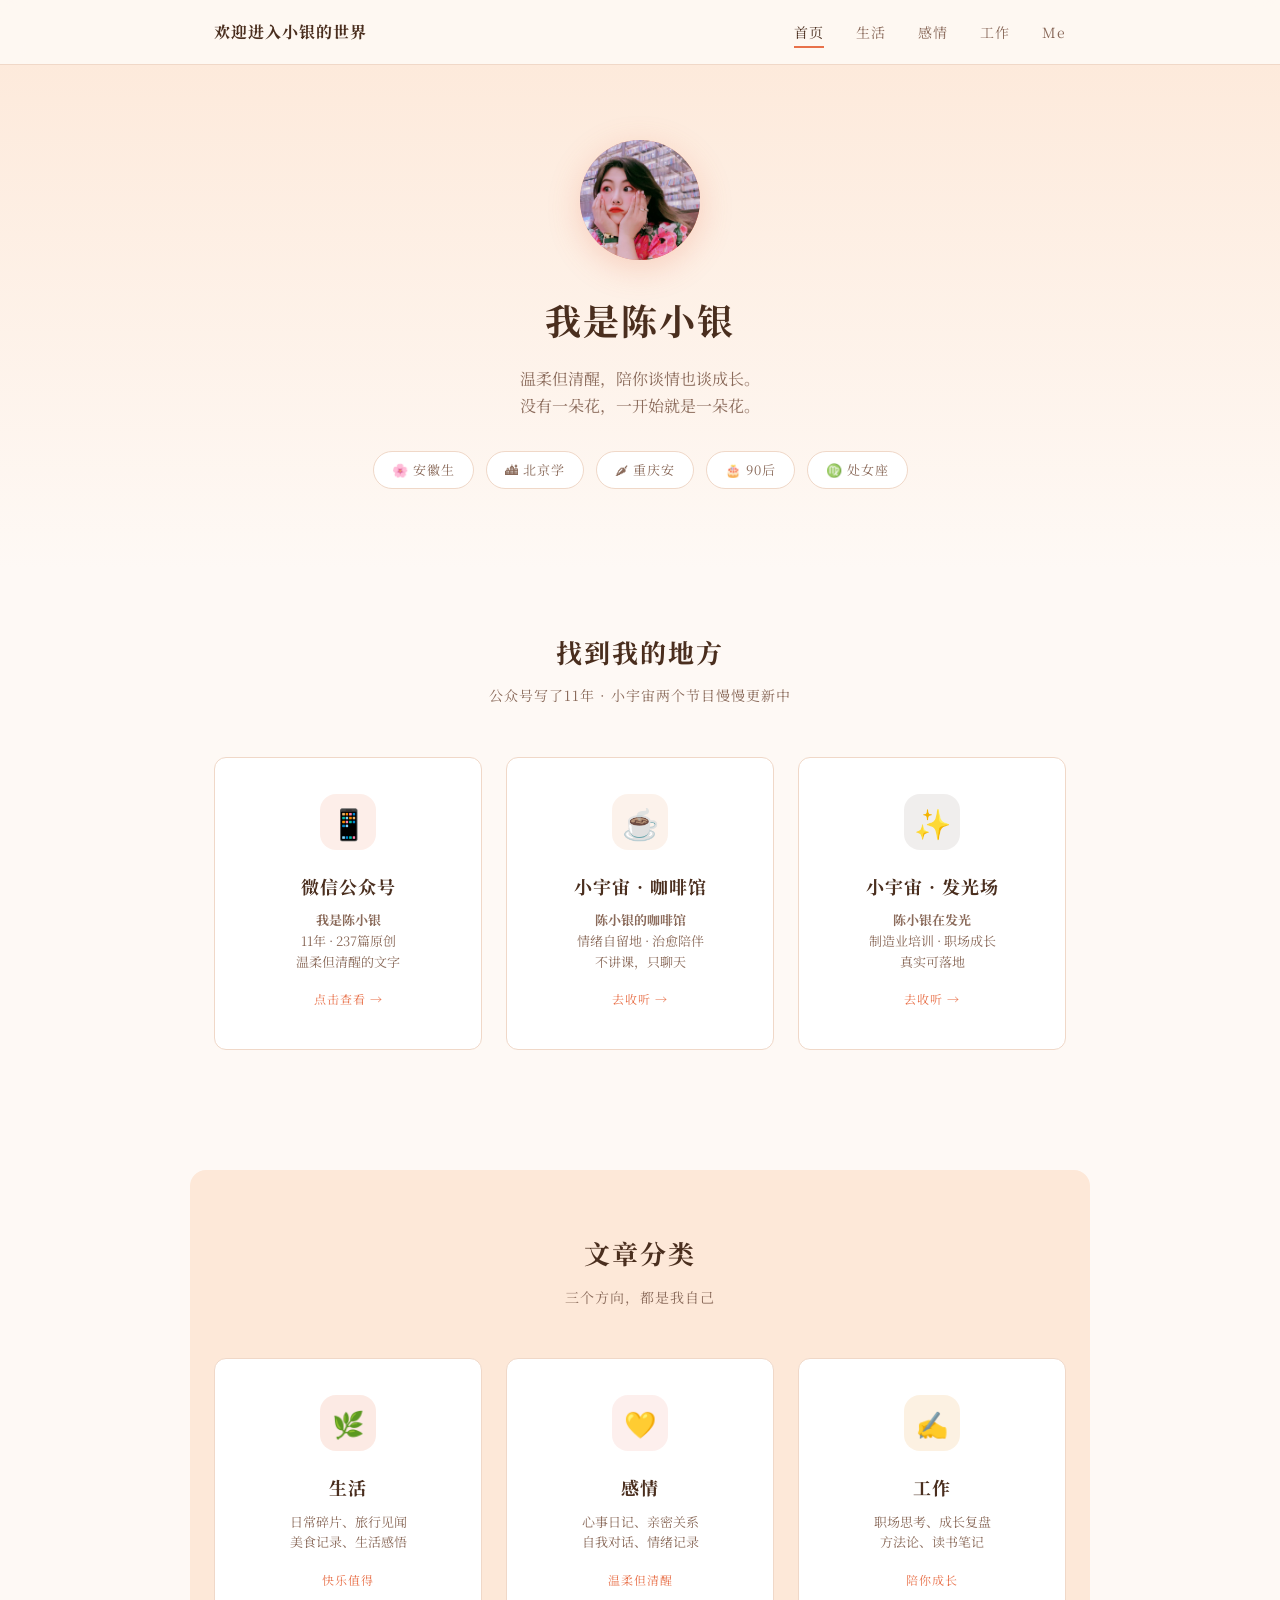
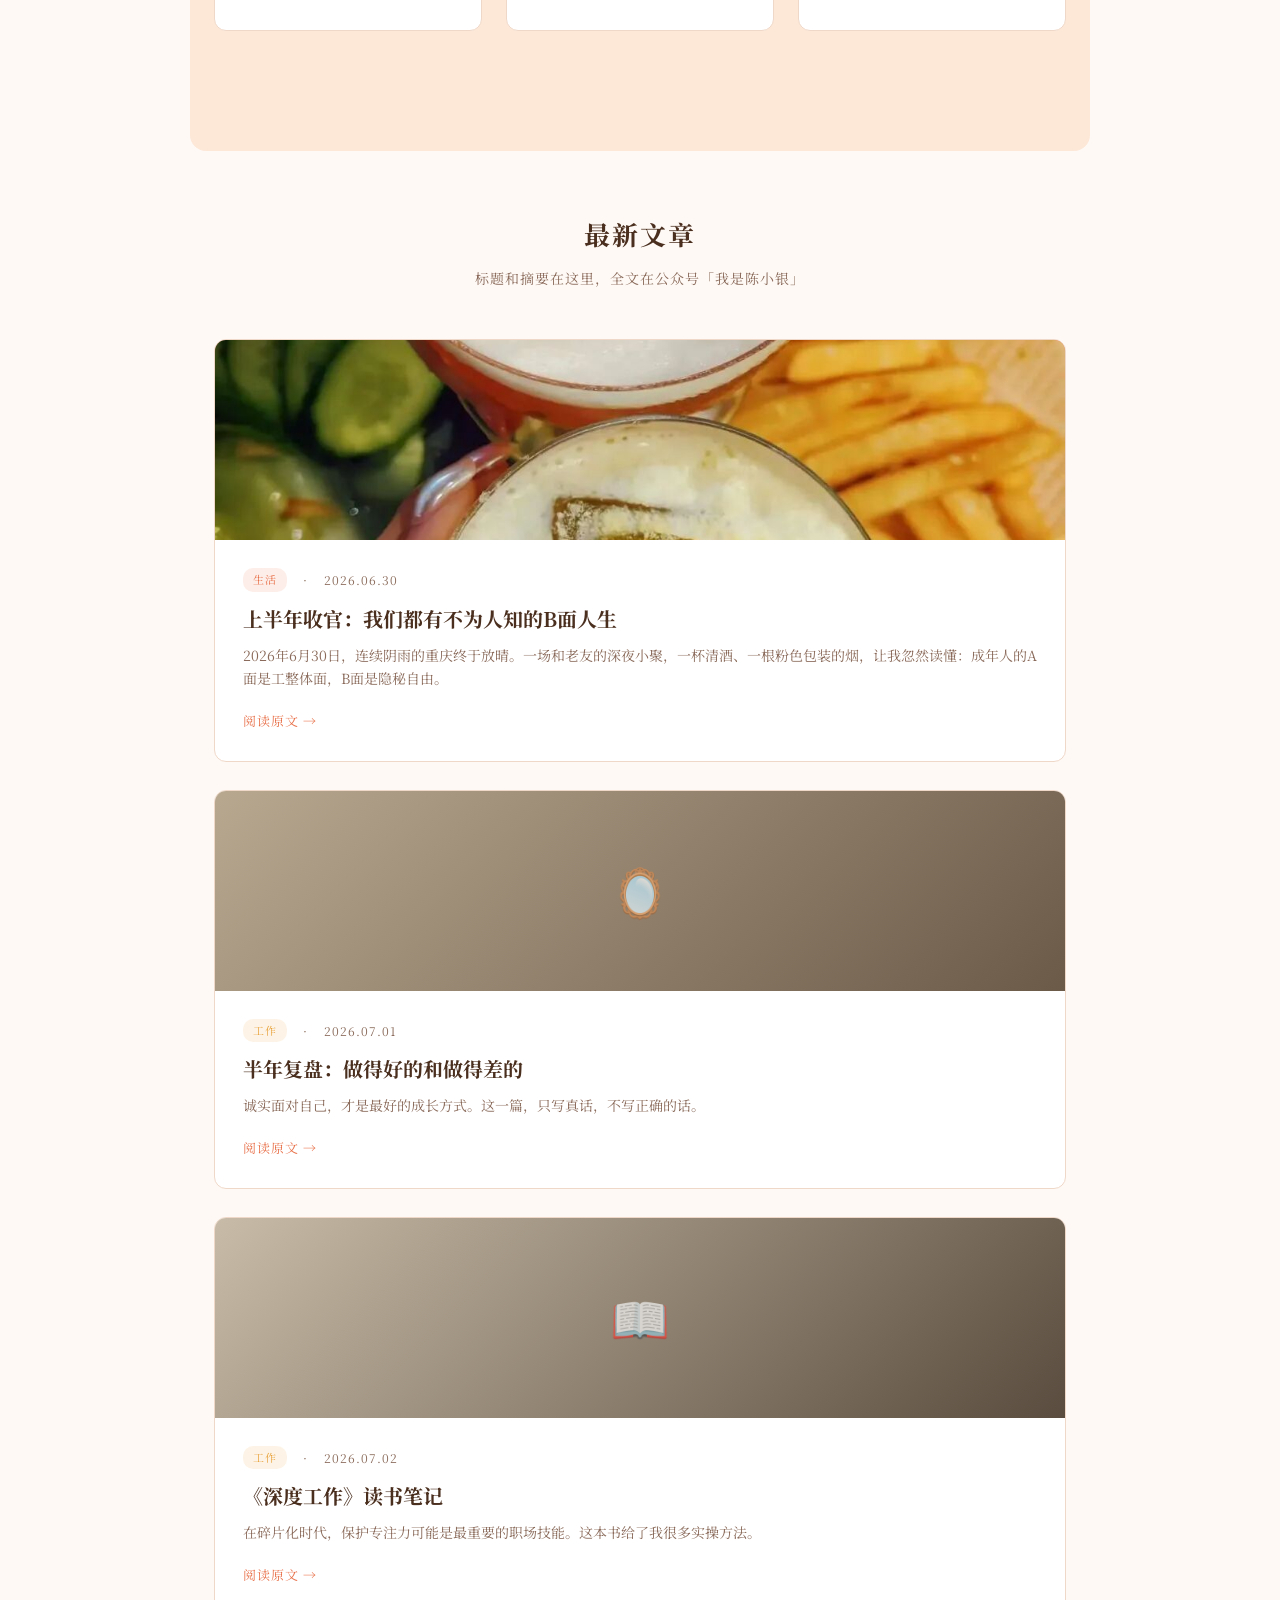
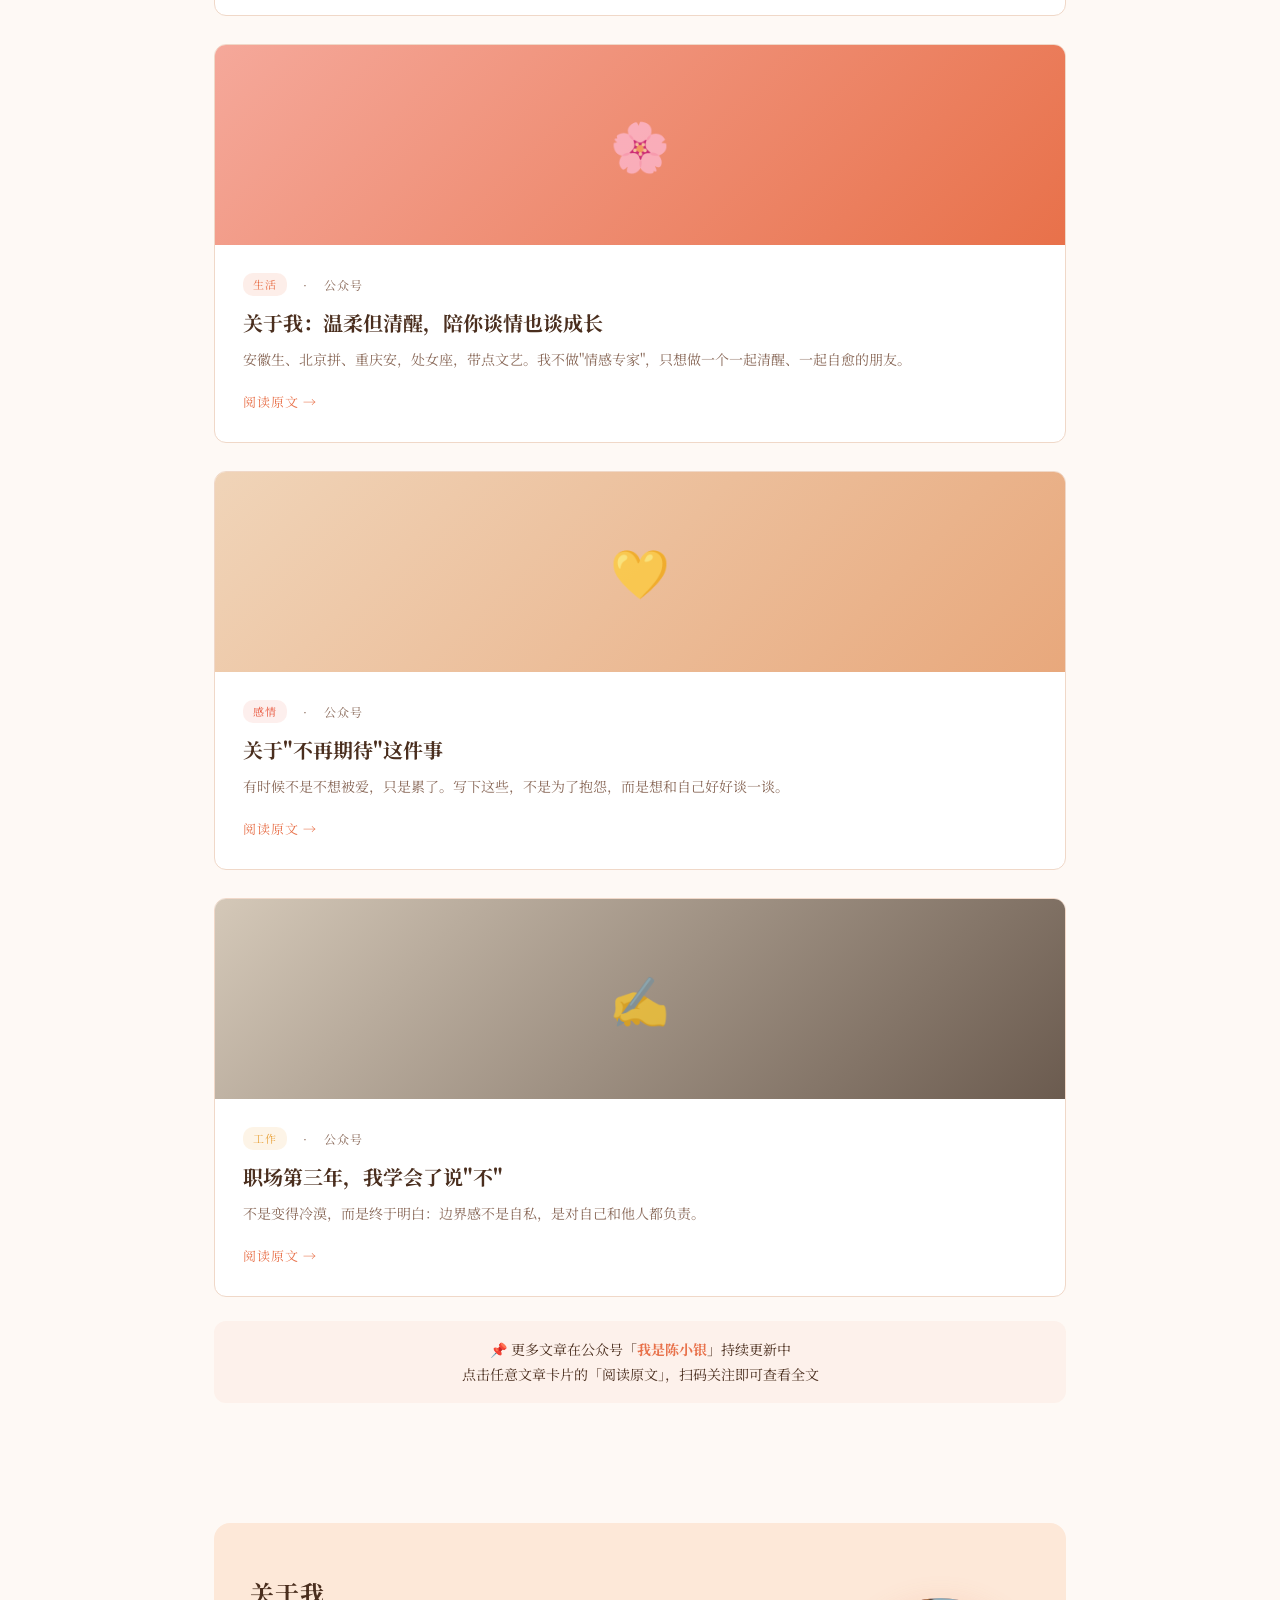
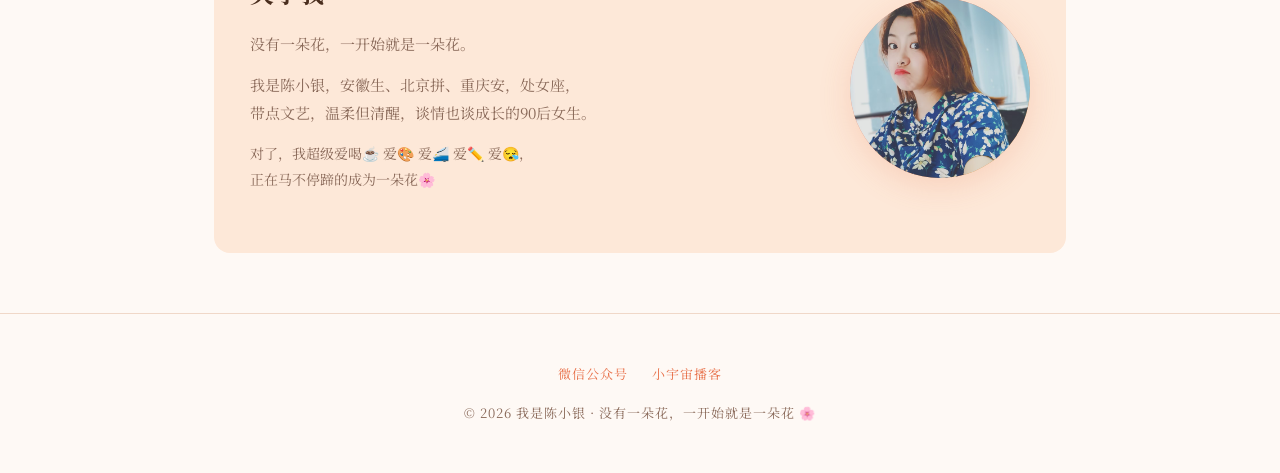
<file: index.html>
<!DOCTYPE html>
<html lang="zh-CN">
<head>
  <meta charset="UTF-8">
  <meta name="viewport" content="width=device-width, initial-scale=1.0">
  <!-- rebuild trigger -->
  <title>我是陈小银 — 生活 · 感情 · 工作</title>
  <link rel="preconnect" href="https://fonts.googleapis.com">
  <link href="https://fonts.googleapis.com/css2?family=Noto+Serif+SC:wght@400;700&family=Noto+Sans+SC:wght@400;500&display=swap" rel="stylesheet">
  <link rel="stylesheet" href="css/style.css">
</head>
<body>

<!-- ========== 导航 ========== -->
<nav class="nav" id="nav">
  <div class="nav-inner">
    <a href="index.html" class="nav-logo" style="font-size:16px;letter-spacing:1px;">欢迎进入小银的世界</a>
    <ul class="nav-links" id="navLinks">
      <li><a href="index.html" class="active">首页</a></li>
      <li><a href="life.html">生活</a></li>
      <li><a href="feelings.html">感情</a></li>
      <li><a href="work.html">工作</a></li>
      <li><a href="#about">Me</a></li>
    </ul>
    <button class="nav-toggle" id="navToggle" aria-label="菜单">
      <span></span><span></span><span></span>
    </button>
  </div>
</nav>

<!-- ========== 主页头部 ========== -->
<section class="hero" style="background:linear-gradient(180deg,#fde8d8 0%,#fef9f5 100%);">
  <div class="hero-avatar" style="width:120px;height:120px;border-radius:50%;overflow:hidden;background:linear-gradient(135deg,#f5a89a,#e8714a);box-shadow:0 8px 32px rgba(232,113,74,0.25);">
    <img src="images/hero-new.jpg" alt="陈小银" style="width:100%;height:100%;object-fit:cover;">
  </div>
  <h1>我是陈小银</h1>
  <p class="hero-tagline">
    温柔但清醒，陪你谈情也谈成长。<br>
    没有一朵花，一开始就是一朵花。
  </p>
  <div class="hero-tags">
    <a href="#about" class="tag">🌸 安徽生</a>
    <a href="#about" class="tag">🏙 北京学</a>
    <a href="#about" class="tag">🌶 重庆安</a>
    <a href="#about" class="tag">🎂 90后</a>
    <a href="#about" class="tag">♍ 处女座</a>
  </div>
</section>

<!-- ========== 各平台入口 ========== -->
<div class="section">
  <div class="section-header">
    <h2>找到我的地方</h2>
    <p>公众号写了11年 · 小宇宙两个节目慢慢更新中</p>
  </div>

  <div class="categories">
    <!-- 微信公众号 -->
    <a href="#" class="cat-card life" onclick="event.preventDefault(); document.getElementById('wechat-qrcode').style.display='flex';">
      <div class="cat-icon" style="font-size:30px;background:rgba(232,113,74,0.12);">📱</div>
      <h3>微信公众号</h3>
      <p><strong>我是陈小银</strong><br>11年 · 237篇原创<br>温柔但清醒的文字</p>
      <span class="cat-count">点击查看 →</span>
    </a>
    <!-- 小宇宙：咖啡馆 -->
    <a href="https://www.xiaoyuzhoufm.com/podcast/6983677f36cd09414476e593" target="_blank" class="cat-card feeling" id="xiaoyuzhou-life">
      <div class="cat-icon" style="font-size:30px;background:rgba(232,168,124,0.15);">☕</div>
      <h3>小宇宙 · 咖啡馆</h3>
      <p><strong>陈小银的咖啡馆</strong><br>情绪自留地 · 治愈陪伴<br>不讲课，只聊天</p>
      <span class="cat-count">去收听 →</span>
    </a>
    <!-- 小宇宙：发光 -->
    <a href="https://www.xiaoyuzhoufm.com/podcast/69836793d0784d1a7eda0f9f" target="_blank" class="cat-card work" id="xiaoyuzhou-work">
      <div class="cat-icon" style="font-size:30px;background:rgba(107,91,79,0.10);">✨</div>
      <h3>小宇宙 · 发光场</h3>
      <p><strong>陈小银在发光</strong><br>制造业培训 · 职场成长<br>真实可落地</p>
      <span class="cat-count">去收听 →</span>
    </a>
  </div>
</div>

<!-- 微信公众号弹窗（默认隐藏） -->
<div id="wechat-qrcode" style="display:none; position:fixed; top:0;left:0;right:0;bottom:0;z-index:200;background:rgba(60,50,40,0.7); align-items:center; justify-content:center;" onclick="this.style.display='none'">
  <div style="background:#fff; border-radius:16px; padding:32px; text-align:center; max-width:320px;" onclick="event.stopPropagation()">
    <img src="images/qrcode-wechat.png" alt="微信公众号二维码" style="width:220px;height:220px;object-fit:contain;border-radius:12px;margin-bottom:16px;">
    <h3 style="color:var(--brown-d);margin-bottom:8px;">📱 微信公众号</h3>
    <p style="color:var(--text-l);font-size:14px;line-height:1.6;">搜索「<strong style="color:var(--orange);">我是陈小银</strong>」关注我<br>或微信扫码直接进入 🌸</p>
    <button onclick="document.getElementById('wechat-qrcode').style.display='none'" style="margin-top:16px;padding:8px 28px;border:1px solid var(--border);border-radius:20px;background:none;color:var(--text-l);cursor:pointer;font-size:13px;">关闭</button>
  </div>
</div>

<!-- ========== 文章分类 ========== -->
<div class="section" style="background:var(--warm); border-radius:16px;">
  <div class="section-header">
    <h2>文章分类</h2>
    <p>三个方向，都是我自己</p>
  </div>

  <div class="categories">
    <!-- 生活 -->
    <a href="life.html" class="cat-card life">
      <div class="cat-icon">🌿</div>
      <h3>生活</h3>
      <p>日常碎片、旅行见闻<br>美食记录、生活感悟</p>
      <span class="cat-count">快乐值得</span>
    </a>
    <!-- 感情 -->
    <a href="feelings.html" class="cat-card feeling">
      <div class="cat-icon">💛</div>
      <h3>感情</h3>
      <p>心事日记、亲密关系<br>自我对话、情绪记录</p>
      <span class="cat-count">温柔但清醒</span>
    </a>
    <!-- 工作 -->
    <a href="work.html" class="cat-card work">
      <div class="cat-icon">✍️</div>
      <h3>工作</h3>
      <p>职场思考、成长复盘<br>方法论、读书笔记</p>
      <span class="cat-count">陪你成长</span>
    </a>
  </div>
</div>

<!-- ========== 最新文章 ========== -->
<div class="section">
  <div class="section-header">
    <h2>最新文章</h2>
    <p>标题和摘要在这里，全文在公众号「我是陈小银」</p>
  </div>

  <div class="article-list">

    <!-- 文章1：上半年收官 -->
    <a href="articles/life-2026-h1.html" style="text-decoration:none;color:inherit;display:block;">
    <div class="article-card">
      <div class="article-thumb" style="background:url('images/life-2026-h1.jpeg') center/cover no-repeat,linear-gradient(135deg,#f5a89a,#e8714a);"></div>
      <div class="article-body">
        <div class="article-meta">
          <span class="article-cat life">生活</span>
          <span class="dot"></span>
          <span>2026.06.30</span>
        </div>
        <h3>上半年收官：我们都有不为人知的B面人生</h3>
        <p>2026年6月30日，连续阴雨的重庆终于放晴。一场和老友的深夜小聚，一杯清酒、一根粉色包装的烟，让我忽然读懂：成年人的A面是工整体面，B面是隐秘自由。</p>
        <span class="article-link" style="color:var(--orange);">阅读原文 →</span>
      </div>
    </div>
    </a>

    <!-- 文章2：半年复盘 -->
    <a href="articles/work-2026-h1.html" style="text-decoration:none;color:inherit;display:block;">
    <div class="article-card">
      <div class="article-thumb" style="background:linear-gradient(135deg,#b8a890,#6b5a48);">🪞</div>
      <div class="article-body">
        <div class="article-meta">
          <span class="article-cat work">工作</span>
          <span class="dot"></span>
          <span>2026.07.01</span>
        </div>
        <h3>半年复盘：做得好的和做得差的</h3>
        <p>诚实面对自己，才是最好的成长方式。这一篇，只写真话，不写正确的话。</p>
        <span class="article-link" style="color:var(--orange);">阅读原文 →</span>
      </div>
    </div>
    </a>

    <!-- 文章3：深度工作 -->
    <a href="articles/work-deepwork.html" style="text-decoration:none;color:inherit;display:block;">
    <div class="article-card">
      <div class="article-thumb" style="background:linear-gradient(135deg,#c8bca8,#5a4c3e);">📖</div>
      <div class="article-body">
        <div class="article-meta">
          <span class="article-cat work">工作</span>
          <span class="dot"></span>
          <span>2026.07.02</span>
        </div>
        <h3>《深度工作》读书笔记</h3>
        <p>在碎片化时代，保护专注力可能是最重要的职场技能。这本书给了我很多实操方法。</p>
        <span class="article-link" style="color:var(--orange);">阅读原文 →</span>
      </div>
    </div>
    </a>

    <!-- 文章4：关于我 -->
    <div class="article-card" onclick="document.getElementById('wechat-qrcode').style.display='flex';" style="cursor:pointer;">
      <div class="article-thumb" style="background:linear-gradient(135deg,#f5a89a,#e8714a);">🌸</div>
      <div class="article-body">
        <div class="article-meta">
          <span class="article-cat life">生活</span>
          <span class="dot"></span>
          <span>公众号</span>
        </div>
        <h3>关于我：温柔但清醒，陪你谈情也谈成长</h3>
        <p>安徽生、北京拼、重庆安，处女座，带点文艺。我不做"情感专家"，只想做一个一起清醒、一起自愈的朋友。</p>
        <span class="article-link" style="color:var(--orange);">阅读原文 →</span>
      </div>
    </div>

    <!-- 文章4 -->
    <div class="article-card" onclick="document.getElementById('wechat-qrcode').style.display='flex';" style="cursor:pointer;">
      <div class="article-thumb" style="background:linear-gradient(135deg,#f0d4b8,#e8a87c);">💛</div>
      <div class="article-body">
        <div class="article-meta">
          <span class="article-cat feeling">感情</span>
          <span class="dot"></span>
          <span>公众号</span>
        </div>
        <h3>关于"不再期待"这件事</h3>
        <p>有时候不是不想被爱，只是累了。写下这些，不是为了抱怨，而是想和自己好好谈一谈。</p>
        <span class="article-link" style="color:var(--orange);">阅读原文 →</span>
      </div>
    </div>

    <!-- 文章5 -->
    <div class="article-card" onclick="document.getElementById('wechat-qrcode').style.display='flex';" style="cursor:pointer;">
      <div class="article-thumb" style="background:linear-gradient(135deg,#d4c8b8,#6b5b4f);">✍️</div>
      <div class="article-body">
        <div class="article-meta">
          <span class="article-cat work">工作</span>
          <span class="dot"></span>
          <span>公众号</span>
        </div>
        <h3>职场第三年，我学会了说"不"</h3>
        <p>不是变得冷漠，而是终于明白：边界感不是自私，是对自己和他人都负责。</p>
        <span class="article-link" style="color:var(--orange);">阅读原文 →</span>
      </div>
    </div>

  </div>

  <!-- 更多文章提示 -->
  <div style="text-align:center;margin-top:24px;padding:16px;background:rgba(232,113,74,0.06);border-radius:12px;">
    <p style="color:var(--brown-d);font-size:14px;line-height:1.8;">📌 更多文章在公众号「<strong style="color:var(--orange);">我是陈小银</strong>」持续更新中<br>点击任意文章卡片的「阅读原文」，扫码关注即可查看全文</p>
  </div>
</div>

<!-- ========== 关于我 ========== -->
<div class="section" id="about">
  <div class="about">
    <div class="about-text">
      <h2>关于我</h2>
      <p style="font-size:15px;line-height:1.9;">
        没有一朵花，一开始就是一朵花。
      </p>
      <p style="margin-top:8px;">
        我是陈小银，安徽生、北京拼、重庆安，处女座，<br>
        带点文艺，温柔但清醒，谈情也谈成长的90后女生。
      </p>
      <p style="margin-top:12px;color:var(--text-l);font-size:14px;">
        对了，我超级爱喝☕️ 爱🎨 爱🚄 爱✏️ 爱😪，<br>
        正在马不停蹄的成为一朵花🌸
      </p>
    </div>
    <div class="about-img" style="width:180px;height:180px;border-radius:50%;overflow:hidden;background:linear-gradient(135deg,#f5a89a,#e8714a,#e8a33d);box-shadow:0 8px 32px rgba(232,113,74,0.20);">
      <img src="images/about-real.png" alt="陈小银" style="width:100%;height:100%;object-fit:cover;">
    </div>
  </div>
</div>

<!-- ========== 页脚 ========== -->
<footer class="footer">
  <div class="footer-links">
    <a href="#" onclick="event.preventDefault(); document.getElementById('wechat-qrcode').style.display='flex';">微信公众号</a>
    <a href="https://www.xiaoyuzhoufm.com" target="_blank">小宇宙播客</a>
  </div>
  <p>© 2026 我是陈小银 · 没有一朵花，一开始就是一朵花 🌸</p>
</footer>

<script>
  // 导航滚动阴影
  window.addEventListener('scroll', () => {
    document.getElementById('nav').classList.toggle('scrolled', window.scrollY > 10);
  });

  // 手机菜单
  const toggle = document.getElementById('navToggle');
  const links  = document.getElementById('navLinks');
  toggle.addEventListener('click', () => {
    toggle.classList.toggle('open');
    links.classList.toggle('open');
  });
</script>

</body>
</html>
</file>
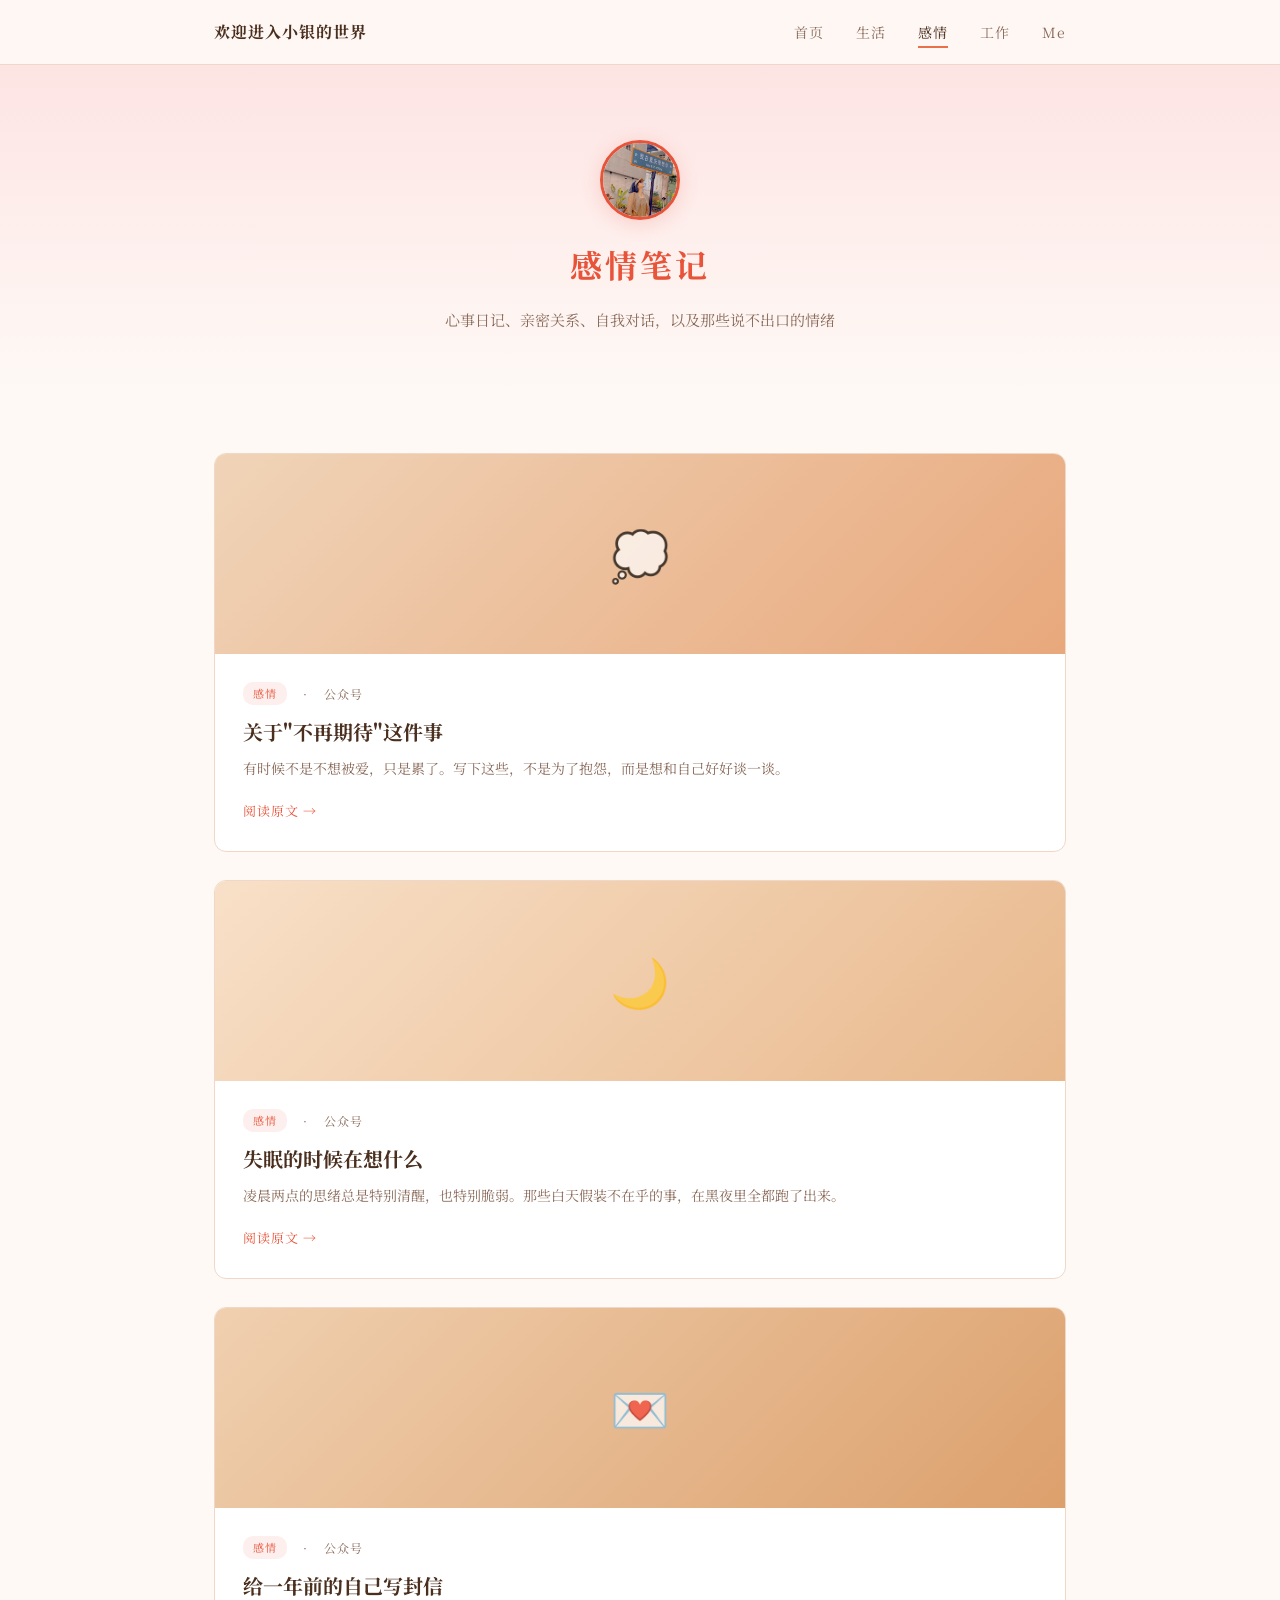
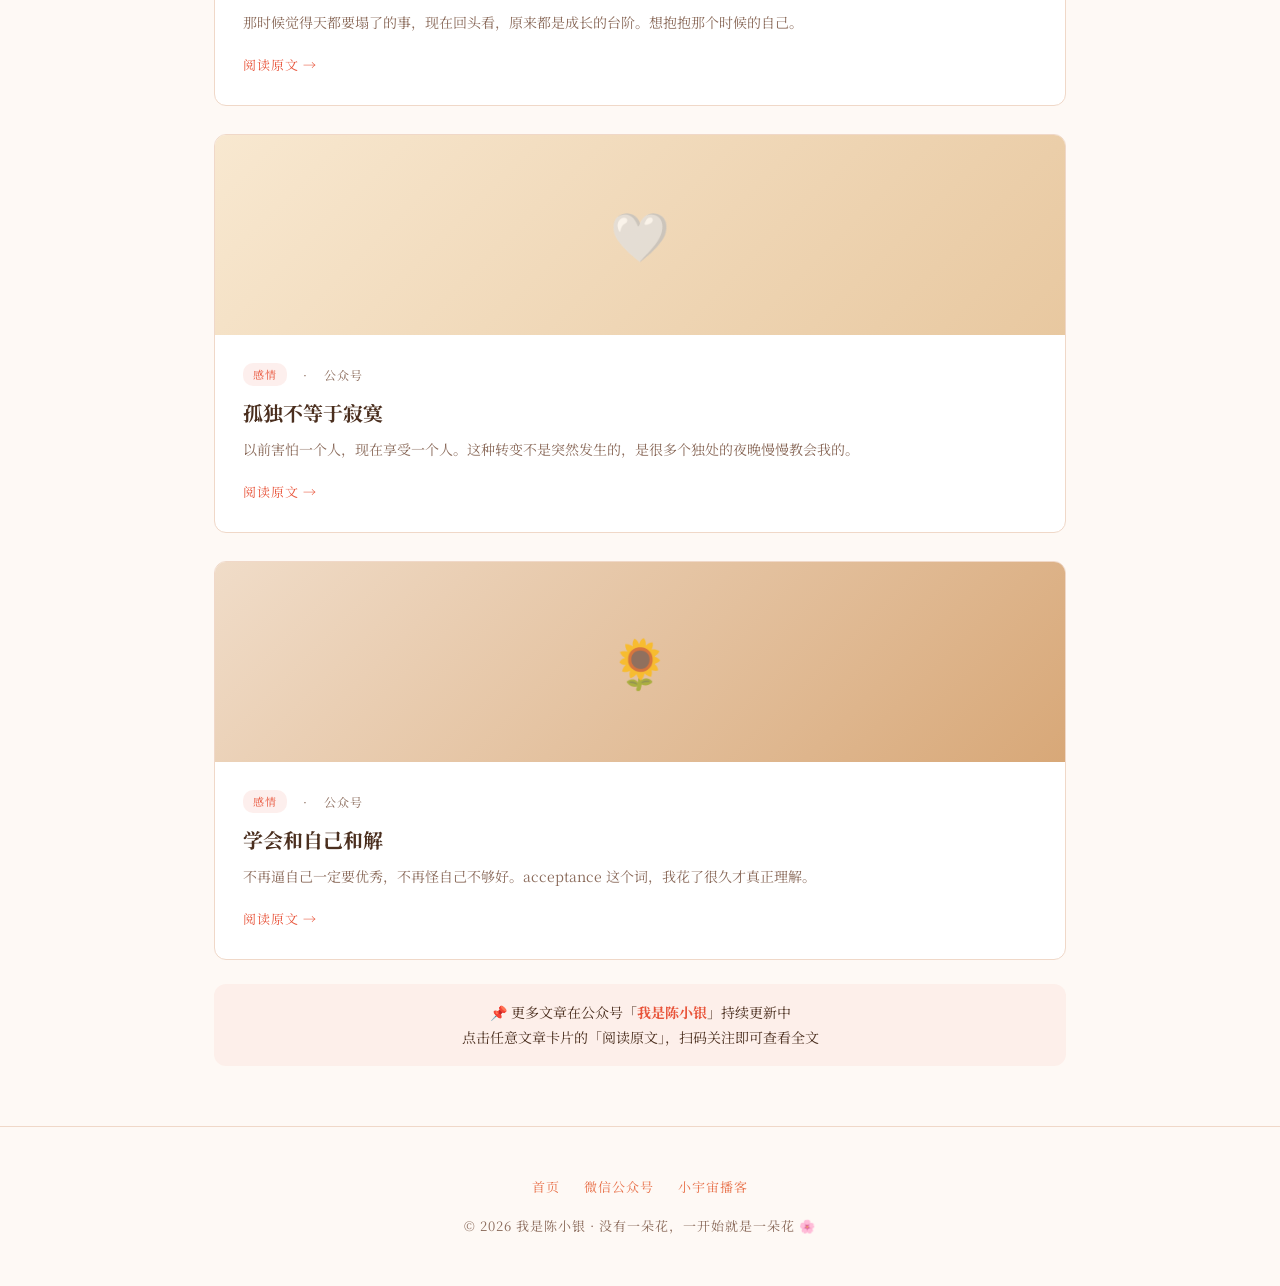
<file: feelings.html>
<!DOCTYPE html>
<html lang="zh-CN">
<head>
  <meta charset="UTF-8">
  <meta name="viewport" content="width=device-width, initial-scale=1.0">
  <title>感情 — 我是陈小银</title>
  <link href="https://fonts.googleapis.com/css2?family=Noto+Serif+SC:wght@400;700&display=swap" rel="stylesheet">
  <link rel="stylesheet" href="css/style.css">
</head>
<body>

<nav class="nav" id="nav">
  <div class="nav-inner">
    <a href="index.html" class="nav-logo" style="font-size:16px;letter-spacing:1px;">欢迎进入小银的世界</a>
    <ul class="nav-links" id="navLinks">
      <li><a href="index.html">首页</a></li>
      <li><a href="life.html">生活</a></li>
      <li><a href="feelings.html" class="active">感情</a></li>
      <li><a href="work.html">工作</a></li>
      <li><a href="index.html#about">Me</a></li>
    </ul>
    <button class="nav-toggle" id="navToggle"><span></span><span></span><span></span></button>
  </div>
</nav>

<section class="cat-hero" style="background:linear-gradient(180deg,#fde0e0,var(--cream));">
  <div style="width:80px;height:80px;border-radius:50%;overflow:hidden;margin:0 auto 16px;box-shadow:0 4px 20px rgba(232,84,58,0.2);border:3px solid var(--coral);">
    <img src="../images/feelings-hero.png" alt="" style="width:100%;height:100%;object-fit:cover;">
  </div>
  <h1 style="color:var(--coral);">感情笔记</h1>
  <p>心事日记、亲密关系、自我对话，以及那些说不出口的情绪</p>
</section>

<div class="section">
  <div class="article-list">

    <div class="article-card" onclick="document.getElementById('wechat-qrcode').style.display='flex';" style="cursor:pointer;">
      <div class="article-thumb" style="background:linear-gradient(135deg,#f0d4b8,#e8a87c);">💭</div>
      <div class="article-body">
        <div class="article-meta">
          <span class="article-cat feeling">感情</span>
          <span class="dot"></span>
          <span>公众号</span>
        </div>
        <h3>关于"不再期待"这件事</h3>
        <p>有时候不是不想被爱，只是累了。写下这些，不是为了抱怨，而是想和自己好好谈一谈。</p>
        <span class="article-link" style="color:var(--coral);">阅读原文 →</span>
      </div>
    </div>

    <div class="article-card" onclick="document.getElementById('wechat-qrcode').style.display='flex';" style="cursor:pointer;">
      <div class="article-thumb" style="background:linear-gradient(135deg,#f8e0c8,#e8b88c);">🌙</div>
      <div class="article-body">
        <div class="article-meta">
          <span class="article-cat feeling">感情</span>
          <span class="dot"></span>
          <span>公众号</span>
        </div>
        <h3>失眠的时候在想什么</h3>
        <p>凌晨两点的思绪总是特别清醒，也特别脆弱。那些白天假装不在乎的事，在黑夜里全都跑了出来。</p>
        <span class="article-link" style="color:var(--coral);">阅读原文 →</span>
      </div>
    </div>

    <div class="article-card" onclick="document.getElementById('wechat-qrcode').style.display='flex';" style="cursor:pointer;">
      <div class="article-thumb" style="background:linear-gradient(135deg,#f0d0b0,#dca06c);">💌</div>
      <div class="article-body">
        <div class="article-meta">
          <span class="article-cat feeling">感情</span>
          <span class="dot"></span>
          <span>公众号</span>
        </div>
        <h3>给一年前的自己写封信</h3>
        <p>那时候觉得天都要塌了的事，现在回头看，原来都是成长的台阶。想抱抱那个时候的自己。</p>
        <span class="article-link" style="color:var(--coral);">阅读原文 →</span>
      </div>
    </div>

    <div class="article-card" onclick="document.getElementById('wechat-qrcode').style.display='flex';" style="cursor:pointer;">
      <div class="article-thumb" style="background:linear-gradient(135deg,#f8e8d0,#e8c8a0);">🤍</div>
      <div class="article-body">
        <div class="article-meta">
          <span class="article-cat feeling">感情</span>
          <span class="dot"></span>
          <span>公众号</span>
        </div>
        <h3>孤独不等于寂寞</h3>
        <p>以前害怕一个人，现在享受一个人。这种转变不是突然发生的，是很多个独处的夜晚慢慢教会我的。</p>
        <span class="article-link" style="color:var(--coral);">阅读原文 →</span>
      </div>
    </div>

    <div class="article-card" onclick="document.getElementById('wechat-qrcode').style.display='flex';" style="cursor:pointer;">
      <div class="article-thumb" style="background:linear-gradient(135deg,#f0dcc8,#d8a878);">🌻</div>
      <div class="article-body">
        <div class="article-meta">
          <span class="article-cat feeling">感情</span>
          <span class="dot"></span>
          <span>公众号</span>
        </div>
        <h3>学会和自己和解</h3>
        <p>不再逼自己一定要优秀，不再怪自己不够好。acceptance 这个词，我花了很久才真正理解。</p>
        <span class="article-link" style="color:var(--coral);">阅读原文 →</span>
      </div>
    </div>

  </div>

  <div style="text-align:center;margin-top:24px;padding:16px;background:rgba(232,84,58,0.06);border-radius:12px;">
    <p style="color:var(--brown-d);font-size:14px;line-height:1.8;">📌 更多文章在公众号「<strong style="color:var(--coral);">我是陈小银</strong>」持续更新中<br>点击任意文章卡片的「阅读原文」，扫码关注即可查看全文</p>
  </div>
</div>

<!-- 微信公众号弹窗（默认隐藏） -->
<div id="wechat-qrcode" style="display:none; position:fixed; top:0;left:0;right:0;bottom:0;z-index:200;background:rgba(60,50,40,0.7); align-items:center; justify-content:center;" onclick="this.style.display='none'">
  <div style="background:#fff; border-radius:16px; padding:32px; text-align:center; max-width:320px;" onclick="event.stopPropagation()">
    <img src="../images/qrcode-wechat.png" alt="微信公众号二维码" style="width:220px;height:220px;object-fit:contain;border-radius:12px;margin-bottom:16px;">
    <h3 style="color:var(--brown-d);margin-bottom:8px;">📱 在公众号看全文</h3>
    <p style="color:var(--text-l);font-size:14px;line-height:1.6;">搜索「<strong style="color:var(--coral);">我是陈小银</strong>」关注我<br>或微信扫码直接进入 🌸</p>
    <button onclick="document.getElementById('wechat-qrcode').style.display='none'" style="margin-top:16px;padding:8px 28px;border:1px solid var(--border);border-radius:20px;background:none;color:var(--text-l);cursor:pointer;font-size:13px;">关闭</button>
  </div>
</div>

<footer class="footer">
  <div class="footer-links">
    <a href="../index.html">首页</a>
    <a href="#" onclick="event.preventDefault(); document.getElementById('wechat-qrcode').style.display='flex';">微信公众号</a>
    <a href="https://www.xiaoyuzhoufm.com" target="_blank">小宇宙播客</a>
  </div>
  <p>© 2026 我是陈小银 · 没有一朵花，一开始就是一朵花 🌸</p>
</footer>

<script>
  window.addEventListener('scroll', () => {
    document.getElementById('nav').classList.toggle('scrolled', window.scrollY > 10);
  });
  const t = document.getElementById('navToggle');
  const l = document.getElementById('navLinks');
  t.addEventListener('click', () => { t.classList.toggle('open'); l.classList.toggle('open'); });
</script>
</body>
</html>
</file>
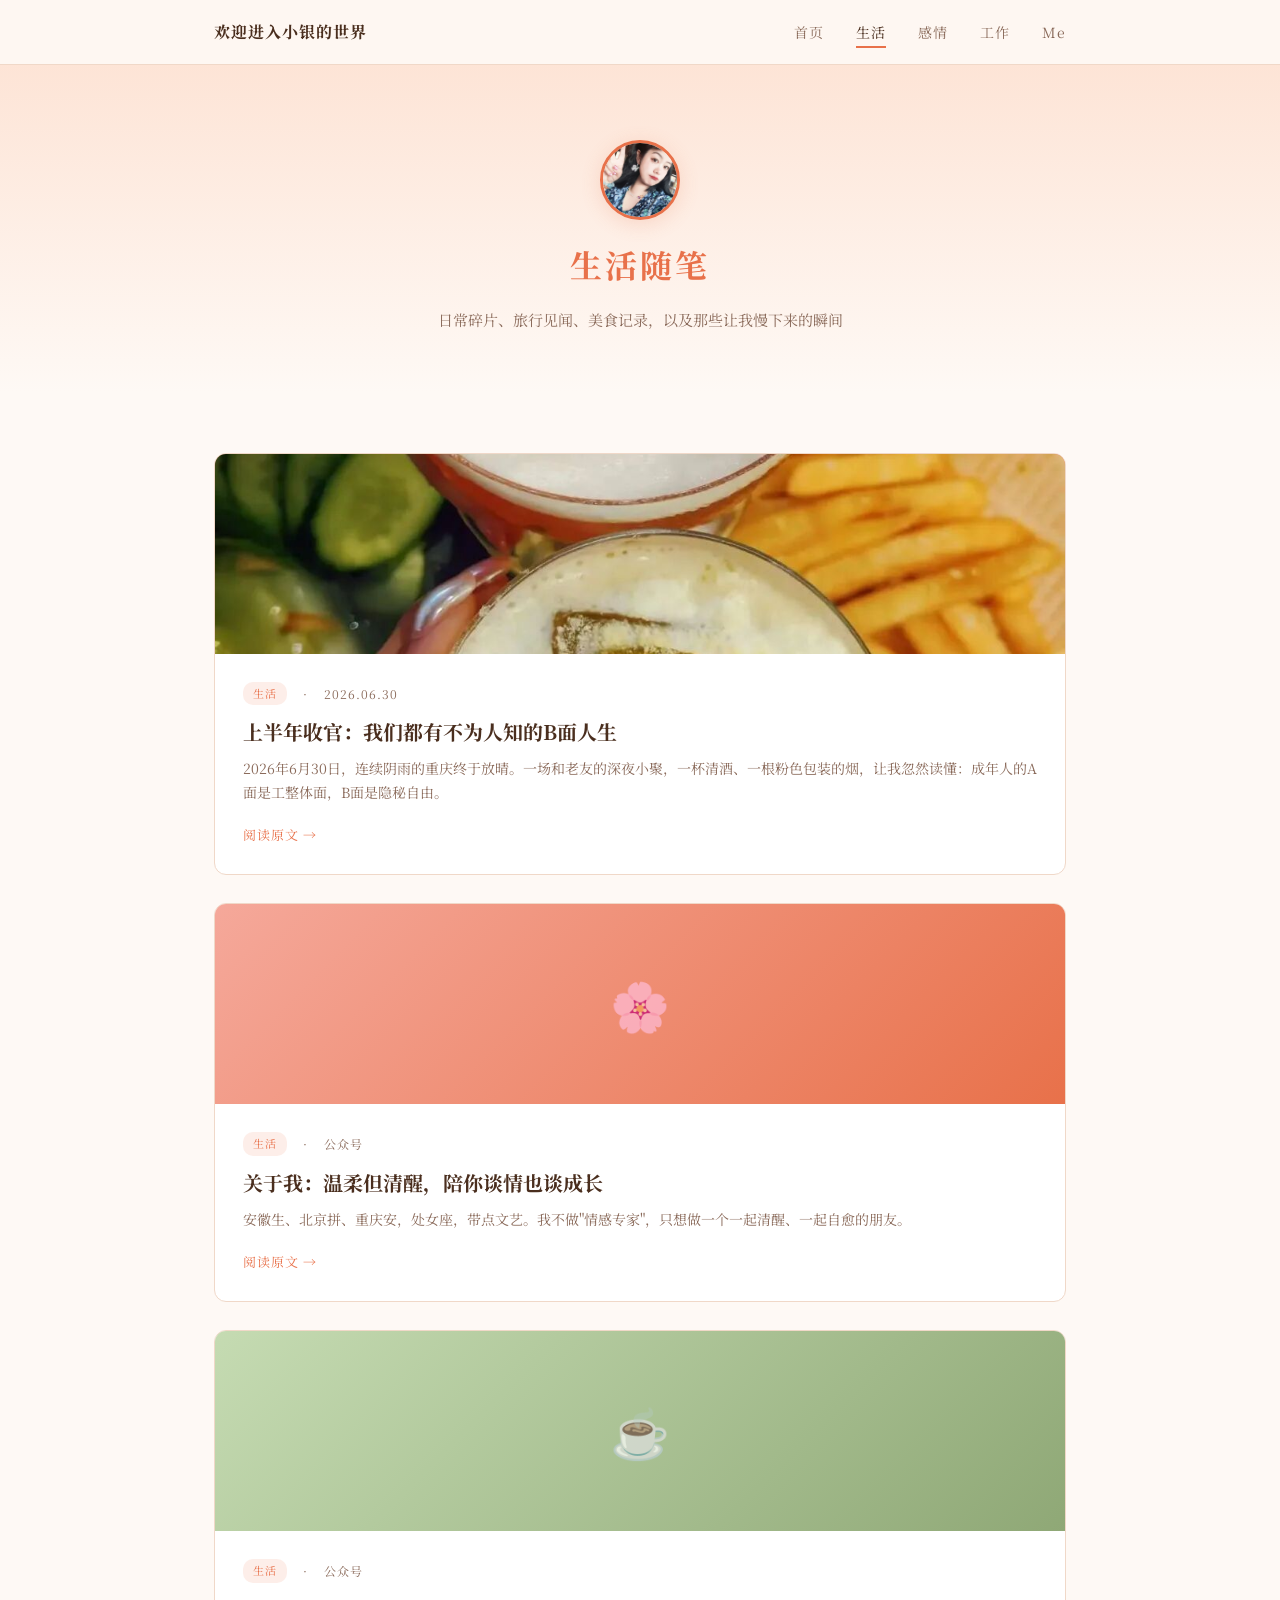
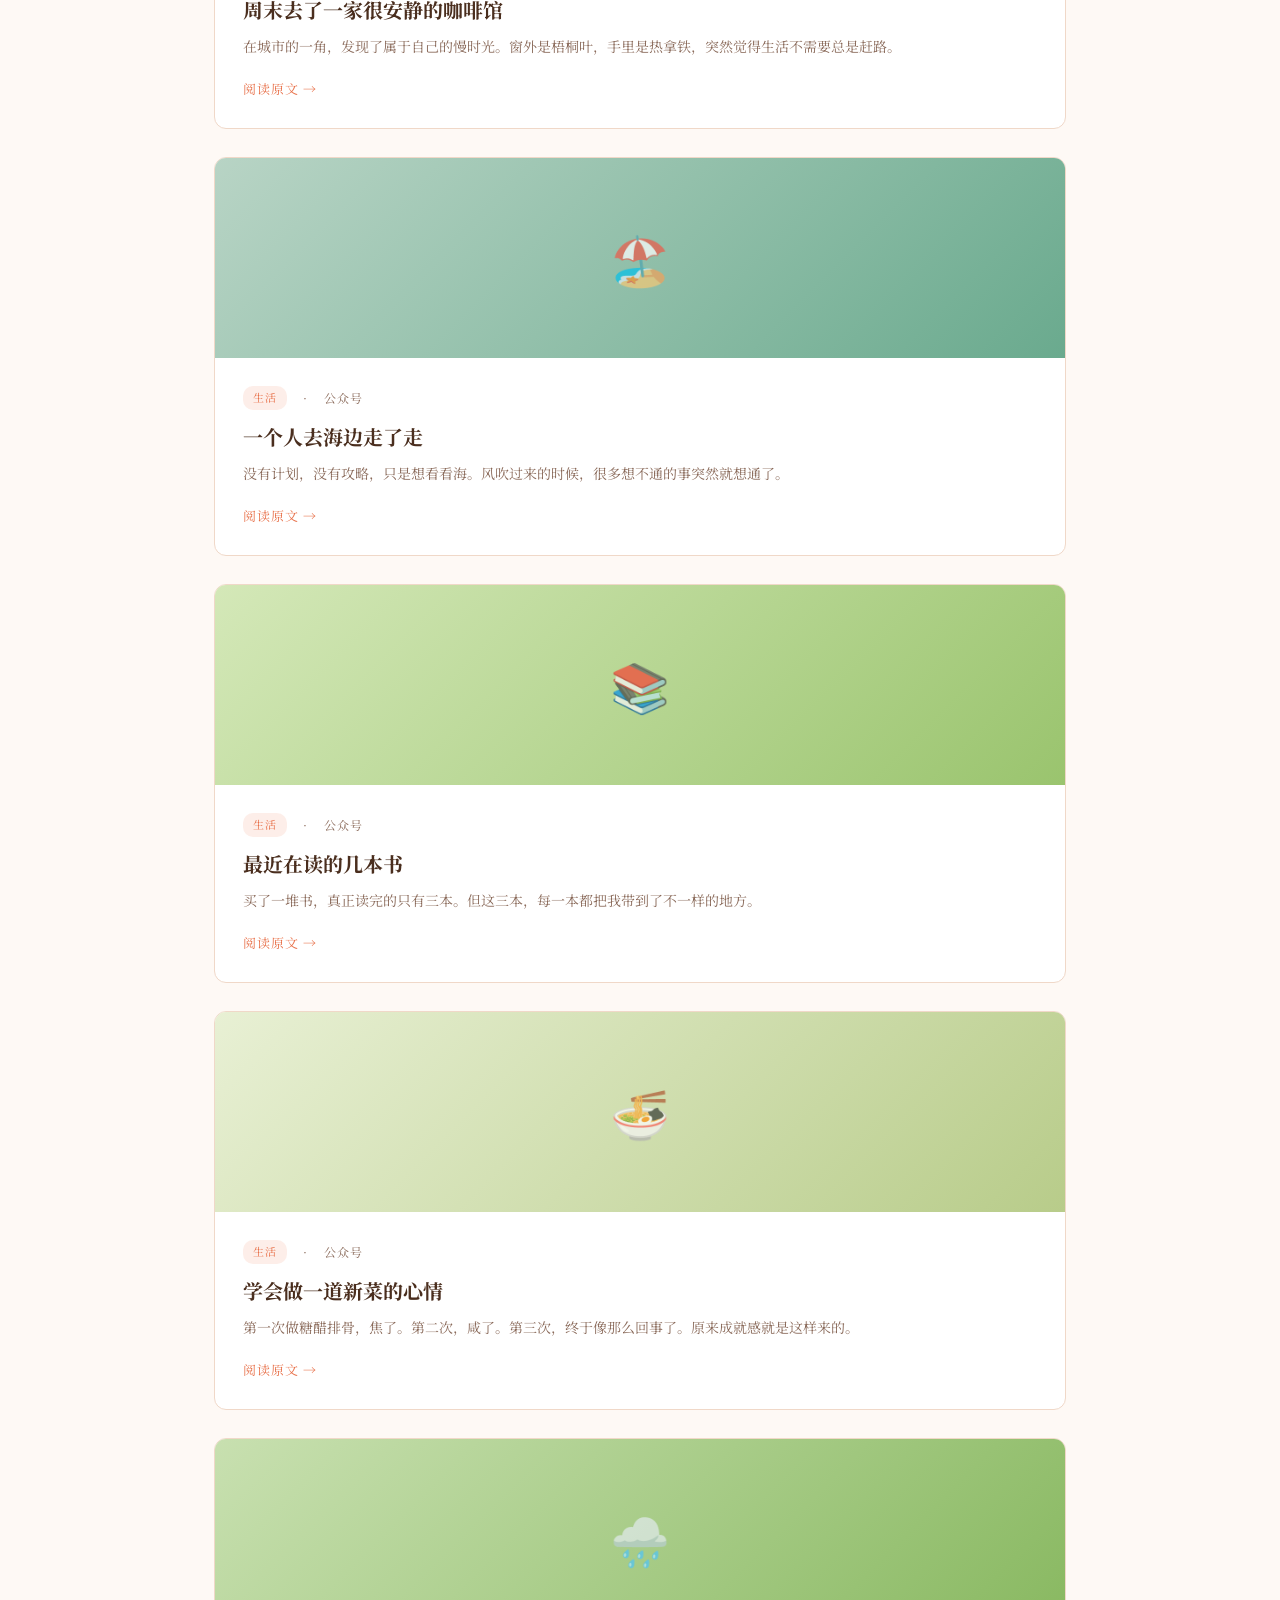
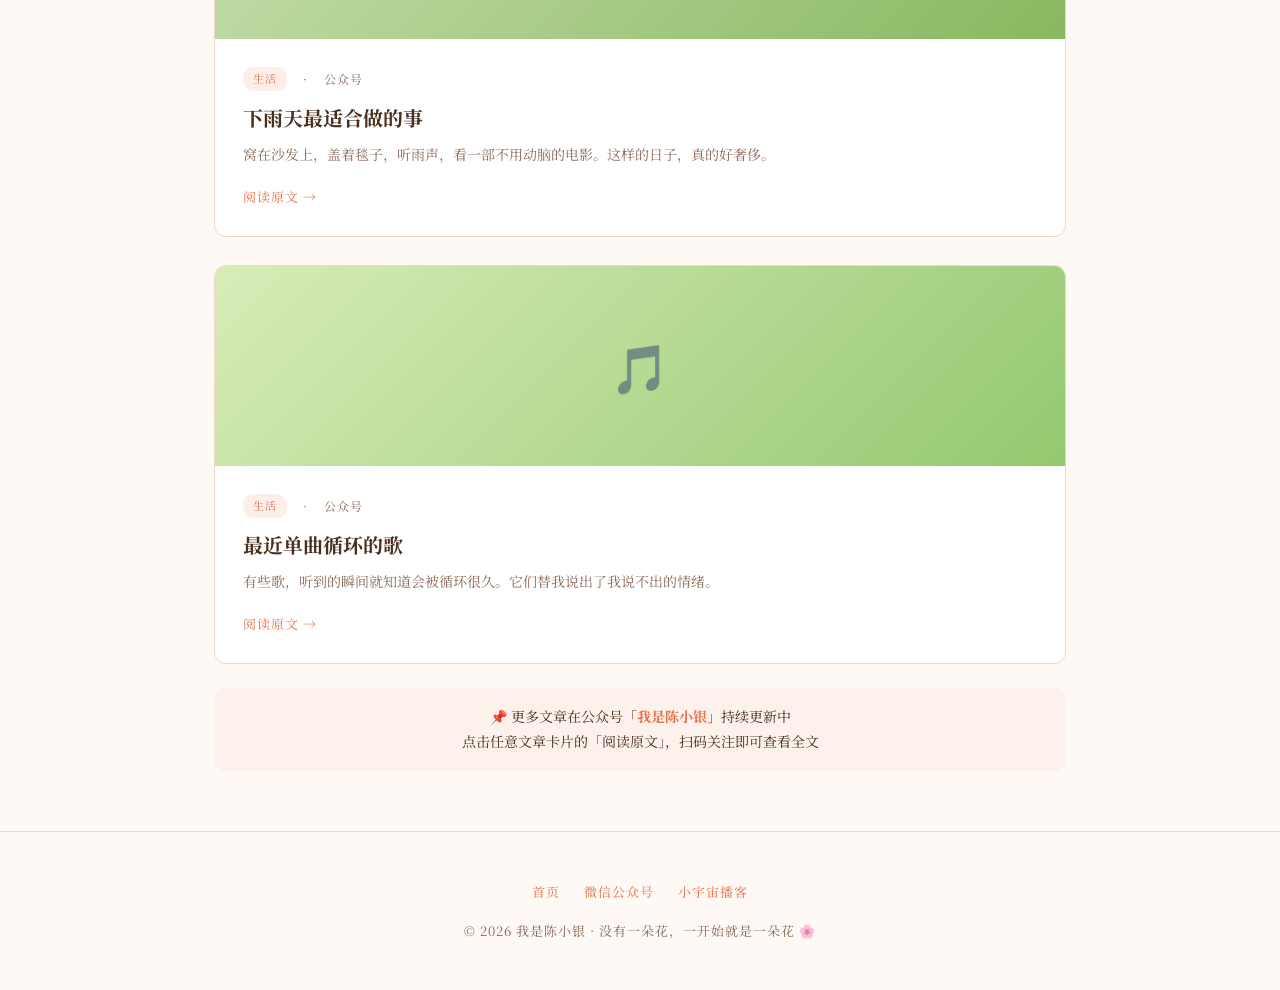
<file: life.html>
<!DOCTYPE html>
<html lang="zh-CN">
<head>
  <meta charset="UTF-8">
  <meta name="viewport" content="width=device-width, initial-scale=1.0">
  <title>生活 — 我是陈小银</title>
  <link href="https://fonts.googleapis.com/css2?family=Noto+Serif+SC:wght@400;700&display=swap" rel="stylesheet">
  <link rel="stylesheet" href="css/style.css">
</head>
<body>

<nav class="nav" id="nav">
  <div class="nav-inner">
    <a href="index.html" class="nav-logo" style="font-size:16px;letter-spacing:1px;">欢迎进入小银的世界</a>
    <ul class="nav-links" id="navLinks">
      <li><a href="index.html">首页</a></li>
      <li><a href="life.html" class="active">生活</a></li>
      <li><a href="feelings.html">感情</a></li>
      <li><a href="work.html">工作</a></li>
      <li><a href="index.html#about">Me</a></li>
    </ul>
    <button class="nav-toggle" id="navToggle"><span></span><span></span><span></span></button>
  </div>
</nav>

<section class="cat-hero" style="background:linear-gradient(180deg,#fde0d0,var(--cream));">
  <div style="width:80px;height:80px;border-radius:50%;overflow:hidden;margin:0 auto 16px;box-shadow:0 4px 20px rgba(232,113,74,0.2);border:3px solid var(--orange);">
    <img src="../images/life-hero.png" alt="" style="width:100%;height:100%;object-fit:cover;">
  </div>
  <h1 style="color:var(--orange);">生活随笔</h1>
  <p>日常碎片、旅行见闻、美食记录，以及那些让我慢下来的瞬间</p>
</section>

<div class="section">
  <div class="article-list">

    <a href="articles/life-2026-h1.html" style="text-decoration:none;color:inherit;display:block;">
    <div class="article-card">
      <div class="article-thumb" style="background:url('images/life-2026-h1.jpeg') center/cover no-repeat,linear-gradient(135deg,#f5a89a,#e8714a);"></div>
      <div class="article-body">
        <div class="article-meta">
          <span class="article-cat life">生活</span>
          <span class="dot"></span>
          <span>2026.06.30</span>
        </div>
        <h3>上半年收官：我们都有不为人知的B面人生</h3>
        <p>2026年6月30日，连续阴雨的重庆终于放晴。一场和老友的深夜小聚，一杯清酒、一根粉色包装的烟，让我忽然读懂：成年人的A面是工整体面，B面是隐秘自由。</p>
        <span class="article-link" style="color:var(--orange);">阅读原文 →</span>
      </div>
    </div>
    </a>

    <div class="article-card" onclick="document.getElementById('wechat-qrcode').style.display='flex';" style="cursor:pointer;">
      <div class="article-thumb" style="background:linear-gradient(135deg,#f5a89a,#e8714a);">🌸</div>
      <div class="article-body">
        <div class="article-meta">
          <span class="article-cat life">生活</span>
          <span class="dot"></span>
          <span>公众号</span>
        </div>
        <h3>关于我：温柔但清醒，陪你谈情也谈成长</h3>
        <p>安徽生、北京拼、重庆安，处女座，带点文艺。我不做"情感专家"，只想做一个一起清醒、一起自愈的朋友。</p>
        <span class="article-link" style="color:var(--orange);">阅读原文 →</span>
      </div>
    </div>

    <div class="article-card" onclick="document.getElementById('wechat-qrcode').style.display='flex';" style="cursor:pointer;">
      <div class="article-thumb" style="background:linear-gradient(135deg,#c5dbb2,#8fa876);">☕</div>
      <div class="article-body">
        <div class="article-meta">
          <span class="article-cat life">生活</span>
          <span class="dot"></span>
          <span>公众号</span>
        </div>
        <h3>周末去了一家很安静的咖啡馆</h3>
        <p>在城市的一角，发现了属于自己的慢时光。窗外是梧桐叶，手里是热拿铁，突然觉得生活不需要总是赶路。</p>
        <span class="article-link" style="color:var(--orange);">阅读原文 →</span>
      </div>
    </div>

    <div class="article-card" onclick="document.getElementById('wechat-qrcode').style.display='flex';" style="cursor:pointer;">
      <div class="article-thumb" style="background:linear-gradient(135deg,#b8d4c5,#6aaa8e);">🏖️</div>
      <div class="article-body">
        <div class="article-meta">
          <span class="article-cat life">生活</span>
          <span class="dot"></span>
          <span>公众号</span>
        </div>
        <h3>一个人去海边走了走</h3>
        <p>没有计划，没有攻略，只是想看看海。风吹过来的时候，很多想不通的事突然就想通了。</p>
        <span class="article-link" style="color:var(--orange);">阅读原文 →</span>
      </div>
    </div>

    <div class="article-card" onclick="document.getElementById('wechat-qrcode').style.display='flex';" style="cursor:pointer;">
      <div class="article-thumb" style="background:linear-gradient(135deg,#d4e8b8,#9ac46e);">📚</div>
      <div class="article-body">
        <div class="article-meta">
          <span class="article-cat life">生活</span>
          <span class="dot"></span>
          <span>公众号</span>
        </div>
        <h3>最近在读的几本书</h3>
        <p>买了一堆书，真正读完的只有三本。但这三本，每一本都把我带到了不一样的地方。</p>
        <span class="article-link" style="color:var(--orange);">阅读原文 →</span>
      </div>
    </div>

    <div class="article-card" onclick="document.getElementById('wechat-qrcode').style.display='flex';" style="cursor:pointer;">
      <div class="article-thumb" style="background:linear-gradient(135deg,#e8f0d4,#b8cc8a);">🍜</div>
      <div class="article-body">
        <div class="article-meta">
          <span class="article-cat life">生活</span>
          <span class="dot"></span>
          <span>公众号</span>
        </div>
        <h3>学会做一道新菜的心情</h3>
        <p>第一次做糖醋排骨，焦了。第二次，咸了。第三次，终于像那么回事了。原来成就感就是这样来的。</p>
        <span class="article-link" style="color:var(--orange);">阅读原文 →</span>
      </div>
    </div>

    <div class="article-card" onclick="document.getElementById('wechat-qrcode').style.display='flex';" style="cursor:pointer;">
      <div class="article-thumb" style="background:linear-gradient(135deg,#c8e0b0,#88b860);">🌧️</div>
      <div class="article-body">
        <div class="article-meta">
          <span class="article-cat life">生活</span>
          <span class="dot"></span>
          <span>公众号</span>
        </div>
        <h3>下雨天最适合做的事</h3>
        <p>窝在沙发上，盖着毯子，听雨声，看一部不用动脑的电影。这样的日子，真的好奢侈。</p>
        <span class="article-link" style="color:var(--orange);">阅读原文 →</span>
      </div>
    </div>

    <div class="article-card" onclick="document.getElementById('wechat-qrcode').style.display='flex';" style="cursor:pointer;">
      <div class="article-thumb" style="background:linear-gradient(135deg,#d8ecb8,#94c870);">🎵</div>
      <div class="article-body">
        <div class="article-meta">
          <span class="article-cat life">生活</span>
          <span class="dot"></span>
          <span>公众号</span>
        </div>
        <h3>最近单曲循环的歌</h3>
        <p>有些歌，听到的瞬间就知道会被循环很久。它们替我说出了我说不出的情绪。</p>
        <span class="article-link" style="color:var(--orange);">阅读原文 →</span>
      </div>
    </div>

  </div>

  <div style="text-align:center;margin-top:24px;padding:16px;background:rgba(232,113,74,0.06);border-radius:12px;">
    <p style="color:var(--brown-d);font-size:14px;line-height:1.8;">📌 更多文章在公众号「<strong style="color:var(--orange);">我是陈小银</strong>」持续更新中<br>点击任意文章卡片的「阅读原文」，扫码关注即可查看全文</p>
  </div>
</div>

<!-- 微信公众号弹窗（默认隐藏） -->
<div id="wechat-qrcode" style="display:none; position:fixed; top:0;left:0;right:0;bottom:0;z-index:200;background:rgba(60,50,40,0.7); align-items:center; justify-content:center;" onclick="this.style.display='none'">
  <div style="background:#fff; border-radius:16px; padding:32px; text-align:center; max-width:320px;" onclick="event.stopPropagation()">
    <img src="../images/qrcode-wechat.png" alt="微信公众号二维码" style="width:220px;height:220px;object-fit:contain;border-radius:12px;margin-bottom:16px;">
    <h3 style="color:var(--brown-d);margin-bottom:8px;">📱 在公众号看全文</h3>
    <p style="color:var(--text-l);font-size:14px;line-height:1.6;">搜索「<strong style="color:var(--orange);">我是陈小银</strong>」关注我<br>或微信扫码直接进入 🌸</p>
    <button onclick="document.getElementById('wechat-qrcode').style.display='none'" style="margin-top:16px;padding:8px 28px;border:1px solid var(--border);border-radius:20px;background:none;color:var(--text-l);cursor:pointer;font-size:13px;">关闭</button>
  </div>
</div>

<footer class="footer">
  <div class="footer-links">
    <a href="../index.html">首页</a>
    <a href="#" onclick="event.preventDefault(); document.getElementById('wechat-qrcode').style.display='flex';">微信公众号</a>
    <a href="https://www.xiaoyuzhoufm.com" target="_blank">小宇宙播客</a>
  </div>
  <p>© 2026 我是陈小银 · 没有一朵花，一开始就是一朵花 🌸</p>
</footer>

<script>
  window.addEventListener('scroll', () => {
    document.getElementById('nav').classList.toggle('scrolled', window.scrollY > 10);
  });
  const t = document.getElementById('navToggle');
  const l = document.getElementById('navLinks');
  t.addEventListener('click', () => { t.classList.toggle('open'); l.classList.toggle('open'); });
</script>
</body>
</html>
</file>
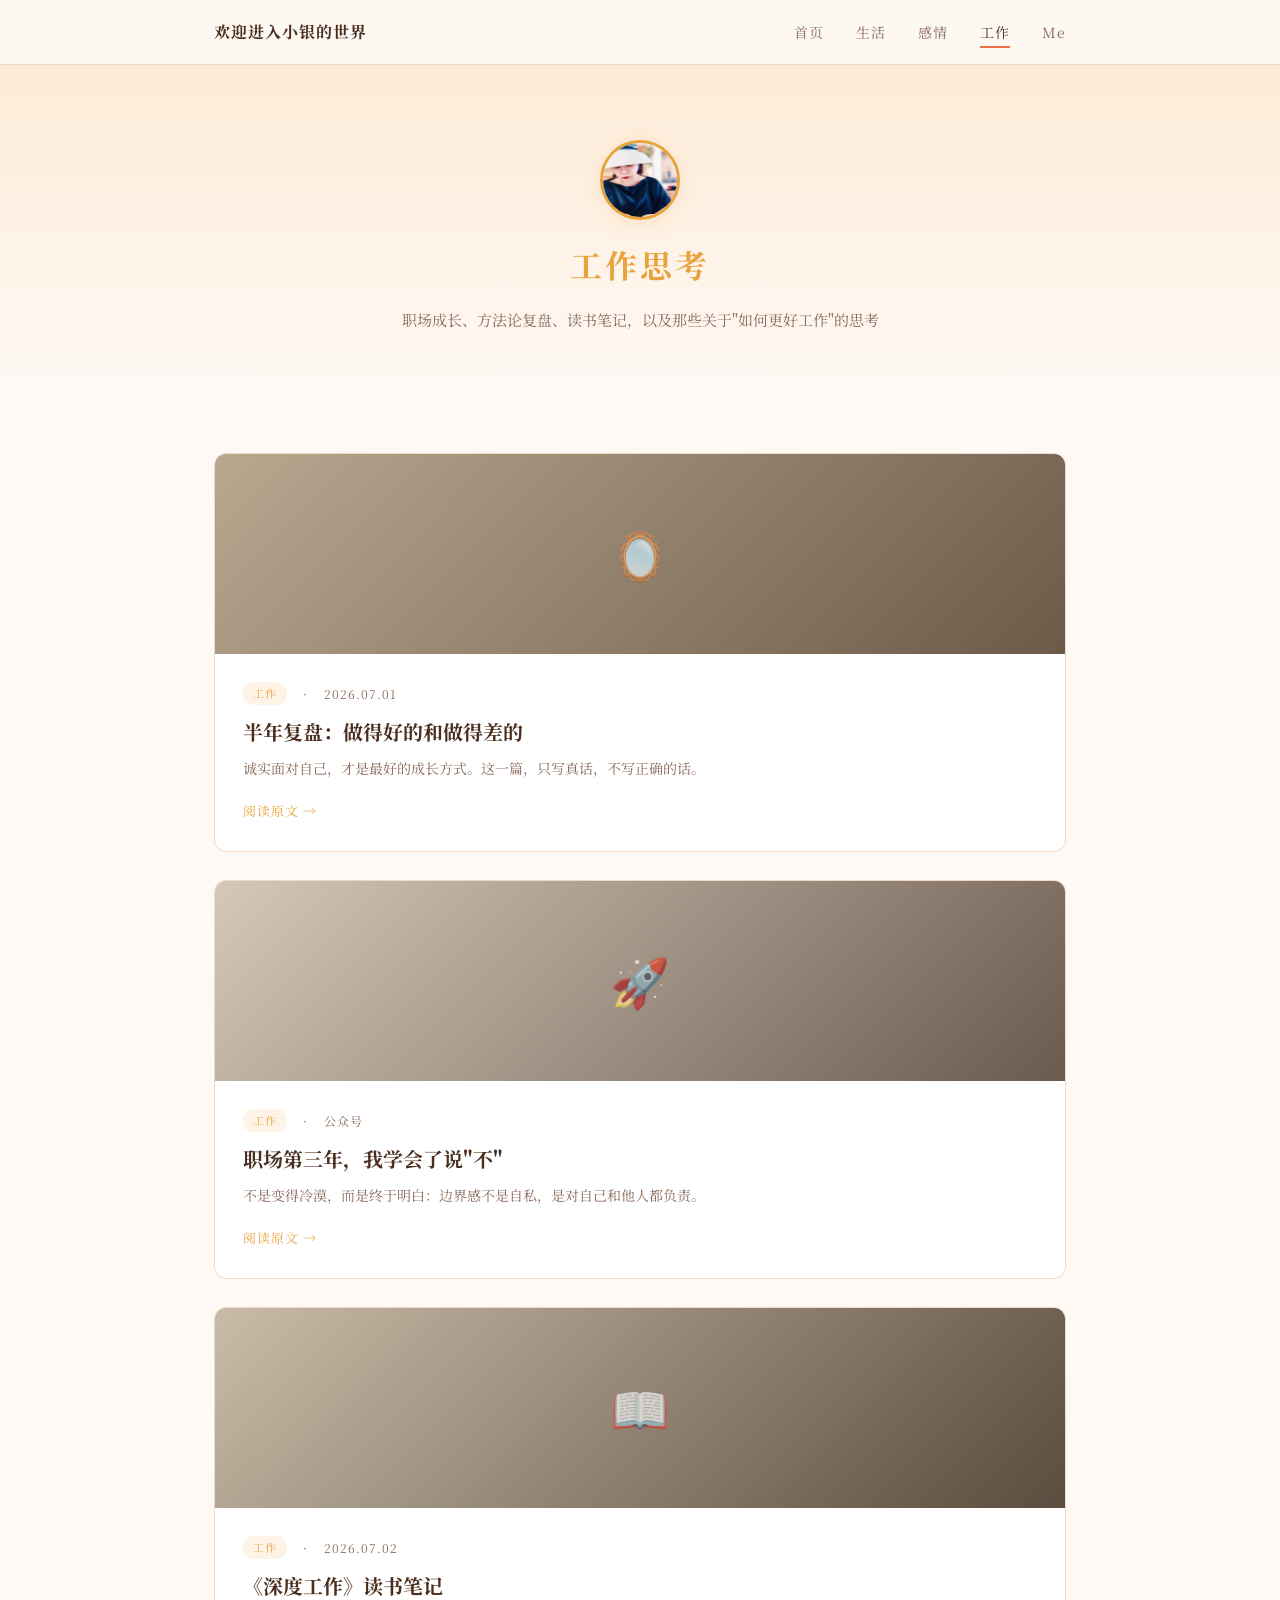
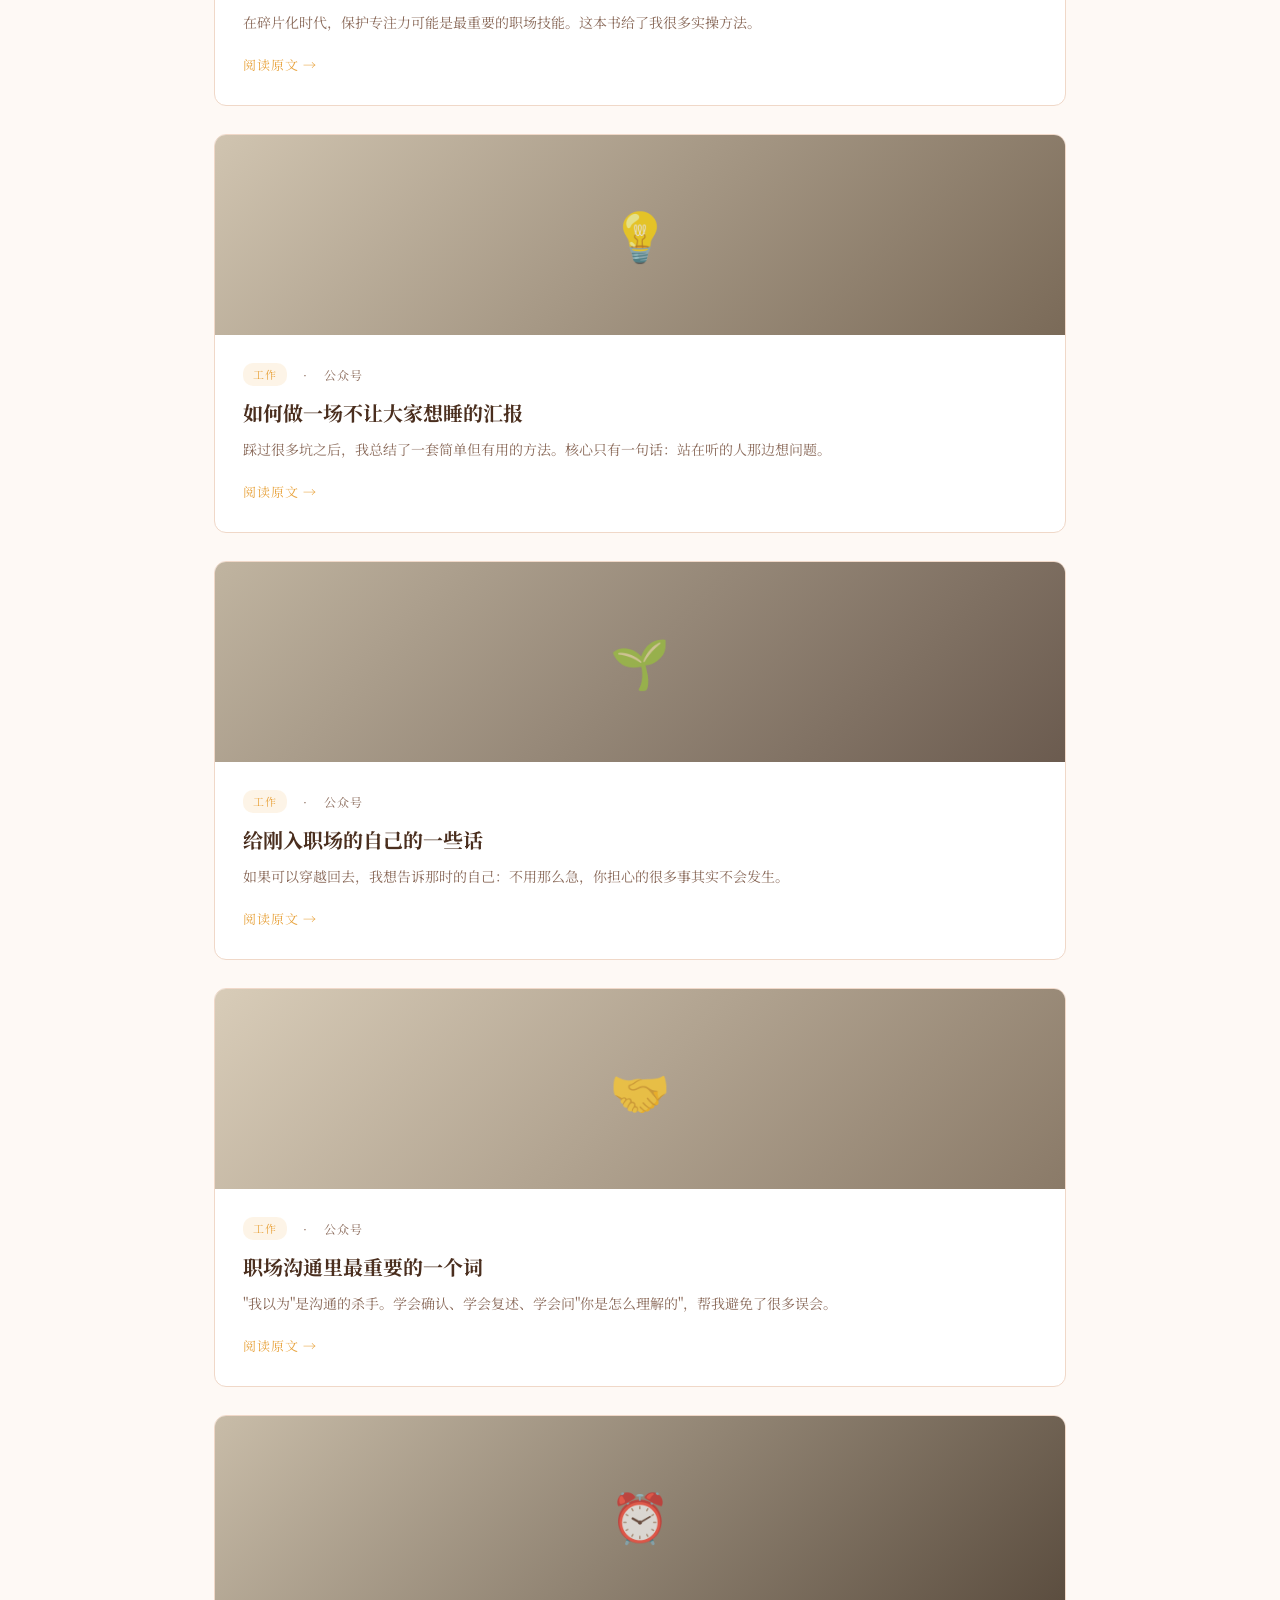
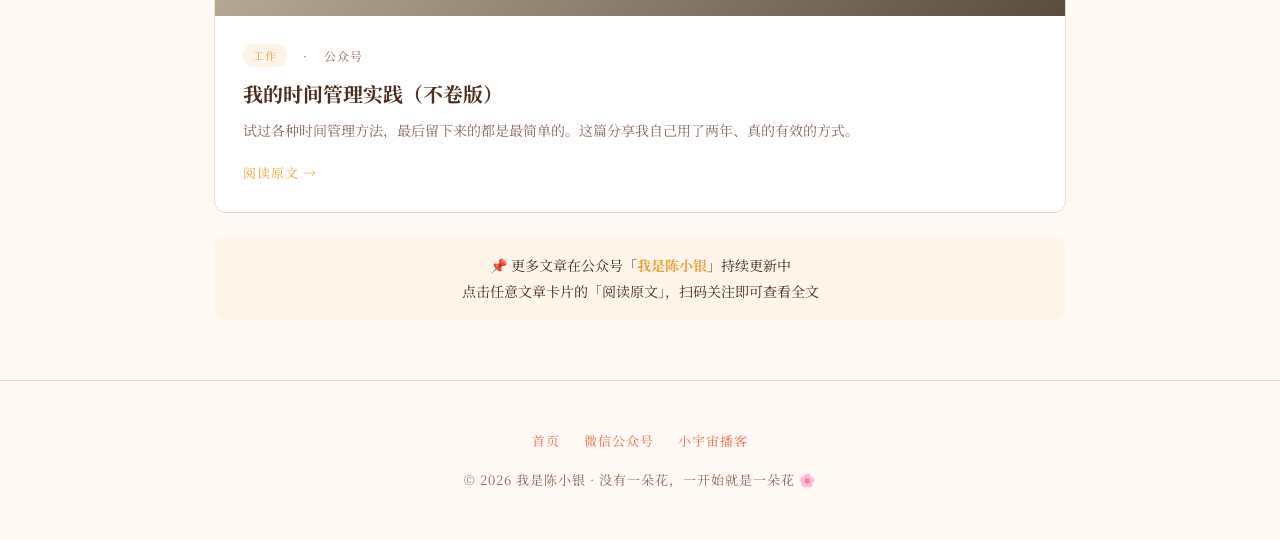
<file: work.html>
<!DOCTYPE html>
<html lang="zh-CN">
<head>
  <meta charset="UTF-8">
  <meta name="viewport" content="width=device-width, initial-scale=1.0">
  <title>工作 — 我是陈小银</title>
  <link href="https://fonts.googleapis.com/css2?family=Noto+Serif+SC:wght@400;700&display=swap" rel="stylesheet">
  <link rel="stylesheet" href="css/style.css">
</head>
<body>

<nav class="nav" id="nav">
  <div class="nav-inner">
    <a href="index.html" class="nav-logo" style="font-size:16px;letter-spacing:1px;">欢迎进入小银的世界</a>
    <ul class="nav-links" id="navLinks">
      <li><a href="index.html">首页</a></li>
      <li><a href="life.html">生活</a></li>
      <li><a href="feelings.html">感情</a></li>
      <li><a href="work.html" class="active">工作</a></li>
      <li><a href="index.html#about">Me</a></li>
    </ul>
    <button class="nav-toggle" id="navToggle"><span></span><span></span><span></span></button>
  </div>
</nav>

<section class="cat-hero" style="background:linear-gradient(180deg,#fde8d0,var(--cream));">
  <div style="width:80px;height:80px;border-radius:50%;overflow:hidden;margin:0 auto 16px;box-shadow:0 4px 20px rgba(232,163,61,0.2);border:3px solid var(--gold);">
    <img src="../images/work-hero.png" alt="" style="width:100%;height:100%;object-fit:cover;">
  </div>
  <h1 style="color:var(--gold);">工作思考</h1>
  <p>职场成长、方法论复盘、读书笔记，以及那些关于"如何更好工作"的思考</p>
</section>

<div class="section">
  <div class="article-list">

    <!-- 最新文章：半年复盘 -->
    <a href="articles/work-2026-h1.html" style="text-decoration:none;color:inherit;display:block;">
    <div class="article-card">
      <div class="article-thumb" style="background:linear-gradient(135deg,#b8a890,#6b5a48);">🪞</div>
      <div class="article-body">
        <div class="article-meta">
          <span class="article-cat work">工作</span>
          <span class="dot"></span>
          <span>2026.07.01</span>
        </div>
        <h3>半年复盘：做得好的和做得差的</h3>
        <p>诚实面对自己，才是最好的成长方式。这一篇，只写真话，不写正确的话。</p>
        <span class="article-link" style="color:var(--gold);">阅读原文 →</span>
      </div>
    </div>
    </a>

    <div class="article-card" onclick="document.getElementById('wechat-qrcode').style.display='flex';" style="cursor:pointer;">
      <div class="article-thumb" style="background:linear-gradient(135deg,#d4c8b8,#6b5b4f);">🚀</div>
      <div class="article-body">
        <div class="article-meta">
          <span class="article-cat work">工作</span>
          <span class="dot"></span>
          <span>公众号</span>
        </div>
        <h3>职场第三年，我学会了说"不"</h3>
        <p>不是变得冷漠，而是终于明白：边界感不是自私，是对自己和他人都负责。</p>
        <span class="article-link" style="color:var(--gold);">阅读原文 →</span>
      </div>
    </div>

    <a href="articles/work-deepwork.html" style="text-decoration:none;color:inherit;display:block;">
    <div class="article-card">
      <div class="article-thumb" style="background:linear-gradient(135deg,#c8bca8,#5a4c3e);">📖</div>
      <div class="article-body">
        <div class="article-meta">
          <span class="article-cat work">工作</span>
          <span class="dot"></span>
          <span>2026.07.02</span>
        </div>
        <h3>《深度工作》读书笔记</h3>
        <p>在碎片化时代，保护专注力可能是最重要的职场技能。这本书给了我很多实操方法。</p>
        <span class="article-link" style="color:var(--gold);">阅读原文 →</span>
      </div>
    </div>
    </a>

    <div class="article-card" onclick="document.getElementById('wechat-qrcode').style.display='flex';" style="cursor:pointer;">
      <div class="article-thumb" style="background:linear-gradient(135deg,#d0c4b0,#7a6a58);">💡</div>
      <div class="article-body">
        <div class="article-meta">
          <span class="article-cat work">工作</span>
          <span class="dot"></span>
          <span>公众号</span>
        </div>
        <h3>如何做一场不让大家想睡的汇报</h3>
        <p>踩过很多坑之后，我总结了一套简单但有用的方法。核心只有一句话：站在听的人那边想问题。</p>
        <span class="article-link" style="color:var(--gold);">阅读原文 →</span>
      </div>
    </div>

    <div class="article-card" onclick="document.getElementById('wechat-qrcode').style.display='flex';" style="cursor:pointer;">
      <div class="article-thumb" style="background:linear-gradient(135deg,#c0b4a0,#6b5b4f);">🌱</div>
      <div class="article-body">
        <div class="article-meta">
          <span class="article-cat work">工作</span>
          <span class="dot"></span>
          <span>公众号</span>
        </div>
        <h3>给刚入职场的自己的一些话</h3>
        <p>如果可以穿越回去，我想告诉那时的自己：不用那么急，你担心的很多事其实不会发生。</p>
        <span class="article-link" style="color:var(--gold);">阅读原文 →</span>
      </div>
    </div>

    <div class="article-card" onclick="document.getElementById('wechat-qrcode').style.display='flex';" style="cursor:pointer;">
      <div class="article-thumb" style="background:linear-gradient(135deg,#d8ccb8,#8a7a68);">🤝</div>
      <div class="article-body">
        <div class="article-meta">
          <span class="article-cat work">工作</span>
          <span class="dot"></span>
          <span>公众号</span>
        </div>
        <h3>职场沟通里最重要的一个词</h3>
        <p>"我以为"是沟通的杀手。学会确认、学会复述、学会问"你是怎么理解的"，帮我避免了很多误会。</p>
        <span class="article-link" style="color:var(--gold);">阅读原文 →</span>
      </div>
    </div>

    <div class="article-card" onclick="document.getElementById('wechat-qrcode').style.display='flex';" style="cursor:pointer;">
      <div class="article-thumb" style="background:linear-gradient(135deg,#c8bca8,#5a4c3e);">⏰</div>
      <div class="article-body">
        <div class="article-meta">
          <span class="article-cat work">工作</span>
          <span class="dot"></span>
          <span>公众号</span>
        </div>
        <h3>我的时间管理实践（不卷版）</h3>
        <p>试过各种时间管理方法，最后留下来的都是最简单的。这篇分享我自己用了两年、真的有效的方式。</p>
        <span class="article-link" style="color:var(--gold);">阅读原文 →</span>
      </div>
    </div>

  </div>

  <div style="text-align:center;margin-top:24px;padding:16px;background:rgba(232,163,61,0.06);border-radius:12px;">
    <p style="color:var(--brown-d);font-size:14px;line-height:1.8;">📌 更多文章在公众号「<strong style="color:var(--gold);">我是陈小银</strong>」持续更新中<br>点击任意文章卡片的「阅读原文」，扫码关注即可查看全文</p>
  </div>
</div>

<!-- 微信公众号弹窗（默认隐藏） -->
<div id="wechat-qrcode" style="display:none; position:fixed; top:0;left:0;right:0;bottom:0;z-index:200;background:rgba(60,50,40,0.7); align-items:center; justify-content:center;" onclick="this.style.display='none'">
  <div style="background:#fff; border-radius:16px; padding:32px; text-align:center; max-width:320px;" onclick="event.stopPropagation()">
    <img src="../images/qrcode-wechat.png" alt="微信公众号二维码" style="width:220px;height:220px;object-fit:contain;border-radius:12px;margin-bottom:16px;">
    <h3 style="color:var(--brown-d);margin-bottom:8px;">📱 在公众号看全文</h3>
    <p style="color:var(--text-l);font-size:14px;line-height:1.6;">搜索「<strong style="color:var(--gold);">我是陈小银</strong>」关注我<br>或微信扫码直接进入 🌸</p>
    <button onclick="document.getElementById('wechat-qrcode').style.display='none'" style="margin-top:16px;padding:8px 28px;border:1px solid var(--border);border-radius:20px;background:none;color:var(--text-l);cursor:pointer;font-size:13px;">关闭</button>
  </div>
</div>

<footer class="footer">
  <div class="footer-links">
    <a href="../index.html">首页</a>
    <a href="#" onclick="event.preventDefault(); document.getElementById('wechat-qrcode').style.display='flex';">微信公众号</a>
    <a href="https://www.xiaoyuzhoufm.com" target="_blank">小宇宙播客</a>
  </div>
  <p>© 2026 我是陈小银 · 没有一朵花，一开始就是一朵花 🌸</p>
</footer>

<script>
  window.addEventListener('scroll', () => {
    document.getElementById('nav').classList.toggle('scrolled', window.scrollY > 10);
  });
  const t = document.getElementById('navToggle');
  const l = document.getElementById('navLinks');
  t.addEventListener('click', () => { t.classList.toggle('open'); l.classList.toggle('open'); });
</script>
</body>
</html>
</file>
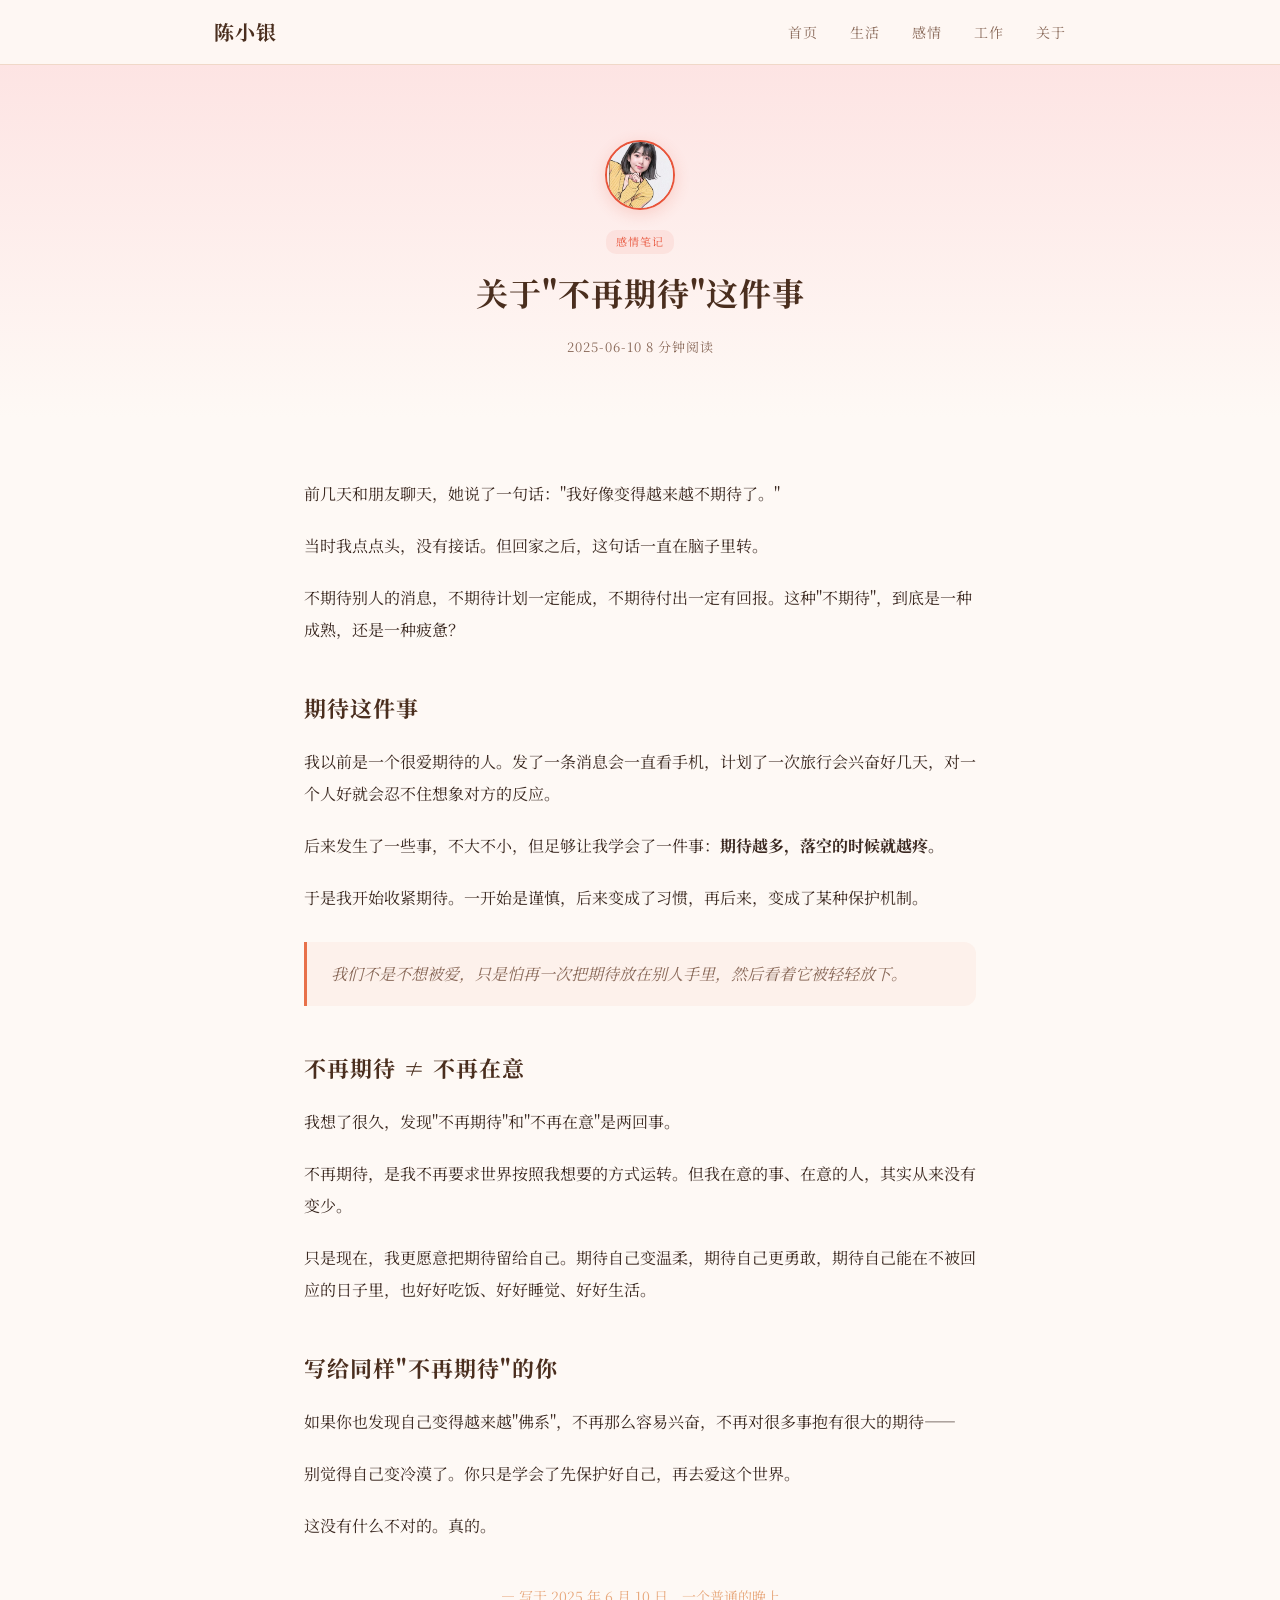
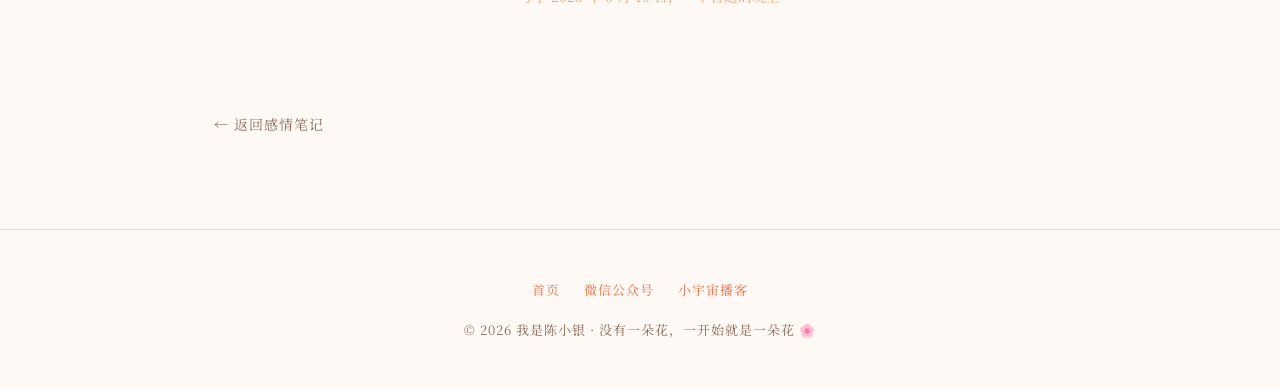
<file: articles/feelings-1.html>
<!DOCTYPE html>
<html lang="zh-CN">
<head>
  <meta charset="UTF-8">
  <meta name="viewport" content="width=device-width, initial-scale=1.0">
  <title>关于"不再期待"这件事 — 我是陈小银</title>
  <link href="https://fonts.googleapis.com/css2?family=Noto+Serif+SC:wght@400;700&display=swap" rel="stylesheet">
  <link rel="stylesheet" href="../css/style.css">
</head>
<body>

<nav class="nav" id="nav">
  <div class="nav-inner">
    <a href="../index.html" class="nav-logo">陈小银</a>
    <ul class="nav-links" id="navLinks">
      <li><a href="../index.html">首页</a></li>
      <li><a href="../life.html">生活</a></li>
      <li><a href="../feelings.html">感情</a></li>
      <li><a href="../work.html">工作</a></li>
      <li><a href="../index.html#about">关于</a></li>
    </ul>
    <button class="nav-toggle" id="navToggle"><span></span><span></span><span></span></button>
  </div>
</nav>

<section class="article-hero" style="background:linear-gradient(180deg,#fde0e0,var(--cream));">
  <div style="width:70px;height:70px;border-radius:50%;overflow:hidden;margin:0 auto 16px;box-shadow:0 4px 16px rgba(232,84,58,0.2);border:2px solid var(--coral);">
    <img src="../images/avatar-cartoon.png" alt="" style="width:100%;height:100%;object-fit:cover;">
  </div>
  <p class="article-cat feeling" style="display:inline-block;margin-bottom:16px;background:rgba(245,168,154,0.18);color:var(--coral);">感情笔记</p>
  <h1>关于"不再期待"这件事</h1>
  <div class="meta">
    <span>2025-06-10</span>
    <span class="dot"></span>
    <span>8 分钟阅读</span>
  </div>
</section>

<article class="article-content">
  <p>前几天和朋友聊天，她说了一句话："我好像变得越来越不期待了。"</p>

  <p>当时我点点头，没有接话。但回家之后，这句话一直在脑子里转。</p>

  <p>不期待别人的消息，不期待计划一定能成，不期待付出一定有回报。这种"不期待"，到底是一种成熟，还是一种疲惫？</p>

  <h2>期待这件事</h2>

  <p>我以前是一个很爱期待的人。发了一条消息会一直看手机，计划了一次旅行会兴奋好几天，对一个人好就会忍不住想象对方的反应。</p>

  <p>后来发生了一些事，不大不小，但足够让我学会了一件事：<strong>期待越多，落空的时候就越疼。</strong></p>

  <p>于是我开始收紧期待。一开始是谨慎，后来变成了习惯，再后来，变成了某种保护机制。</p>

  <blockquote>我们不是不想被爱，只是怕再一次把期待放在别人手里，然后看着它被轻轻放下。</blockquote>

  <h2>不再期待 ≠ 不再在意</h2>

  <p>我想了很久，发现"不再期待"和"不再在意"是两回事。</p>

  <p>不再期待，是我不再要求世界按照我想要的方式运转。但我在意的事、在意的人，其实从来没有变少。</p>

  <p>只是现在，我更愿意把期待留给自己。期待自己变温柔，期待自己更勇敢，期待自己能在不被回应的日子里，也好好吃饭、好好睡觉、好好生活。</p>

  <h2>写给同样"不再期待"的你</h2>

  <p>如果你也发现自己变得越来越"佛系"，不再那么容易兴奋，不再对很多事抱有很大的期待——</p>

  <p>别觉得自己变冷漠了。你只是学会了先保护好自己，再去爱这个世界。</p>

  <p>这没有什么不对的。真的。</p>

  <p style="text-align:center; color:#e8a87c; font-size:14px; margin-top:40px;">— 写于 2025 年 6 月 10 日，一个普通的晚上</p>
</article>

<div class="section" style="padding-top:0;">
  <a href="../feelings.html" class="back-link">← 返回感情笔记</a>
</div>

<footer class="footer">
  <div class="footer-links">
    <a href="../index.html">首页</a>
    <a href="#">微信公众号</a>
    <a href="https://www.xiaoyuzhoufm.com" target="_blank">小宇宙播客</a>
  </div>
  <p>© 2026 我是陈小银 · 没有一朵花，一开始就是一朵花 🌸</p>
</footer>

<script>
  window.addEventListener('scroll', () => {
    document.getElementById('nav').classList.toggle('scrolled', window.scrollY > 10);
  });
  const t = document.getElementById('navToggle');
  const l = document.getElementById('navLinks');
  t.addEventListener('click', () => { t.classList.toggle('open'); l.classList.toggle('open'); });
</script>
</body>
</html>
</file>
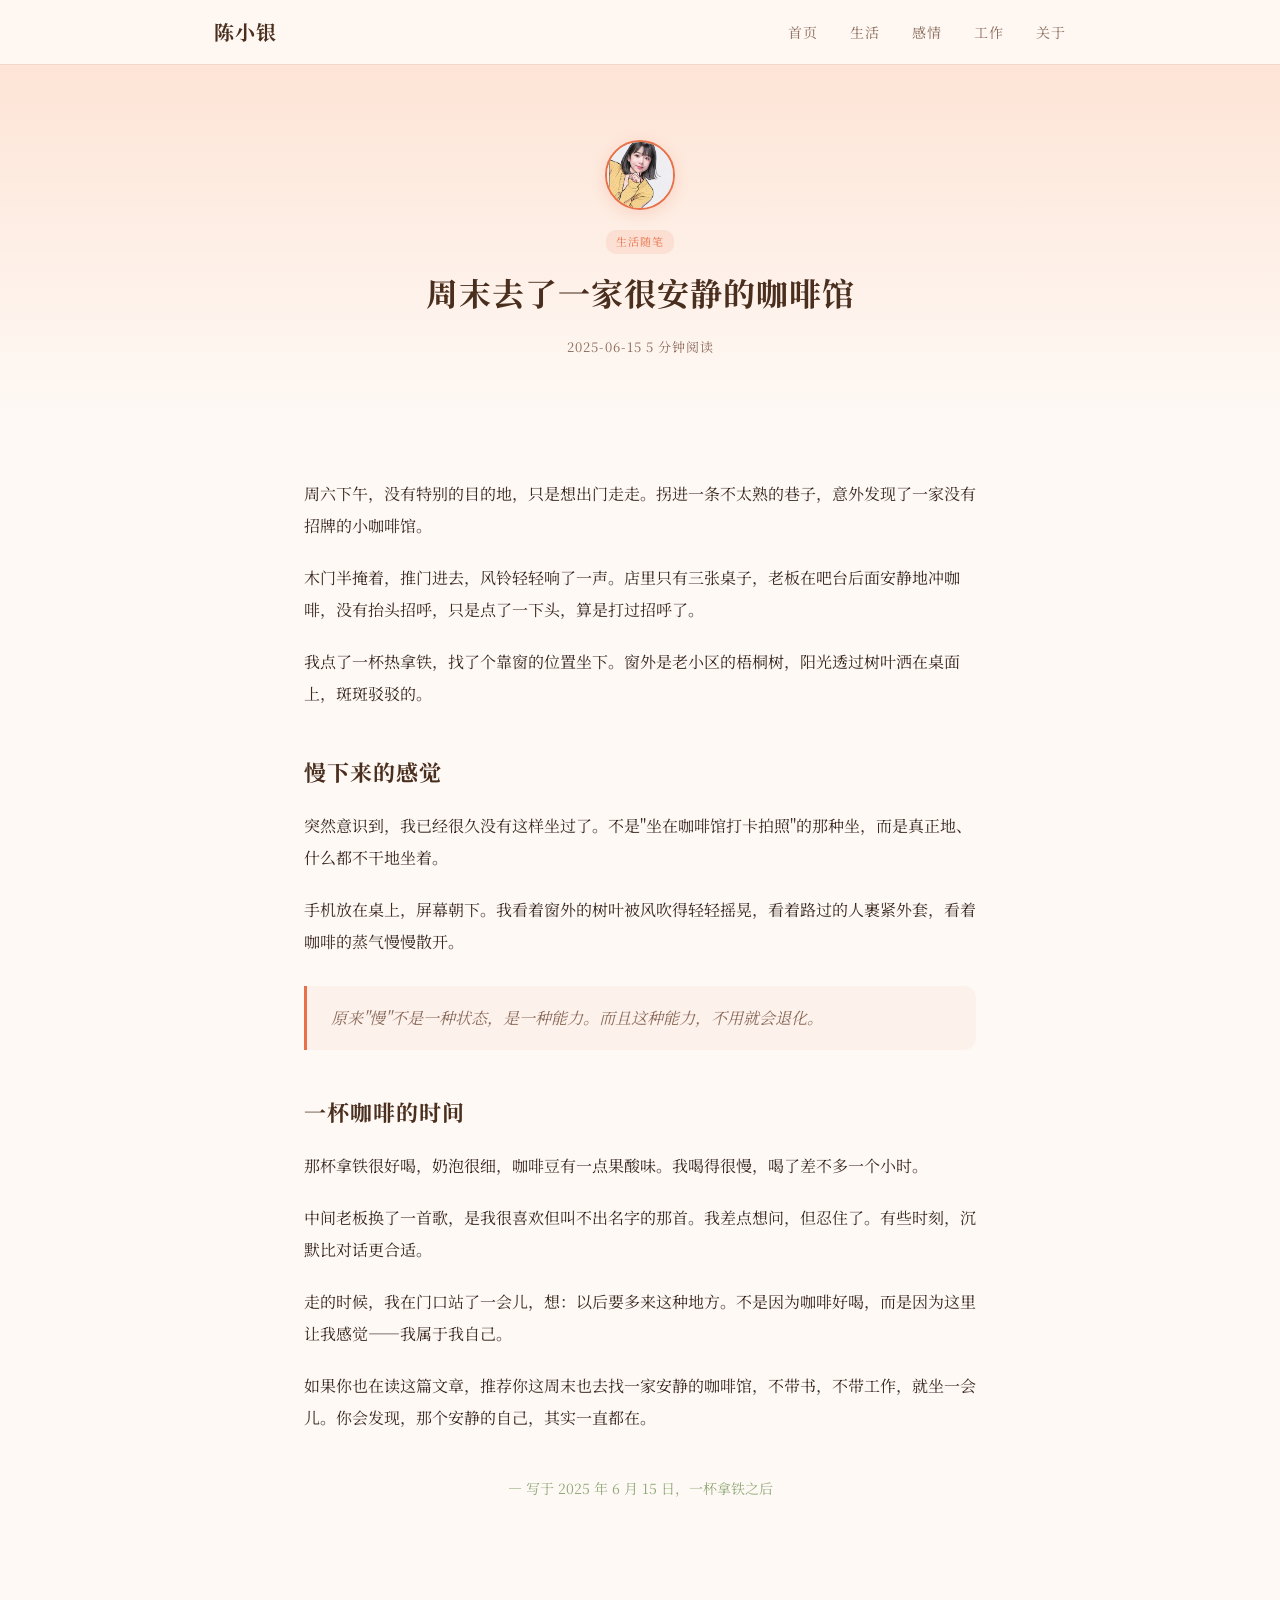
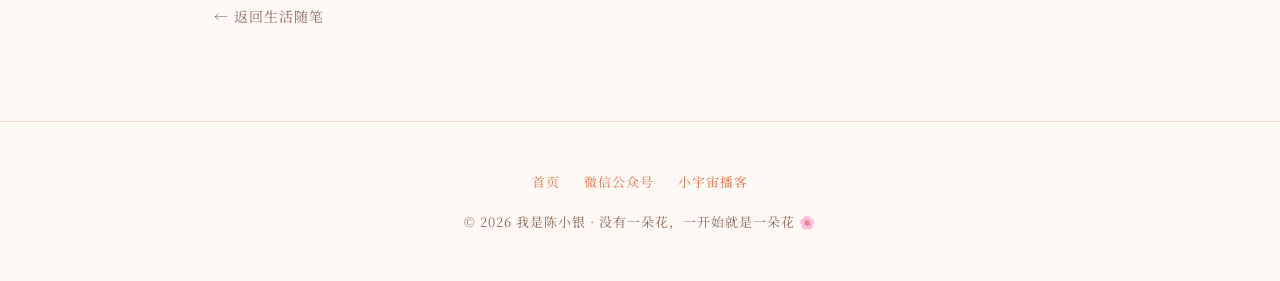
<file: articles/life-1.html>
<!DOCTYPE html>
<html lang="zh-CN">
<head>
  <meta charset="UTF-8">
  <meta name="viewport" content="width=device-width, initial-scale=1.0">
  <title>周末去了一家很安静的咖啡馆 — 我是陈小银</title>
  <link href="https://fonts.googleapis.com/css2?family=Noto+Serif+SC:wght@400;700&display=swap" rel="stylesheet">
  <link rel="stylesheet" href="../css/style.css">
</head>
<body>

<nav class="nav" id="nav">
  <div class="nav-inner">
    <a href="../index.html" class="nav-logo">陈小银</a>
    <ul class="nav-links" id="navLinks">
      <li><a href="../index.html">首页</a></li>
      <li><a href="../life.html">生活</a></li>
      <li><a href="../feelings.html">感情</a></li>
      <li><a href="../work.html">工作</a></li>
      <li><a href="../index.html#about">关于</a></li>
    </ul>
    <button class="nav-toggle" id="navToggle"><span></span><span></span><span></span></button>
  </div>
</nav>

<section class="article-hero" style="background:linear-gradient(180deg,#fde0d0,var(--cream));">
  <div style="width:70px;height:70px;border-radius:50%;overflow:hidden;margin:0 auto 16px;box-shadow:0 4px 16px rgba(232,113,74,0.2);border:2px solid var(--orange);">
    <img src="../images/avatar-cartoon.png" alt="" style="width:100%;height:100%;object-fit:cover;">
  </div>
  <p class="article-cat life" style="display:inline-block;margin-bottom:16px;background:rgba(232,113,74,0.12);color:var(--orange);">生活随笔</p>
  <h1>周末去了一家很安静的咖啡馆</h1>
  <div class="meta">
    <span>2025-06-15</span>
    <span class="dot"></span>
    <span>5 分钟阅读</span>
  </div>
</section>

<article class="article-content">
  <p>周六下午，没有特别的目的地，只是想出门走走。拐进一条不太熟的巷子，意外发现了一家没有招牌的小咖啡馆。</p>

  <p>木门半掩着，推门进去，风铃轻轻响了一声。店里只有三张桌子，老板在吧台后面安静地冲咖啡，没有抬头招呼，只是点了一下头，算是打过招呼了。</p>

  <p>我点了一杯热拿铁，找了个靠窗的位置坐下。窗外是老小区的梧桐树，阳光透过树叶洒在桌面上，斑斑驳驳的。</p>

  <h2>慢下来的感觉</h2>

  <p>突然意识到，我已经很久没有这样坐过了。不是"坐在咖啡馆打卡拍照"的那种坐，而是真正地、什么都不干地坐着。</p>

  <p>手机放在桌上，屏幕朝下。我看着窗外的树叶被风吹得轻轻摇晃，看着路过的人裹紧外套，看着咖啡的蒸气慢慢散开。</p>

  <blockquote>原来"慢"不是一种状态，是一种能力。而且这种能力，不用就会退化。</blockquote>

  <h2>一杯咖啡的时间</h2>

  <p>那杯拿铁很好喝，奶泡很细，咖啡豆有一点果酸味。我喝得很慢，喝了差不多一个小时。</p>

  <p>中间老板换了一首歌，是我很喜欢但叫不出名字的那首。我差点想问，但忍住了。有些时刻，沉默比对话更合适。</p>

  <p>走的时候，我在门口站了一会儿，想：以后要多来这种地方。不是因为咖啡好喝，而是因为这里让我感觉——我属于我自己。</p>

  <p>如果你也在读这篇文章，推荐你这周末也去找一家安静的咖啡馆，不带书，不带工作，就坐一会儿。你会发现，那个安静的自己，其实一直都在。</p>

  <p style="text-align:center; color:#8fa876; font-size:14px; margin-top:40px;">— 写于 2025 年 6 月 15 日，一杯拿铁之后</p>
</article>

<div class="section" style="padding-top:0;">
  <a href="../life.html" class="back-link">← 返回生活随笔</a>
</div>

<footer class="footer">
  <div class="footer-links">
    <a href="../index.html">首页</a>
    <a href="#">微信公众号</a>
    <a href="https://www.xiaoyuzhoufm.com" target="_blank">小宇宙播客</a>
  </div>
  <p>© 2026 我是陈小银 · 没有一朵花，一开始就是一朵花 🌸</p>
</footer>

<script>
  window.addEventListener('scroll', () => {
    document.getElementById('nav').classList.toggle('scrolled', window.scrollY > 10);
  });
  const t = document.getElementById('navToggle');
  const l = document.getElementById('navLinks');
  t.addEventListener('click', () => { t.classList.toggle('open'); l.classList.toggle('open'); });
</script>
</body>
</html>
</file>
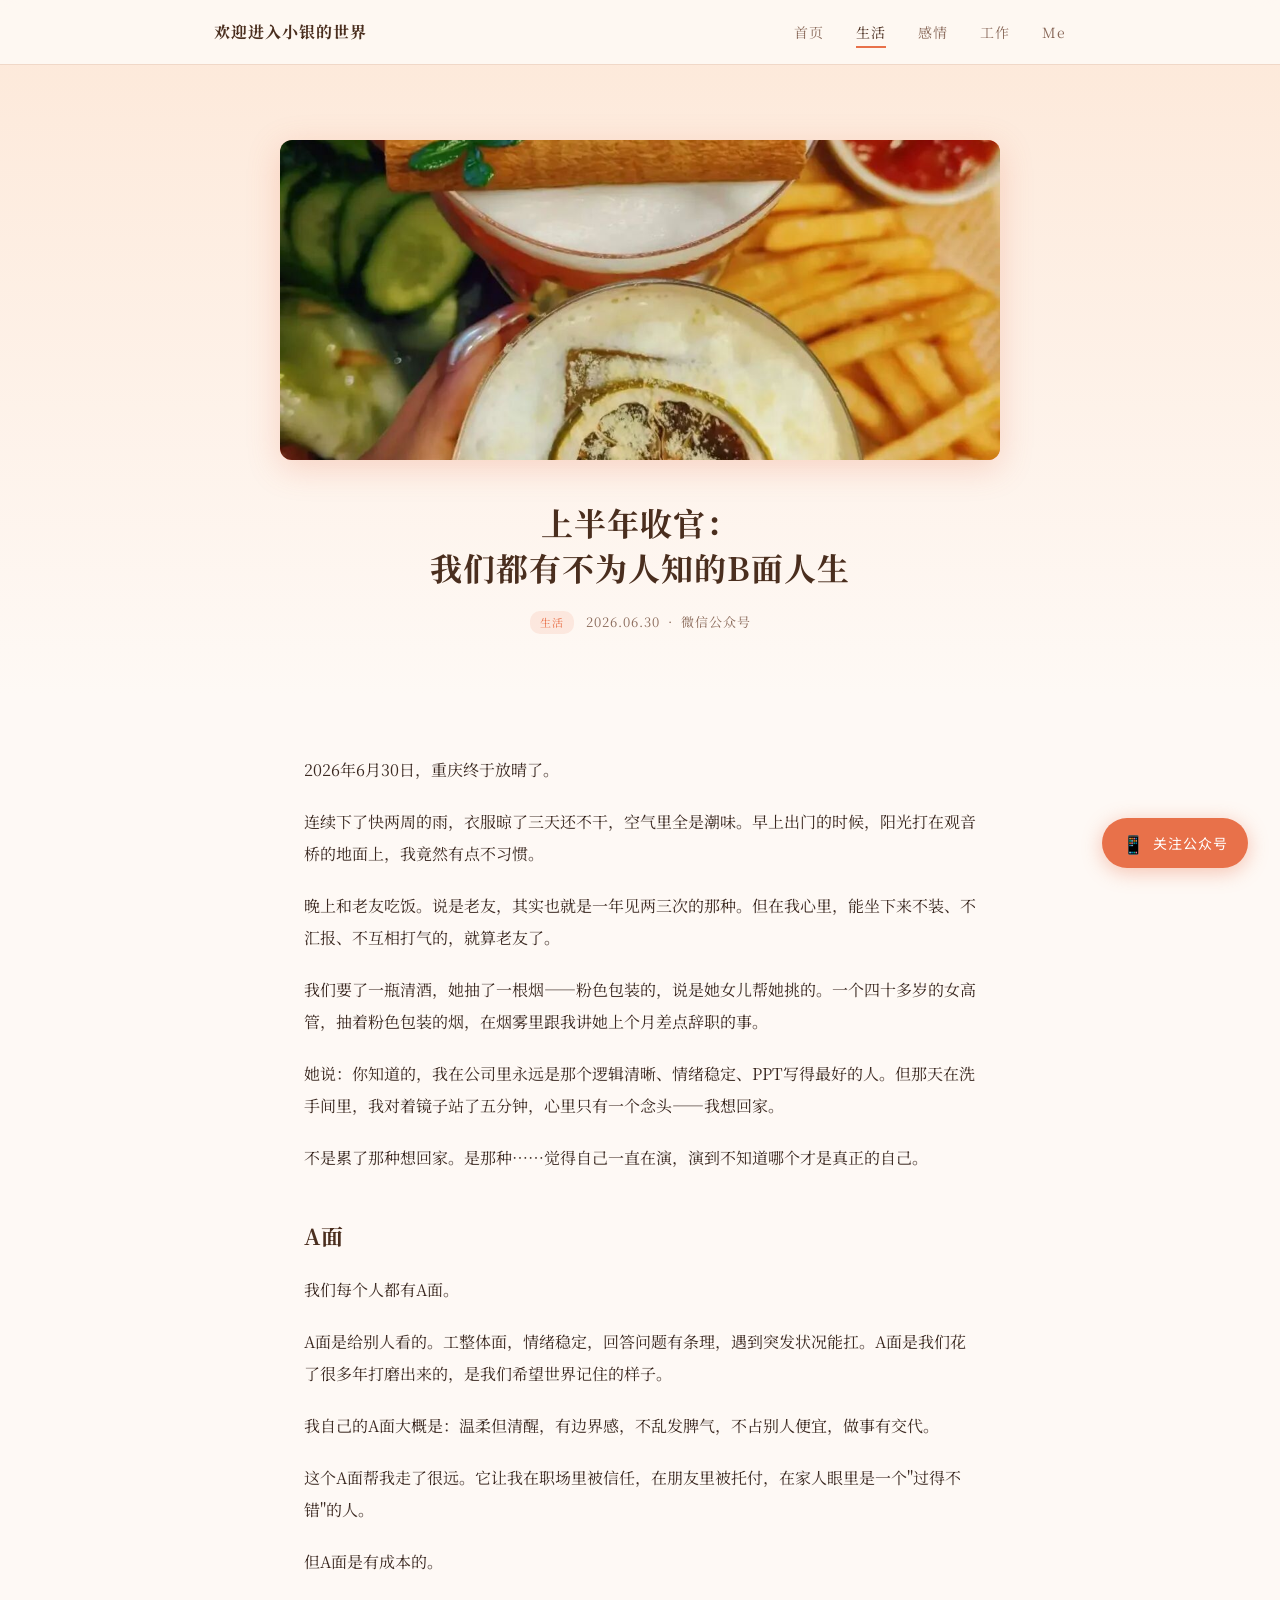
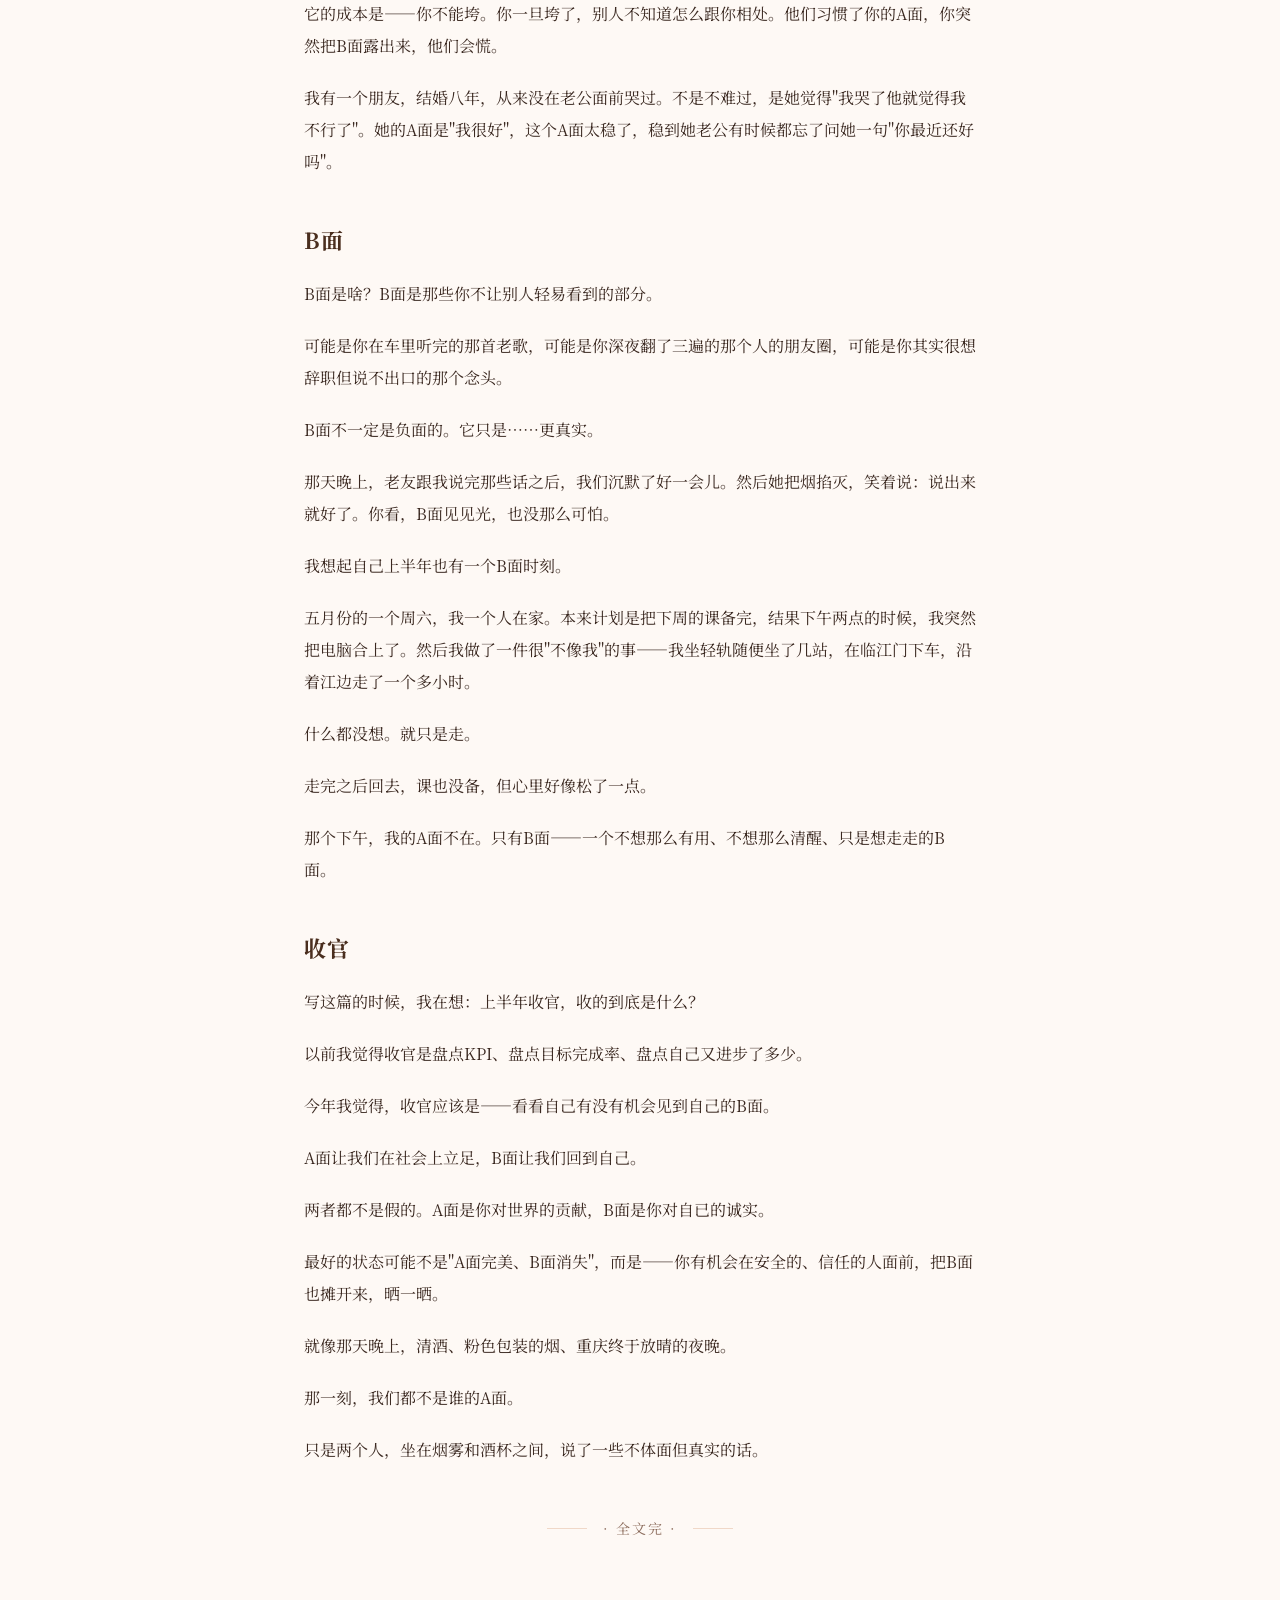
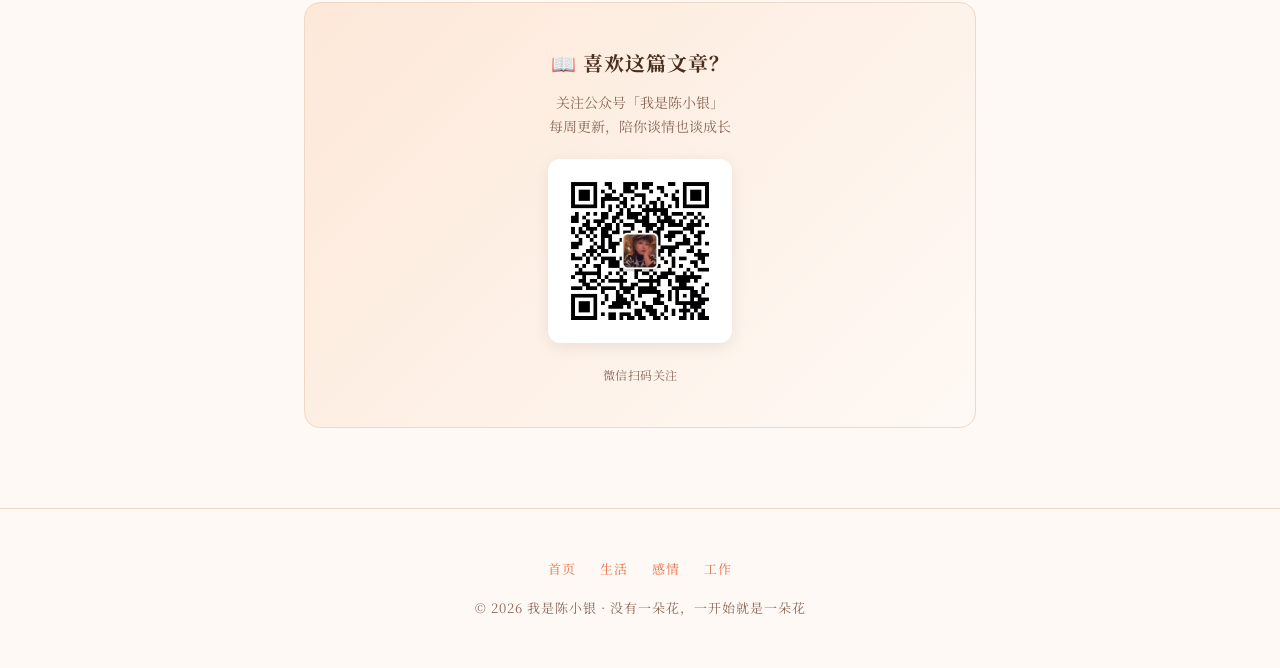
<file: articles/life-2026-h1.html>
<!DOCTYPE html>
<html lang="zh-CN">
<head>
  <meta charset="UTF-8">
  <meta name="viewport" content="width=device-width, initial-scale=1.0">
  <title>上半年收官：我们都有不为人知的B面人生 — 我是陈小银</title>
  <link rel="preconnect" href="https://fonts.googleapis.com">
  <link href="https://fonts.googleapis.com/css2?family=Noto+Serif+SC:wght@400;700&family=Noto+Sans+SC:wght@400;500&display=swap" rel="stylesheet">
  <link rel="stylesheet" href="../css/style.css">
  <style>
    .article-cover {
      width: 100%;
      max-width: 720px;
      height: 320px;
      margin: 0 auto 40px;
      border-radius: var(--radius);
      background: linear-gradient(135deg, #f5a89a, #e8714a);
      display: flex;
      align-items: center;
      justify-content: center;
      font-size: 64px;
      color: rgba(255,255,255,0.7);
      box-shadow: 0 8px 32px rgba(232,113,74,0.25);
      overflow: hidden;
    }
    .article-cover img {
      width: 100%;
      height: 100%;
      object-fit: cover;
    }
    @media (max-width:768px) {
      .article-cover { height: 200px; font-size: 48px; }
    }
    .wechat-promo {
      max-width: 720px;
      margin: 60px auto 0;
      padding: 40px 32px;
      background: linear-gradient(135deg, #fde8d8, #fef9f5);
      border-radius: 16px;
      text-align: center;
      border: 1px solid var(--border);
    }
    .wechat-promo h3 {
      font-size: 20px;
      color: var(--brown-d);
      margin-bottom: 8px;
      letter-spacing: 1px;
    }
    .wechat-promo p {
      font-size: 14px;
      color: var(--text-l);
      margin-bottom: 20px;
      line-height: 1.7;
    }
    .wechat-promo .qrcode-box {
      display: inline-block;
      padding: 12px;
      background: var(--white);
      border-radius: 12px;
      box-shadow: 0 4px 16px rgba(0,0,0,0.08);
    }
    .wechat-promo .qrcode-box img {
      width: 160px;
      height: 160px;
      object-fit: contain;
      border-radius: 4px;
    }
    .wechat-promo .qrcode-tip {
      font-size: 12px;
      color: var(--text-l);
      margin-top: 10px;
      letter-spacing: 0.5px;
    }
    .float-follow {
      position: fixed;
      bottom: 32px;
      right: 32px;
      z-index: 90;
      display: flex;
      align-items: center;
      gap: 8px;
      padding: 12px 20px;
      background: var(--orange);
      color: var(--white);
      border: none;
      border-radius: 40px;
      font-size: 14px;
      letter-spacing: 1px;
      cursor: pointer;
      box-shadow: 0 4px 20px rgba(232,113,74,0.4);
      transition: all 0.3s;
      font-family: "Noto Sans SC", sans-serif;
    }
    .float-follow:hover {
      transform: translateY(-2px);
      box-shadow: 0 6px 24px rgba(232,113,74,0.5);
    }
    .float-follow .icon { font-size: 18px; }
    @media (max-width:768px) {
      .float-follow { bottom: 20px; right: 16px; padding: 10px 16px; font-size: 13px; }
    }
    .article-end {
      text-align: center;
      margin: 48px 0 20px;
      color: var(--text-l);
      font-size: 14px;
      letter-spacing: 2px;
    }
    .article-end span {
      display: inline-block;
      padding: 0 16px;
      position: relative;
    }
    .article-end span::before,
    .article-end span::after {
      content: "";
      position: absolute;
      top: 50%;
      width: 40px;
      height: 1px;
      background: var(--border);
    }
    .article-end span::before { right: 100%; }
    .article-end span::after { left: 100%; }
  </style>
</head>
<body>

<!-- ========== 导航 ========== -->
<nav class="nav" id="nav">
  <div class="nav-inner">
    <a href="../index.html" class="nav-logo" style="font-size:16px;letter-spacing:1px;">欢迎进入小银的世界</a>
    <ul class="nav-links" id="navLinks">
      <li><a href="../index.html">首页</a></li>
      <li><a href="../life.html" class="active">生活</a></li>
      <li><a href="../feelings.html">感情</a></li>
      <li><a href="../work.html">工作</a></li>
      <li><a href="../index.html#about">Me</a></li>
    </ul>
    <button class="nav-toggle" id="navToggle" aria-label="菜单">
      <span></span><span></span><span></span>
    </button>
  </div>
</nav>

<!-- ========== 文章头部 ========== -->
<section class="article-hero">
  <div class="article-cover">
    <img src="../images/life-2026-h1.jpeg" alt="上半年收官">
  </div>
  <h1>上半年收官：<br>我们都有不为人知的B面人生</h1>
  <div class="meta">
    <span class="article-cat life" style="margin-right:8px;">生活</span>
    2026.06.30 &nbsp;·&nbsp; 微信公众号
  </div>
</section>

<!-- ========== 文章正文 ========== -->
<article class="article-content">

  <p>2026年6月30日，重庆终于放晴了。</p>

  <p>连续下了快两周的雨，衣服晾了三天还不干，空气里全是潮味。早上出门的时候，阳光打在观音桥的地面上，我竟然有点不习惯。</p>

  <p>晚上和老友吃饭。说是老友，其实也就是一年见两三次的那种。但在我心里，能坐下来不装、不汇报、不互相打气的，就算老友了。</p>

  <p>我们要了一瓶清酒，她抽了一根烟——粉色包装的，说是她女儿帮她挑的。一个四十多岁的女高管，抽着粉色包装的烟，在烟雾里跟我讲她上个月差点辞职的事。</p>

  <p>她说：你知道的，我在公司里永远是那个逻辑清晰、情绪稳定、PPT写得最好的人。但那天在洗手间里，我对着镜子站了五分钟，心里只有一个念头——我想回家。</p>

  <p>不是累了那种想回家。是那种……觉得自己一直在演，演到不知道哪个才是真正的自己。</p>

  <h2>A面</h2>

  <p>我们每个人都有A面。</p>

  <p>A面是给别人看的。工整体面，情绪稳定，回答问题有条理，遇到突发状况能扛。A面是我们花了很多年打磨出来的，是我们希望世界记住的样子。</p>

  <p>我自己的A面大概是：温柔但清醒，有边界感，不乱发脾气，不占别人便宜，做事有交代。</p>

  <p>这个A面帮我走了很远。它让我在职场里被信任，在朋友里被托付，在家人眼里是一个"过得不错"的人。</p>

  <p>但A面是有成本的。</p>

  <p>它的成本是——你不能垮。你一旦垮了，别人不知道怎么跟你相处。他们习惯了你的A面，你突然把B面露出来，他们会慌。</p>

  <p>我有一个朋友，结婚八年，从来没在老公面前哭过。不是不难过，是她觉得"我哭了他就觉得我不行了"。她的A面是"我很好"，这个A面太稳了，稳到她老公有时候都忘了问她一句"你最近还好吗"。</p>

  <h2>B面</h2>

  <p>B面是啥？B面是那些你不让别人轻易看到的部分。</p>

  <p>可能是你在车里听完的那首老歌，可能是你深夜翻了三遍的那个人的朋友圈，可能是你其实很想辞职但说不出口的那个念头。</p>

  <p>B面不一定是负面的。它只是……更真实。</p>

  <p>那天晚上，老友跟我说完那些话之后，我们沉默了好一会儿。然后她把烟掐灭，笑着说：说出来就好了。你看，B面见见光，也没那么可怕。</p>

  <p>我想起自己上半年也有一个B面时刻。</p>

  <p>五月份的一个周六，我一个人在家。本来计划是把下周的课备完，结果下午两点的时候，我突然把电脑合上了。然后我做了一件很"不像我"的事——我坐轻轨随便坐了几站，在临江门下车，沿着江边走了一个多小时。</p>

  <p>什么都没想。就只是走。</p>

  <p>走完之后回去，课也没备，但心里好像松了一点。</p>

  <p>那个下午，我的A面不在。只有B面——一个不想那么有用、不想那么清醒、只是想走走的B面。</p>

  <h2>收官</h2>

  <p>写这篇的时候，我在想：上半年收官，收的到底是什么？</p>

  <p>以前我觉得收官是盘点KPI、盘点目标完成率、盘点自己又进步了多少。</p>

  <p>今年我觉得，收官应该是——看看自己有没有机会见到自己的B面。</p>

  <p>A面让我们在社会上立足，B面让我们回到自己。</p>

  <p>两者都不是假的。A面是你对世界的贡献，B面是你对自已的诚实。</p>

  <p>最好的状态可能不是"A面完美、B面消失"，而是——你有机会在安全的、信任的人面前，把B面也摊开来，晒一晒。</p>

  <p>就像那天晚上，清酒、粉色包装的烟、重庆终于放晴的夜晚。</p>

  <p>那一刻，我们都不是谁的A面。</p>

  <p>只是两个人，坐在烟雾和酒杯之间，说了一些不体面但真实的话。</p>

  <div class="article-end"><span>· 全文完 ·</span></div>

  <!-- ========== 公众号引流区 ========== -->
  <div class="wechat-promo">
    <h3>📖 喜欢这篇文章？</h3>
    <p>关注公众号「我是陈小银」<br>每周更新，陪你谈情也谈成长</p>
    <div class="qrcode-box">
      <img src="../images/qrcode-wechat.png" alt="公众号二维码">
    </div>
    <div class="qrcode-tip">微信扫码关注</div>
  </div>

</article>

<!-- ========== 浮动关注按钮 ========== -->
<button class="float-follow" onclick="document.getElementById('wechat-qrcode-modal').style.display='flex';">
  <span class="icon">📱</span> 关注公众号
</button>

<!-- 二维码弹窗 -->
<div id="wechat-qrcode-modal" style="display:none;position:fixed;top:0;left:0;right:0;bottom:0;background:rgba(0,0,0,0.5);z-index:200;align-items:center;justify-content:center;" onclick="if(event.target===this)this.style.display='none';">
  <div style="background:var(--white);border-radius:16px;padding:32px;text-align:center;max-width:300px;width:90%;">
    <h3 style="font-size:18px;color:var(--brown-d);margin-bottom:16px;">扫码关注公众号</h3>
    <img src="../images/qrcode-wechat.png" alt="公众号二维码" style="width:180px;height:180px;border-radius:8px;">
    <p style="font-size:13px;color:var(--text-l);margin-top:12px;">「我是陈小银」每周更新</p>
    <button onclick="document.getElementById('wechat-qrcode-modal').style.display='none';" style="margin-top:16px;padding:8px 24px;border:1px solid var(--border);border-radius:20px;background:var(--white);color:var(--text-l);cursor:pointer;font-size:13px;">关闭</button>
  </div>
</div>

<!-- ========== 页脚 ========== -->
<div class="footer">
  <div class="footer-links">
    <a href="../index.html">首页</a>
    <a href="../life.html">生活</a>
    <a href="../feelings.html">感情</a>
    <a href="../work.html">工作</a>
  </div>
  <p>© 2026 我是陈小银 · 没有一朵花，一开始就是一朵花</p>
</div>

<script>
  const navToggle = document.getElementById('navToggle');
  const navLinks = document.getElementById('navLinks');
  navToggle.addEventListener('click', () => {
    navToggle.classList.toggle('open');
    navLinks.classList.toggle('open');
  });
  window.addEventListener('scroll', () => {
    document.getElementById('nav').classList.toggle('scrolled', window.scrollY > 10);
  });
</script>
</body>
</html>
</file>
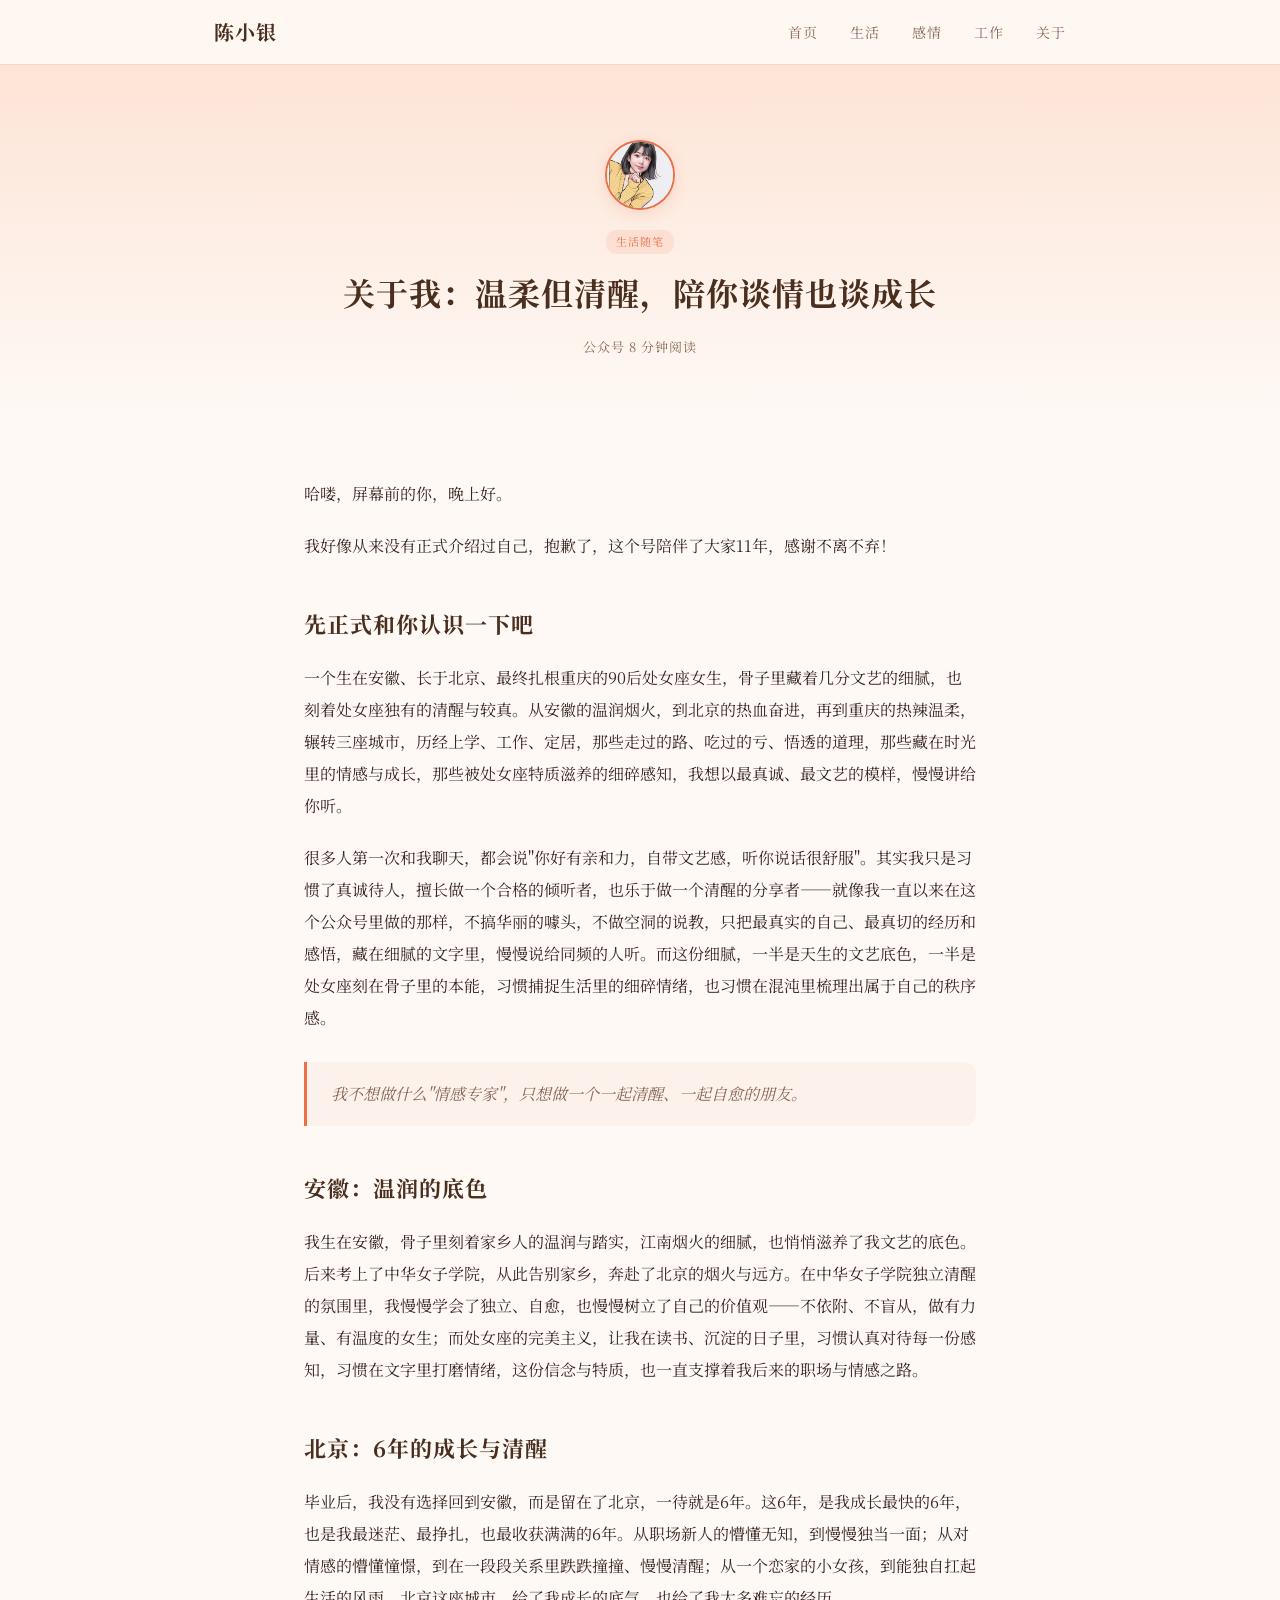
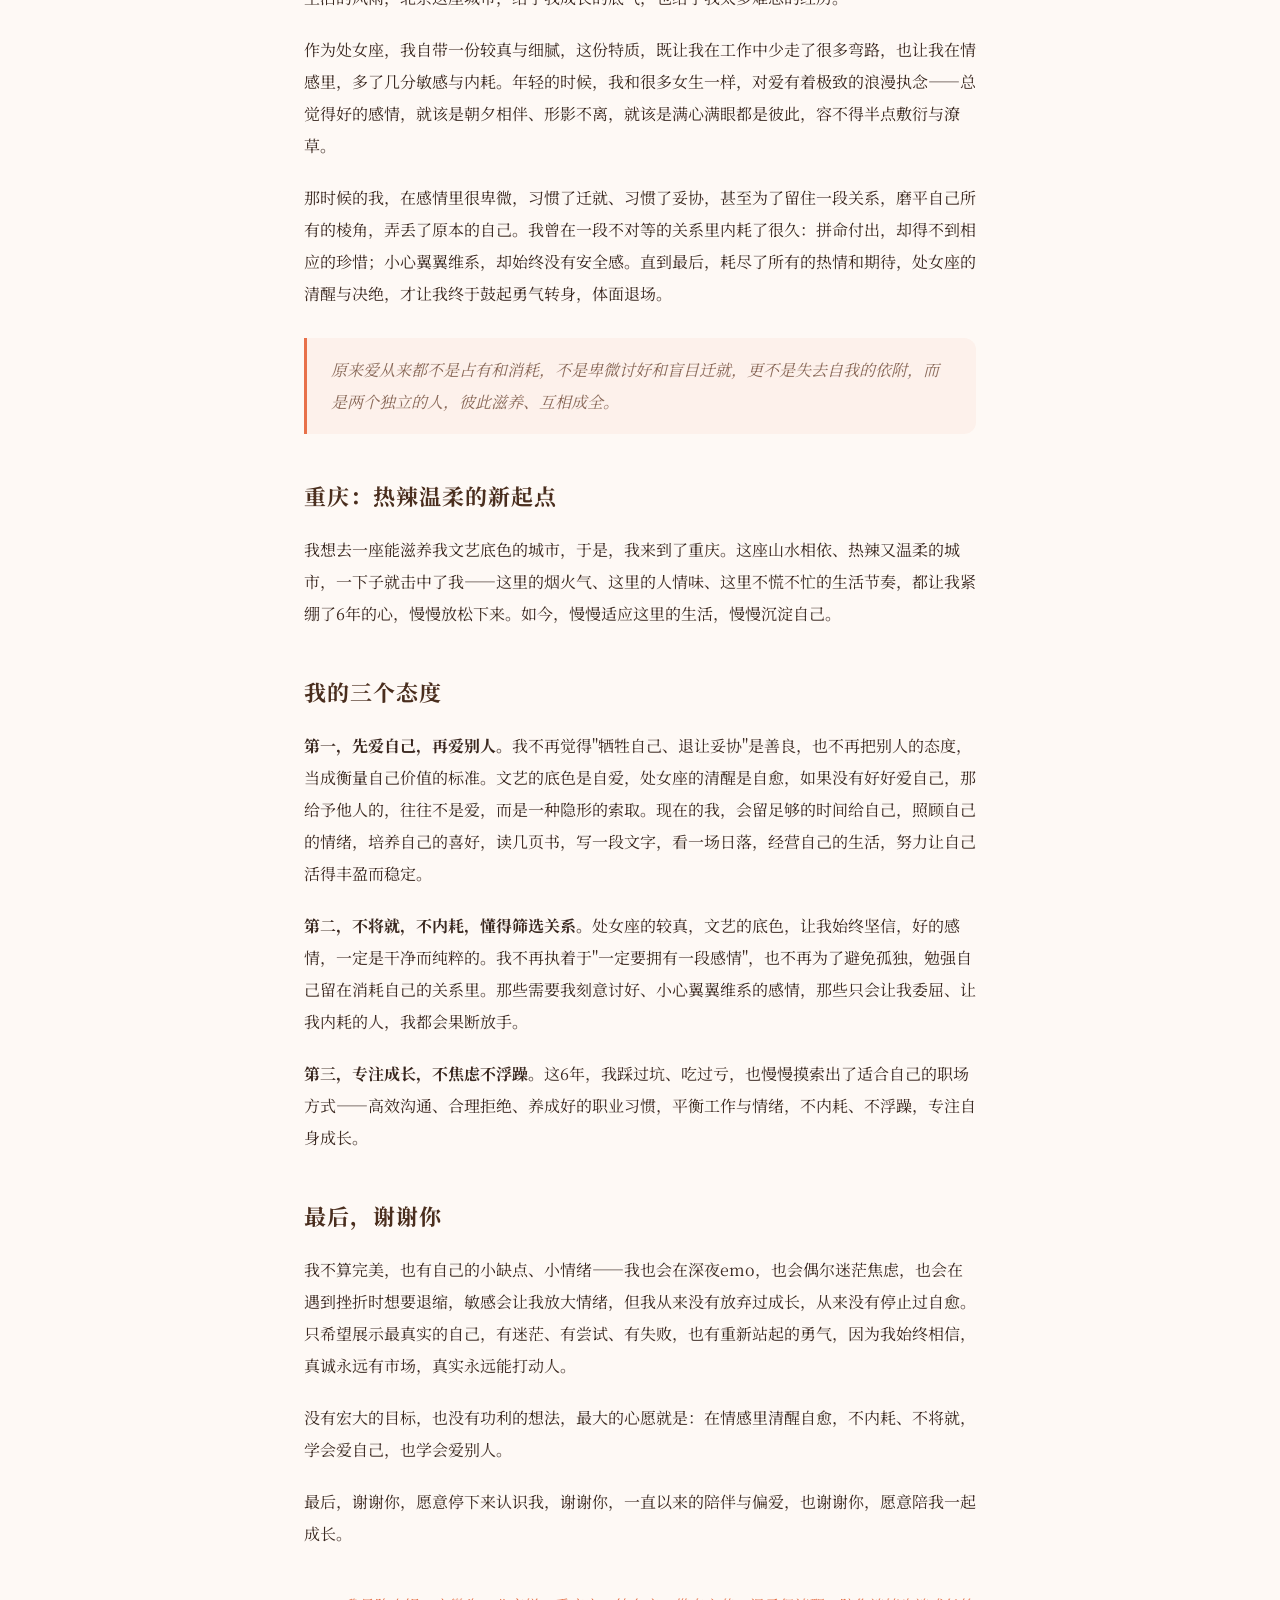
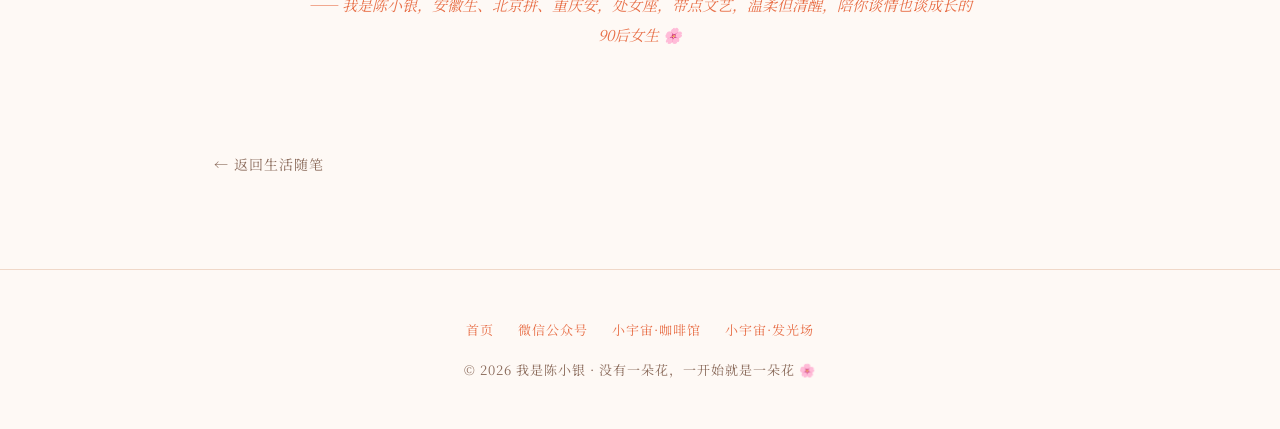
<file: articles/life-aboutme.html>
<!DOCTYPE html>
<html lang="zh-CN">
<head>
  <meta charset="UTF-8">
  <meta name="viewport" content="width=device-width, initial-scale=1.0">
  <title>关于我：温柔但清醒，陪你谈情也谈成长 — 我是陈小银</title>
  <link href="https://fonts.googleapis.com/css2?family=Noto+Serif+SC:wght@400;700&display=swap" rel="stylesheet">
  <link rel="stylesheet" href="../css/style.css">
</head>
<body>

<nav class="nav" id="nav">
  <div class="nav-inner">
    <a href="../index.html" class="nav-logo">陈小银</a>
    <ul class="nav-links" id="navLinks">
      <li><a href="../index.html">首页</a></li>
      <li><a href="../life.html">生活</a></li>
      <li><a href="../feelings.html">感情</a></li>
      <li><a href="../work.html">工作</a></li>
      <li><a href="../index.html#about">关于</a></li>
    </ul>
    <button class="nav-toggle" id="navToggle"><span></span><span></span><span></span></button>
  </div>
</nav>

<section class="article-hero" style="background:linear-gradient(180deg,#fde0d0,var(--cream));">
  <div style="width:70px;height:70px;border-radius:50%;overflow:hidden;margin:0 auto 16px;box-shadow:0 4px 16px rgba(232,113,74,0.2);border:2px solid var(--orange);">
    <img src="../images/avatar-cartoon.png" alt="" style="width:100%;height:100%;object-fit:cover;">
  </div>
  <p class="article-cat life" style="display:inline-block;margin-bottom:16px;background:rgba(232,113,74,0.12);color:var(--orange);">生活随笔</p>
  <h1>关于我：温柔但清醒，陪你谈情也谈成长</h1>
  <div class="meta">
    <span>公众号</span>
    <span class="dot"></span>
    <span>8 分钟阅读</span>
  </div>
</section>

<article class="article-content">
  <p>哈喽，屏幕前的你，晚上好。</p>
  <p>我好像从来没有正式介绍过自己，抱歉了，这个号陪伴了大家11年，感谢不离不弃！</p>

  <h2>先正式和你认识一下吧</h2>
  <p>一个生在安徽、长于北京、最终扎根重庆的90后处女座女生，骨子里藏着几分文艺的细腻，也刻着处女座独有的清醒与较真。从安徽的温润烟火，到北京的热血奋进，再到重庆的热辣温柔，辗转三座城市，历经上学、工作、定居，那些走过的路、吃过的亏、悟透的道理，那些藏在时光里的情感与成长，那些被处女座特质滋养的细碎感知，我想以最真诚、最文艺的模样，慢慢讲给你听。</p>

  <p>很多人第一次和我聊天，都会说"你好有亲和力，自带文艺感，听你说话很舒服"。其实我只是习惯了真诚待人，擅长做一个合格的倾听者，也乐于做一个清醒的分享者——就像我一直以来在这个公众号里做的那样，不搞华丽的噱头，不做空洞的说教，只把最真实的自己、最真切的经历和感悟，藏在细腻的文字里，慢慢说给同频的人听。而这份细腻，一半是天生的文艺底色，一半是处女座刻在骨子里的本能，习惯捕捉生活里的细碎情绪，也习惯在混沌里梳理出属于自己的秩序感。</p>

  <blockquote>我不想做什么"情感专家"，只想做一个一起清醒、一起自愈的朋友。</blockquote>

  <h2>安徽：温润的底色</h2>
  <p>我生在安徽，骨子里刻着家乡人的温润与踏实，江南烟火的细腻，也悄悄滋养了我文艺的底色。后来考上了中华女子学院，从此告别家乡，奔赴了北京的烟火与远方。在中华女子学院独立清醒的氛围里，我慢慢学会了独立、自愈，也慢慢树立了自己的价值观——不依附、不盲从，做有力量、有温度的女生；而处女座的完美主义，让我在读书、沉淀的日子里，习惯认真对待每一份感知，习惯在文字里打磨情绪，这份信念与特质，也一直支撑着我后来的职场与情感之路。</p>

  <h2>北京：6年的成长与清醒</h2>
  <p>毕业后，我没有选择回到安徽，而是留在了北京，一待就是6年。这6年，是我成长最快的6年，也是我最迷茫、最挣扎，也最收获满满的6年。从职场新人的懵懂无知，到慢慢独当一面；从对情感的懵懂憧憬，到在一段段关系里跌跌撞撞、慢慢清醒；从一个恋家的小女孩，到能独自扛起生活的风雨，北京这座城市，给了我成长的底气，也给了我太多难忘的经历。</p>

  <p>作为处女座，我自带一份较真与细腻，这份特质，既让我在工作中少走了很多弯路，也让我在情感里，多了几分敏感与内耗。年轻的时候，我和很多女生一样，对爱有着极致的浪漫执念——总觉得好的感情，就该是朝夕相伴、形影不离，就该是满心满眼都是彼此，容不得半点敷衍与潦草。</p>

  <p>那时候的我，在感情里很卑微，习惯了迁就、习惯了妥协，甚至为了留住一段关系，磨平自己所有的棱角，弄丢了原本的自己。我曾在一段不对等的关系里内耗了很久：拼命付出，却得不到相应的珍惜；小心翼翼维系，却始终没有安全感。直到最后，耗尽了所有的热情和期待，处女座的清醒与决绝，才让我终于鼓起勇气转身，体面退场。</p>

  <blockquote>原来爱从来都不是占有和消耗，不是卑微讨好和盲目迁就，更不是失去自我的依附，而是两个独立的人，彼此滋养、互相成全。</blockquote>

  <h2>重庆：热辣温柔的新起点</h2>
  <p>我想去一座能滋养我文艺底色的城市，于是，我来到了重庆。这座山水相依、热辣又温柔的城市，一下子就击中了我——这里的烟火气、这里的人情味、这里不慌不忙的生活节奏，都让我紧绷了6年的心，慢慢放松下来。如今，慢慢适应这里的生活，慢慢沉淀自己。</p>

  <h2>我的三个态度</h2>

  <p><strong>第一，先爱自己，再爱别人。</strong>我不再觉得"牺牲自己、退让妥协"是善良，也不再把别人的态度，当成衡量自己价值的标准。文艺的底色是自爱，处女座的清醒是自愈，如果没有好好爱自己，那给予他人的，往往不是爱，而是一种隐形的索取。现在的我，会留足够的时间给自己，照顾自己的情绪，培养自己的喜好，读几页书，写一段文字，看一场日落，经营自己的生活，努力让自己活得丰盈而稳定。</p>

  <p><strong>第二，不将就，不内耗，懂得筛选关系。</strong>处女座的较真，文艺的底色，让我始终坚信，好的感情，一定是干净而纯粹的。我不再执着于"一定要拥有一段感情"，也不再为了避免孤独，勉强自己留在消耗自己的关系里。那些需要我刻意讨好、小心翼翼维系的感情，那些只会让我委屈、让我内耗的人，我都会果断放手。</p>

  <p><strong>第三，专注成长，不焦虑不浮躁。</strong>这6年，我踩过坑、吃过亏，也慢慢摸索出了适合自己的职场方式——高效沟通、合理拒绝、养成好的职业习惯，平衡工作与情绪，不内耗、不浮躁，专注自身成长。</p>

  <h2>最后，谢谢你</h2>
  <p>我不算完美，也有自己的小缺点、小情绪——我也会在深夜emo，也会偶尔迷茫焦虑，也会在遇到挫折时想要退缩，敏感会让我放大情绪，但我从来没有放弃过成长，从来没有停止过自愈。只希望展示最真实的自己，有迷茫、有尝试、有失败，也有重新站起的勇气，因为我始终相信，真诚永远有市场，真实永远能打动人。</p>

  <p>没有宏大的目标，也没有功利的想法，最大的心愿就是：在情感里清醒自愈，不内耗、不将就，学会爱自己，也学会爱别人。</p>

  <p>最后，谢谢你，愿意停下来认识我，谢谢你，一直以来的陪伴与偏爱，也谢谢你，愿意陪我一起成长。</p>

  <p style="text-align:center; color:var(--orange); font-size:15px; margin-top:40px; font-style:italic;">
    —— 我是陈小银，安徽生、北京拼、重庆安，处女座，带点文艺，温柔但清醒，陪你谈情也谈成长的90后女生 🌸
  </p>
</article>

<div class="section" style="padding-top:0;">
  <a href="../life.html" class="back-link">← 返回生活随笔</a>
</div>

<footer class="footer">
  <div class="footer-links">
    <a href="../index.html">首页</a>
    <a href="#" onclick="event.preventDefault();">微信公众号</a>
    <a href="https://www.xiaoyuzhoufm.com/podcast/6983677f36cd09414476e593" target="_blank">小宇宙·咖啡馆</a>
    <a href="https://www.xiaoyuzhoufm.com/podcast/69836793d0784d1a7eda0f9f" target="_blank">小宇宙·发光场</a>
  </div>
  <p>© 2026 我是陈小银 · 没有一朵花，一开始就是一朵花 🌸</p>
</footer>

<script>
  window.addEventListener('scroll', () => {
    document.getElementById('nav').classList.toggle('scrolled', window.scrollY > 10);
  });
  const t = document.getElementById('navToggle');
  const l = document.getElementById('navLinks');
  t.addEventListener('click', () => { t.classList.toggle('open'); l.classList.toggle('open'); });
</script>
</body>
</html>
</file>
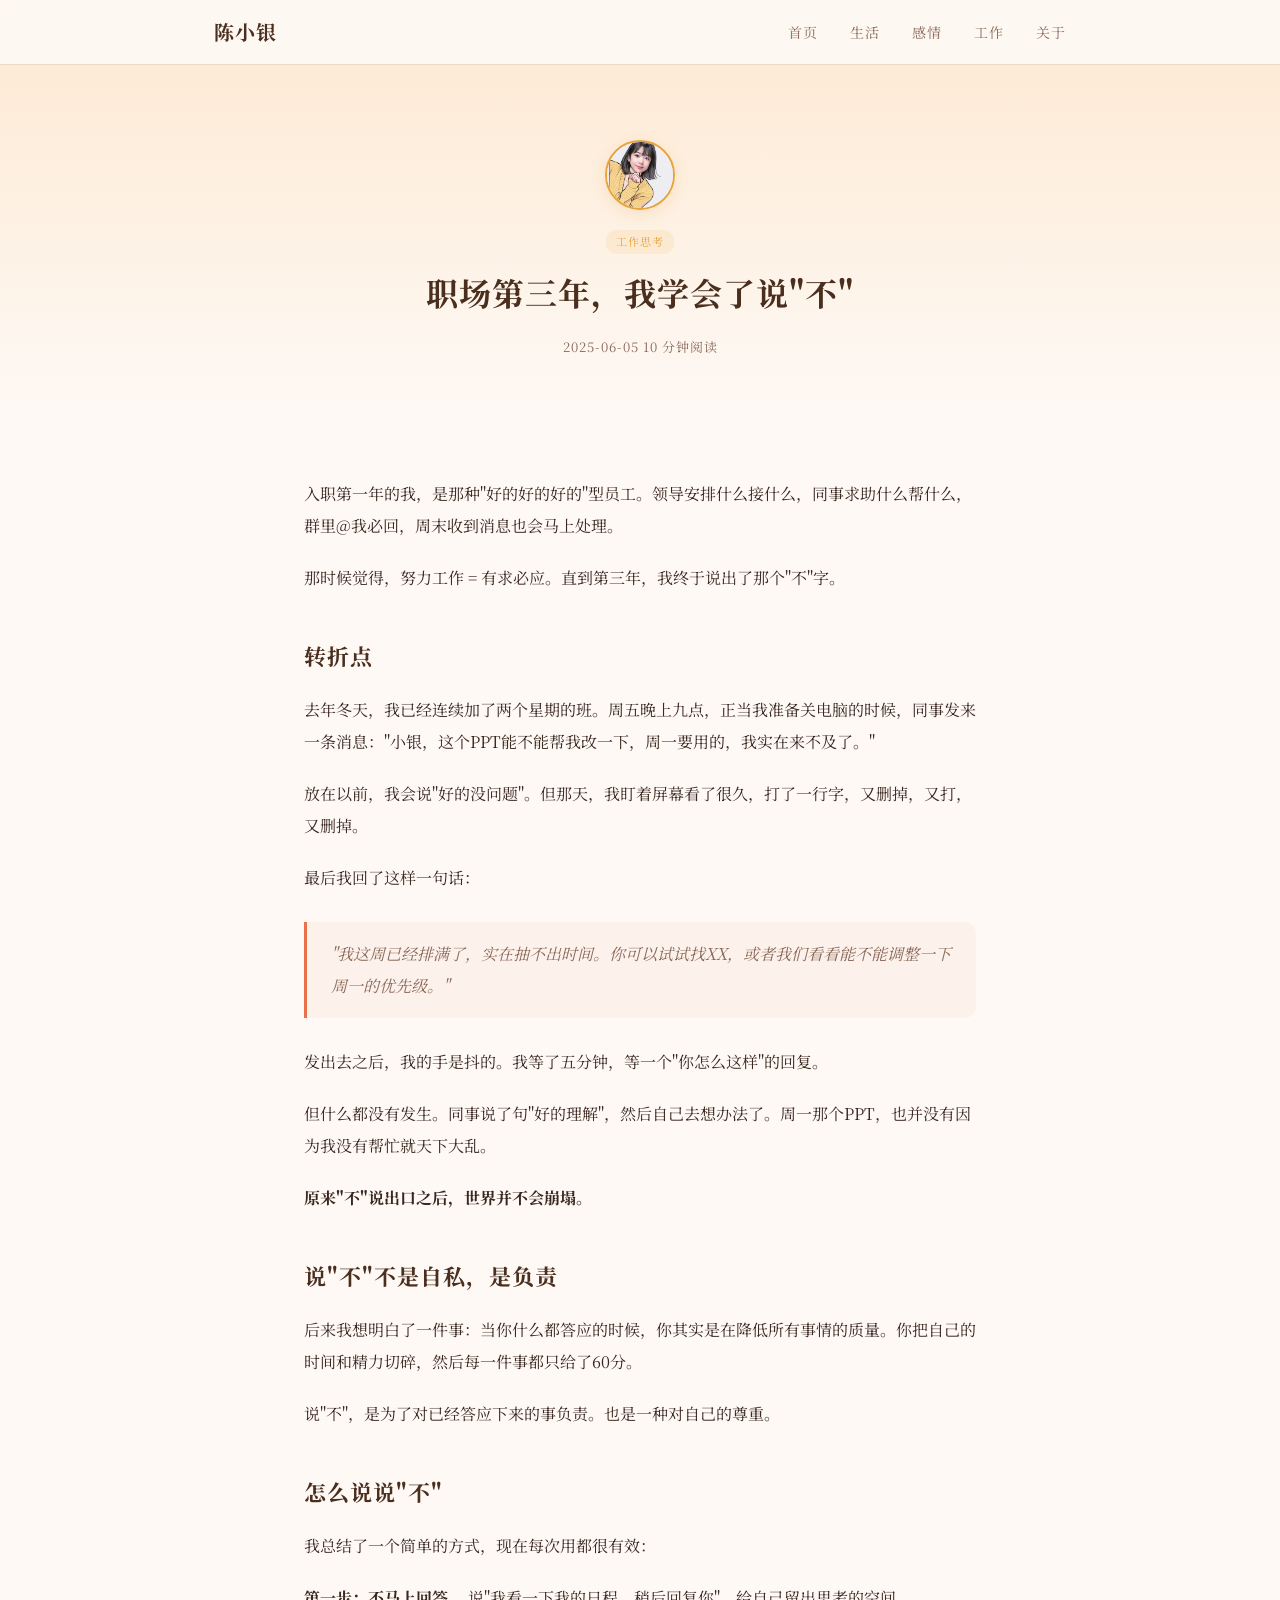
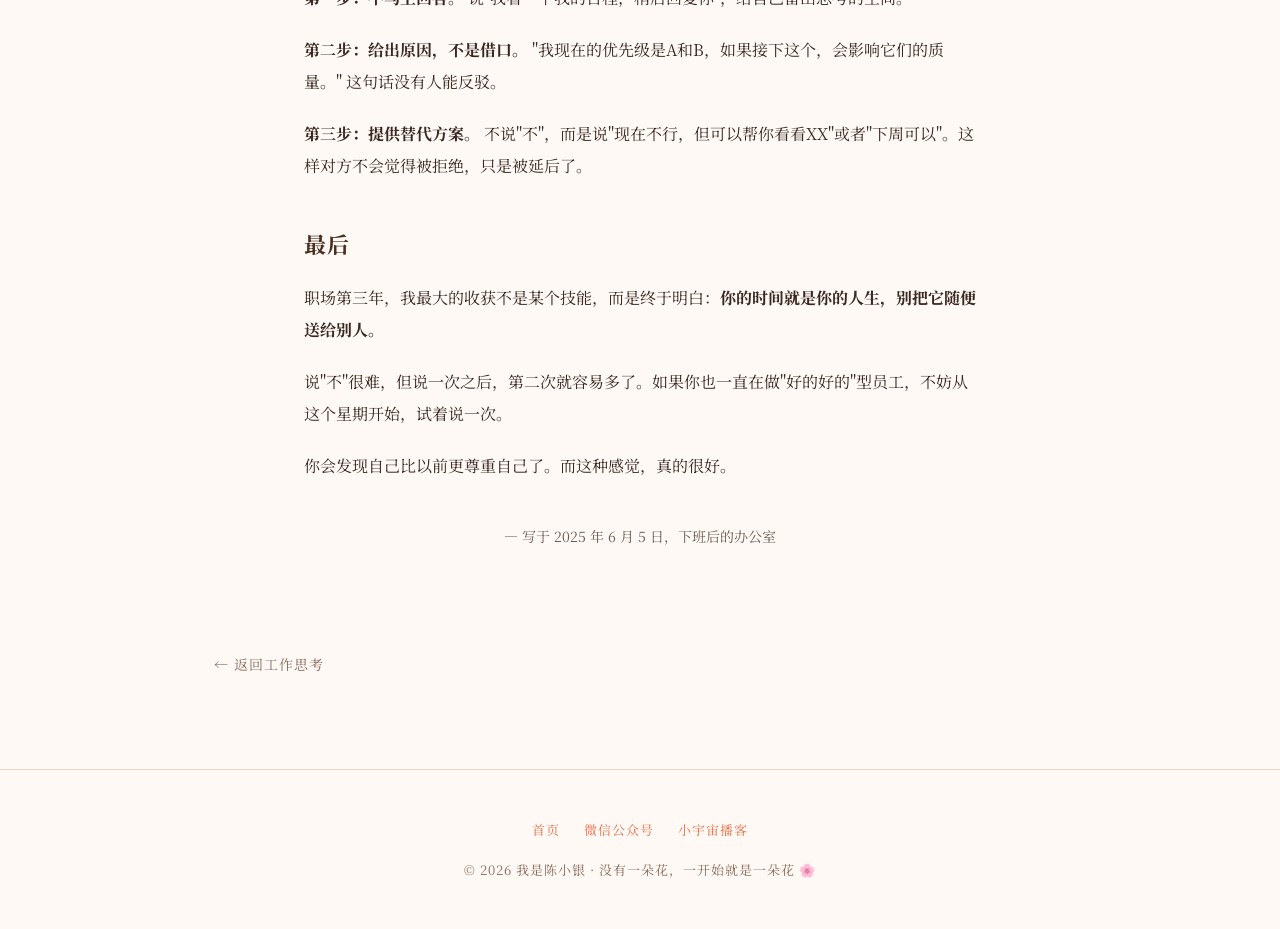
<file: articles/work-1.html>
<!DOCTYPE html>
<html lang="zh-CN">
<head>
  <meta charset="UTF-8">
  <meta name="viewport" content="width=device-width, initial-scale=1.0">
  <title>职场第三年，我学会了说"不" — 我是陈小银</title>
  <link href="https://fonts.googleapis.com/css2?family=Noto+Serif+SC:wght@400;700&display=swap" rel="stylesheet">
  <link rel="stylesheet" href="../css/style.css">
</head>
<body>

<nav class="nav" id="nav">
  <div class="nav-inner">
    <a href="../index.html" class="nav-logo">陈小银</a>
    <ul class="nav-links" id="navLinks">
      <li><a href="../index.html">首页</a></li>
      <li><a href="../life.html">生活</a></li>
      <li><a href="../feelings.html">感情</a></li>
      <li><a href="../work.html">工作</a></li>
      <li><a href="../index.html#about">关于</a></li>
    </ul>
    <button class="nav-toggle" id="navToggle"><span></span><span></span><span></span></button>
  </div>
</nav>

<section class="article-hero" style="background:linear-gradient(180deg,#fde8d0,var(--cream));">
  <div style="width:70px;height:70px;border-radius:50%;overflow:hidden;margin:0 auto 16px;box-shadow:0 4px 16px rgba(232,163,61,0.2);border:2px solid var(--gold);">
    <img src="../images/avatar-cartoon.png" alt="" style="width:100%;height:100%;object-fit:cover;">
  </div>
  <p class="article-cat work" style="display:inline-block;margin-bottom:16px;background:rgba(232,163,61,0.12);color:var(--gold);">工作思考</p>
  <h1>职场第三年，我学会了说"不"</h1>
  <div class="meta">
    <span>2025-06-05</span>
    <span class="dot"></span>
    <span>10 分钟阅读</span>
  </div>
</section>

<article class="article-content">
  <p>入职第一年的我，是那种"好的好的好的"型员工。领导安排什么接什么，同事求助什么帮什么，群里@我必回，周末收到消息也会马上处理。</p>

  <p>那时候觉得，努力工作 = 有求必应。直到第三年，我终于说出了那个"不"字。</p>

  <h2>转折点</h2>

  <p>去年冬天，我已经连续加了两个星期的班。周五晚上九点，正当我准备关电脑的时候，同事发来一条消息："小银，这个PPT能不能帮我改一下，周一要用的，我实在来不及了。"</p>

  <p>放在以前，我会说"好的没问题"。但那天，我盯着屏幕看了很久，打了一行字，又删掉，又打，又删掉。</p>

  <p>最后我回了这样一句话：</p>

  <blockquote>"我这周已经排满了，实在抽不出时间。你可以试试找XX，或者我们看看能不能调整一下周一的优先级。"</blockquote>

  <p>发出去之后，我的手是抖的。我等了五分钟，等一个"你怎么这样"的回复。</p>

  <p>但什么都没有发生。同事说了句"好的理解"，然后自己去想办法了。周一那个PPT，也并没有因为我没有帮忙就天下大乱。</p>

  <p><strong>原来"不"说出口之后，世界并不会崩塌。</strong></p>

  <h2>说"不"不是自私，是负责</h2>

  <p>后来我想明白了一件事：当你什么都答应的时候，你其实是在降低所有事情的质量。你把自己的时间和精力切碎，然后每一件事都只给了60分。</p>

  <p>说"不"，是为了对已经答应下来的事负责。也是一种对自己的尊重。</p>

  <h2>怎么说说"不"</h2>

  <p>我总结了一个简单的方式，现在每次用都很有效：</p>

  <p><strong>第一步：不马上回答。</strong> 说"我看一下我的日程，稍后回复你"，给自己留出思考的空间。</p>

  <p><strong>第二步：给出原因，不是借口。</strong> "我现在的优先级是A和B，如果接下这个，会影响它们的质量。" 这句话没有人能反驳。</p>

  <p><strong>第三步：提供替代方案。</strong> 不说"不"，而是说"现在不行，但可以帮你看看XX"或者"下周可以"。这样对方不会觉得被拒绝，只是被延后了。</p>

  <h2>最后</h2>

  <p>职场第三年，我最大的收获不是某个技能，而是终于明白：<strong>你的时间就是你的人生，别把它随便送给别人。</strong></p>

  <p>说"不"很难，但说一次之后，第二次就容易多了。如果你也一直在做"好的好的"型员工，不妨从这个星期开始，试着说一次。</p>

  <p>你会发现自己比以前更尊重自己了。而这种感觉，真的很好。</p>

  <p style="text-align:center; color:#6b5b4f; font-size:14px; margin-top:40px;">— 写于 2025 年 6 月 5 日，下班后的办公室</p>
</article>

<div class="section" style="padding-top:0;">
  <a href="../work.html" class="back-link">← 返回工作思考</a>
</div>

<footer class="footer">
  <div class="footer-links">
    <a href="../index.html">首页</a>
    <a href="#">微信公众号</a>
    <a href="https://www.xiaoyuzhoufm.com" target="_blank">小宇宙播客</a>
  </div>
  <p>© 2026 我是陈小银 · 没有一朵花，一开始就是一朵花 🌸</p>
</footer>

<script>
  window.addEventListener('scroll', () => {
    document.getElementById('nav').classList.toggle('scrolled', window.scrollY > 10);
  });
  const t = document.getElementById('navToggle');
  const l = document.getElementById('navLinks');
  t.addEventListener('click', () => { t.classList.toggle('open'); l.classList.toggle('open'); });
</script>
</body>
</html>
</file>
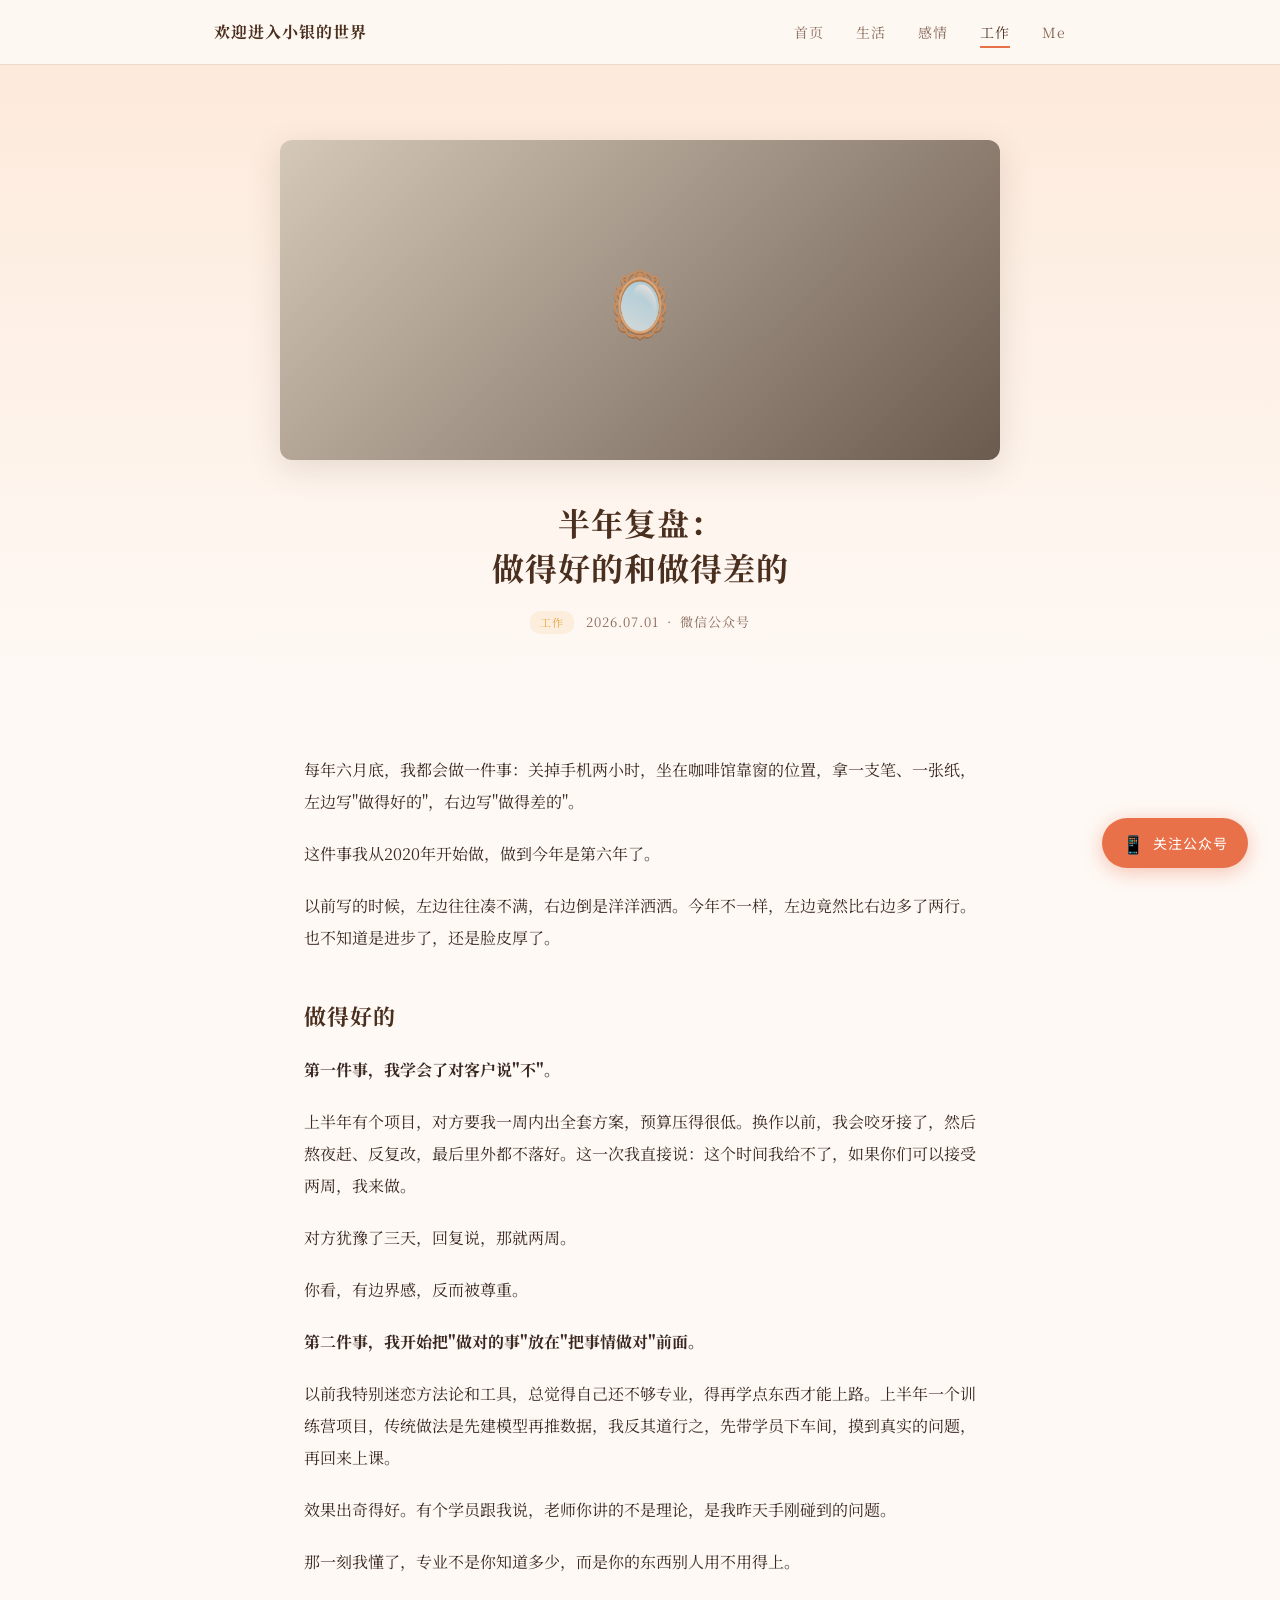
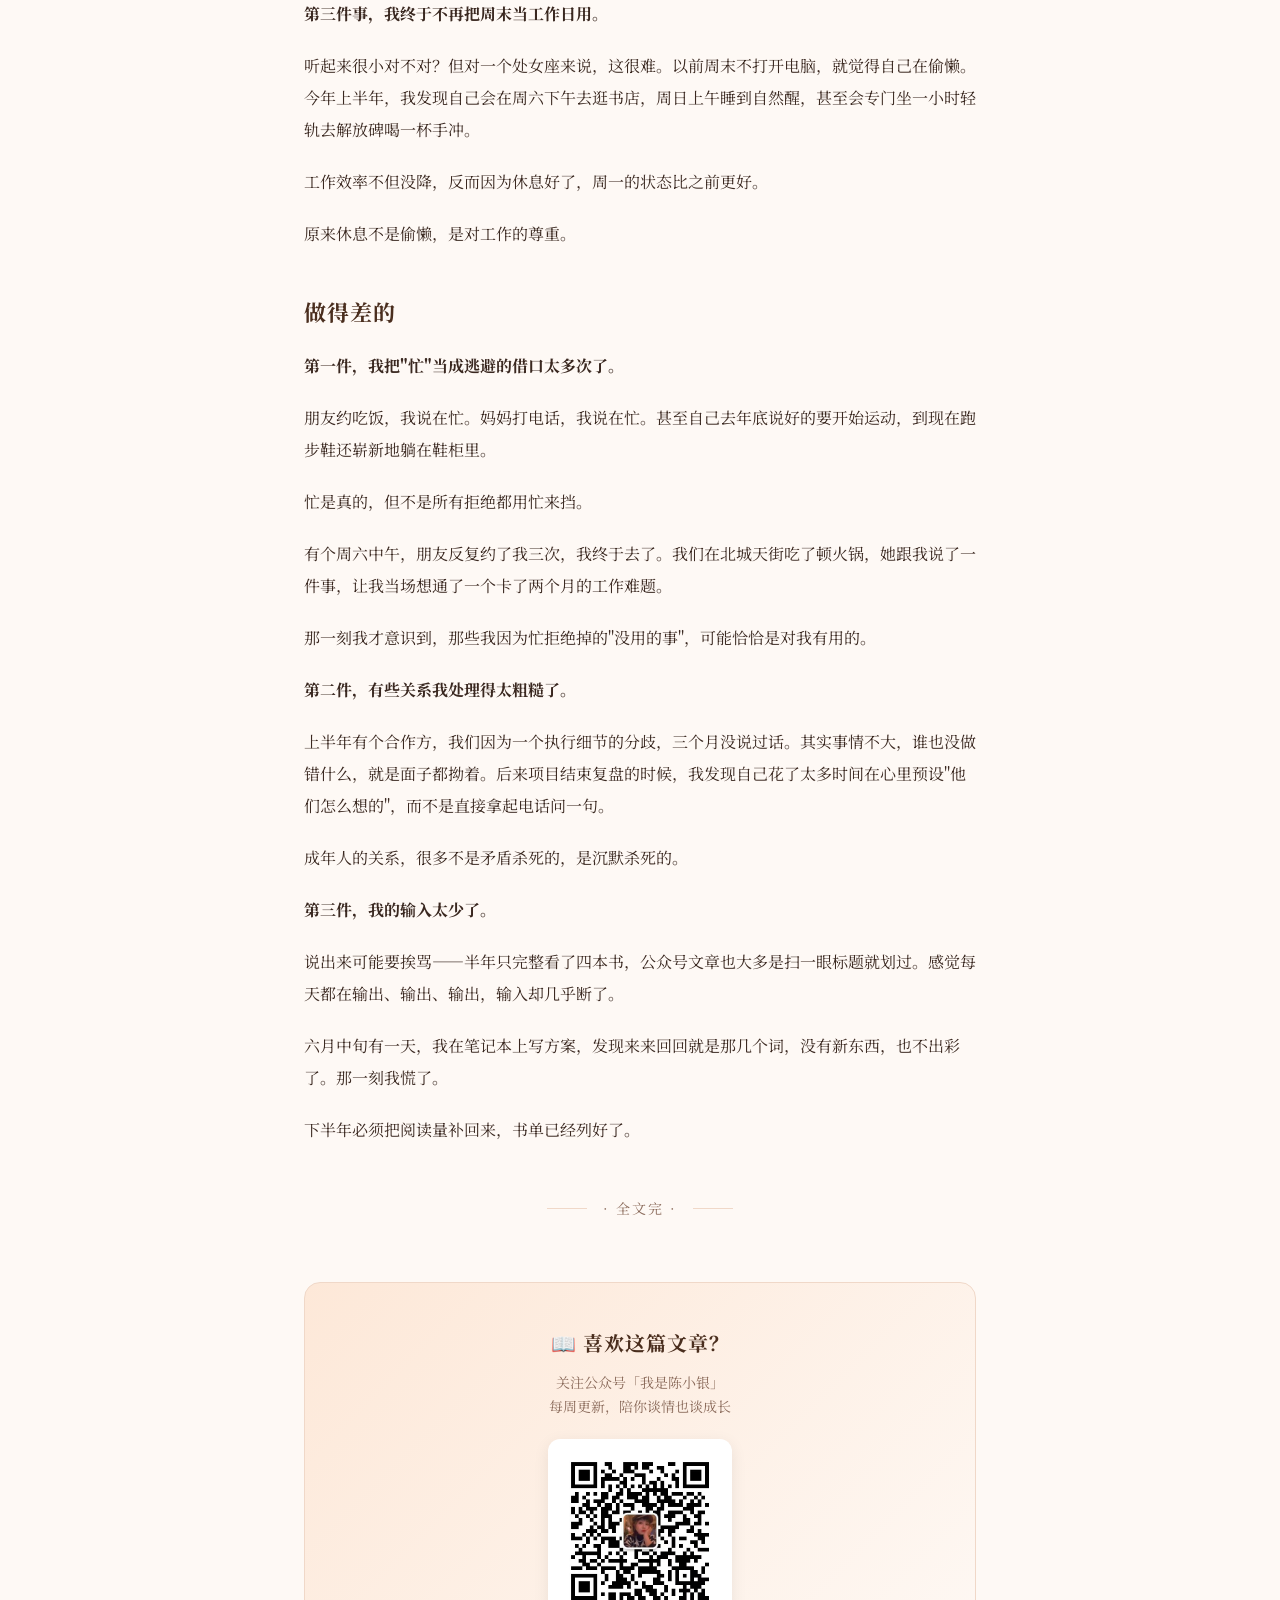
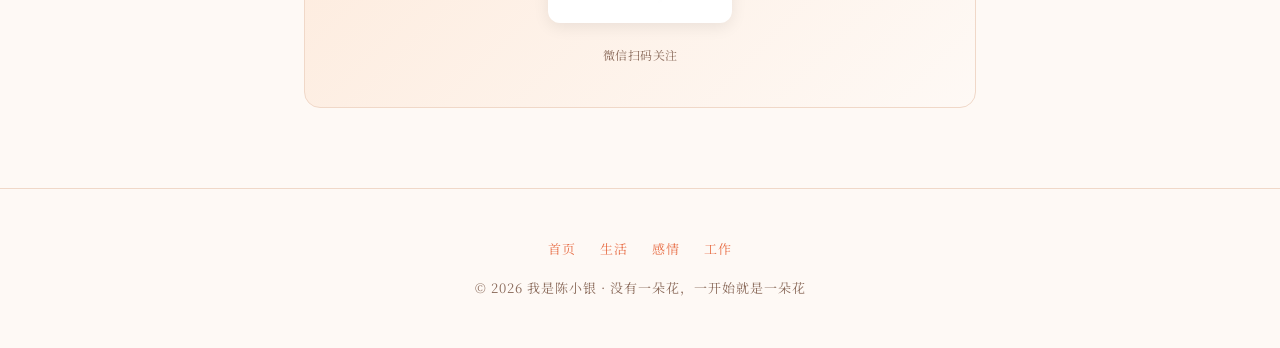
<file: articles/work-2026-h1.html>
<!DOCTYPE html>
<html lang="zh-CN">
<head>
  <meta charset="UTF-8">
  <meta name="viewport" content="width=device-width, initial-scale=1.0">
  <title>半年复盘：做得好的和做得差的 — 我是陈小银</title>
  <link rel="preconnect" href="https://fonts.googleapis.com">
  <link href="https://fonts.googleapis.com/css2?family=Noto+Serif+SC:wght@400;700&family=Noto+Sans+SC:wght@400;500&display=swap" rel="stylesheet">
  <link rel="stylesheet" href="../css/style.css">
  <style>
    /* 文章页额外样式 */
    .article-cover {
      width: 100%;
      max-width: 720px;
      height: 320px;
      margin: 0 auto 40px;
      border-radius: var(--radius);
      background: linear-gradient(135deg, #d4c8b8, #6b5b4f);
      display: flex;
      align-items: center;
      justify-content: center;
      font-size: 64px;
      color: rgba(255,255,255,0.7);
      box-shadow: 0 8px 32px rgba(90,70,50,0.15);
    }
    @media (max-width:768px) {
      .article-cover { height: 200px; font-size: 48px; }
    }
    /* 公众号引流区 */
    .wechat-promo {
      max-width: 720px;
      margin: 60px auto 0;
      padding: 40px 32px;
      background: linear-gradient(135deg, #fde8d8, #fef9f5);
      border-radius: 16px;
      text-align: center;
      border: 1px solid var(--border);
    }
    .wechat-promo h3 {
      font-size: 20px;
      color: var(--brown-d);
      margin-bottom: 8px;
      letter-spacing: 1px;
    }
    .wechat-promo p {
      font-size: 14px;
      color: var(--text-l);
      margin-bottom: 20px;
      line-height: 1.7;
    }
    .wechat-promo .qrcode-box {
      display: inline-block;
      padding: 12px;
      background: var(--white);
      border-radius: 12px;
      box-shadow: 0 4px 16px rgba(0,0,0,0.08);
    }
    .wechat-promo .qrcode-box img {
      width: 160px;
      height: 160px;
      object-fit: contain;
      border-radius: 4px;
    }
    .wechat-promo .qrcode-tip {
      font-size: 12px;
      color: var(--text-l);
      margin-top: 10px;
      letter-spacing: 0.5px;
    }
    /* 浮动关注按钮 */
    .float-follow {
      position: fixed;
      bottom: 32px;
      right: 32px;
      z-index: 90;
      display: flex;
      align-items: center;
      gap: 8px;
      padding: 12px 20px;
      background: var(--orange);
      color: var(--white);
      border: none;
      border-radius: 40px;
      font-size: 14px;
      letter-spacing: 1px;
      cursor: pointer;
      box-shadow: 0 4px 20px rgba(232,113,74,0.4);
      transition: all 0.3s;
      font-family: "Noto Sans SC", sans-serif;
    }
    .float-follow:hover {
      transform: translateY(-2px);
      box-shadow: 0 6px 24px rgba(232,113,74,0.5);
    }
    .float-follow .icon { font-size: 18px; }
    @media (max-width:768px) {
      .float-follow { bottom: 20px; right: 16px; padding: 10px 16px; font-size: 13px; }
    }
    /* 文章结尾 */
    .article-end {
      text-align: center;
      margin: 48px 0 20px;
      color: var(--text-l);
      font-size: 14px;
      letter-spacing: 2px;
    }
    .article-end span {
      display: inline-block;
      padding: 0 16px;
      position: relative;
    }
    .article-end span::before,
    .article-end span::after {
      content: "";
      position: absolute;
      top: 50%;
      width: 40px;
      height: 1px;
      background: var(--border);
    }
    .article-end span::before { right: 100%; }
    .article-end span::after { left: 100%; }
  </style>
</head>
<body>

<!-- ========== 导航 ========== -->
<nav class="nav" id="nav">
  <div class="nav-inner">
    <a href="../index.html" class="nav-logo" style="font-size:16px;letter-spacing:1px;">欢迎进入小银的世界</a>
    <ul class="nav-links" id="navLinks">
      <li><a href="../index.html">首页</a></li>
      <li><a href="../life.html">生活</a></li>
      <li><a href="../feelings.html">感情</a></li>
      <li><a href="../work.html" class="active">工作</a></li>
      <li><a href="../index.html#about">Me</a></li>
    </ul>
    <button class="nav-toggle" id="navToggle" aria-label="菜单">
      <span></span><span></span><span></span>
    </button>
  </div>
</nav>

<!-- ========== 文章头部 ========== -->
<section class="article-hero">
  <div class="article-cover">🪞</div>
  <h1>半年复盘：<br>做得好的和做得差的</h1>
  <div class="meta">
    <span class="article-cat work" style="margin-right:8px;">工作</span>
    2026.07.01 &nbsp;·&nbsp; 微信公众号
  </div>
</section>

<!-- ========== 文章正文 ========== -->
<article class="article-content">

  <p>每年六月底，我都会做一件事：关掉手机两小时，坐在咖啡馆靠窗的位置，拿一支笔、一张纸，左边写"做得好的"，右边写"做得差的"。</p>

  <p>这件事我从2020年开始做，做到今年是第六年了。</p>

  <p>以前写的时候，左边往往凑不满，右边倒是洋洋洒洒。今年不一样，左边竟然比右边多了两行。也不知道是进步了，还是脸皮厚了。</p>

  <h2>做得好的</h2>

  <p><strong>第一件事，我学会了对客户说"不"。</strong></p>

  <p>上半年有个项目，对方要我一周内出全套方案，预算压得很低。换作以前，我会咬牙接了，然后熬夜赶、反复改，最后里外都不落好。这一次我直接说：这个时间我给不了，如果你们可以接受两周，我来做。</p>

  <p>对方犹豫了三天，回复说，那就两周。</p>

  <p>你看，有边界感，反而被尊重。</p>

  <p><strong>第二件事，我开始把"做对的事"放在"把事情做对"前面。</strong></p>

  <p>以前我特别迷恋方法论和工具，总觉得自己还不够专业，得再学点东西才能上路。上半年一个训练营项目，传统做法是先建模型再推数据，我反其道行之，先带学员下车间，摸到真实的问题，再回来上课。</p>

  <p>效果出奇得好。有个学员跟我说，老师你讲的不是理论，是我昨天手刚碰到的问题。</p>

  <p>那一刻我懂了，专业不是你知道多少，而是你的东西别人用不用得上。</p>

  <p><strong>第三件事，我终于不再把周末当工作日用。</strong></p>

  <p>听起来很小对不对？但对一个处女座来说，这很难。以前周末不打开电脑，就觉得自己在偷懒。今年上半年，我发现自己会在周六下午去逛书店，周日上午睡到自然醒，甚至会专门坐一小时轻轨去解放碑喝一杯手冲。</p>

  <p>工作效率不但没降，反而因为休息好了，周一的状态比之前更好。</p>

  <p>原来休息不是偷懒，是对工作的尊重。</p>

  <h2>做得差的</h2>

  <p><strong>第一件，我把"忙"当成逃避的借口太多次了。</strong></p>

  <p>朋友约吃饭，我说在忙。妈妈打电话，我说在忙。甚至自己去年底说好的要开始运动，到现在跑步鞋还崭新地躺在鞋柜里。</p>

  <p>忙是真的，但不是所有拒绝都用忙来挡。</p>

  <p>有个周六中午，朋友反复约了我三次，我终于去了。我们在北城天街吃了顿火锅，她跟我说了一件事，让我当场想通了一个卡了两个月的工作难题。</p>

  <p>那一刻我才意识到，那些我因为忙拒绝掉的"没用的事"，可能恰恰是对我有用的。</p>

  <p><strong>第二件，有些关系我处理得太粗糙了。</strong></p>

  <p>上半年有个合作方，我们因为一个执行细节的分歧，三个月没说过话。其实事情不大，谁也没做错什么，就是面子都拗着。后来项目结束复盘的时候，我发现自己花了太多时间在心里预设"他们怎么想的"，而不是直接拿起电话问一句。</p>

  <p>成年人的关系，很多不是矛盾杀死的，是沉默杀死的。</p>

  <p><strong>第三件，我的输入太少了。</strong></p>

  <p>说出来可能要挨骂——半年只完整看了四本书，公众号文章也大多是扫一眼标题就划过。感觉每天都在输出、输出、输出，输入却几乎断了。</p>

  <p>六月中旬有一天，我在笔记本上写方案，发现来来回回就是那几个词，没有新东西，也不出彩了。那一刻我慌了。</p>

  <p>下半年必须把阅读量补回来，书单已经列好了。</p>

  <div class="article-end"><span>· 全文完 ·</span></div>

  <!-- ========== 公众号引流区 ========== -->
  <div class="wechat-promo">
    <h3>📖 喜欢这篇文章？</h3>
    <p>关注公众号「我是陈小银」<br>每周更新，陪你谈情也谈成长</p>
    <div class="qrcode-box">
      <img src="../images/qrcode-wechat.png" alt="公众号二维码">
    </div>
    <div class="qrcode-tip">微信扫码关注</div>
  </div>

</article>

<!-- ========== 浮动关注按钮 ========== -->
<button class="float-follow" onclick="document.getElementById('wechat-qrcode-modal').style.display='flex';">
  <span class="icon">📱</span> 关注公众号
</button>

<!-- 二维码弹窗 -->
<div id="wechat-qrcode-modal" style="display:none;position:fixed;top:0;left:0;right:0;bottom:0;background:rgba(0,0,0,0.5);z-index:200;align-items:center;justify-content:center;" onclick="if(event.target===this)this.style.display='none';">
  <div style="background:var(--white);border-radius:16px;padding:32px;text-align:center;max-width:300px;width:90%;">
    <h3 style="font-size:18px;color:var(--brown-d);margin-bottom:16px;">扫码关注公众号</h3>
    <img src="../images/qrcode-wechat.png" alt="公众号二维码" style="width:180px;height:180px;border-radius:8px;">
    <p style="font-size:13px;color:var(--text-l);margin-top:12px;">「我是陈小银」每周更新</p>
    <button onclick="document.getElementById('wechat-qrcode-modal').style.display='none';" style="margin-top:16px;padding:8px 24px;border:1px solid var(--border);border-radius:20px;background:var(--white);color:var(--text-l);cursor:pointer;font-size:13px;">关闭</button>
  </div>
</div>

<!-- ========== 页脚 ========== -->
<div class="footer">
  <div class="footer-links">
    <a href="../index.html">首页</a>
    <a href="../life.html">生活</a>
    <a href="../feelings.html">感情</a>
    <a href="../work.html">工作</a>
  </div>
  <p>© 2026 我是陈小银 · 没有一朵花，一开始就是一朵花</p>
</div>

<script>
  // 导航手机端切换
  const navToggle = document.getElementById('navToggle');
  const navLinks = document.getElementById('navLinks');
  navToggle.addEventListener('click', () => {
    navToggle.classList.toggle('open');
    navLinks.classList.toggle('open');
  });
  // 导航滚动阴影
  window.addEventListener('scroll', () => {
    document.getElementById('nav').classList.toggle('scrolled', window.scrollY > 10);
  });
</script>
</body>
</html>
</file>
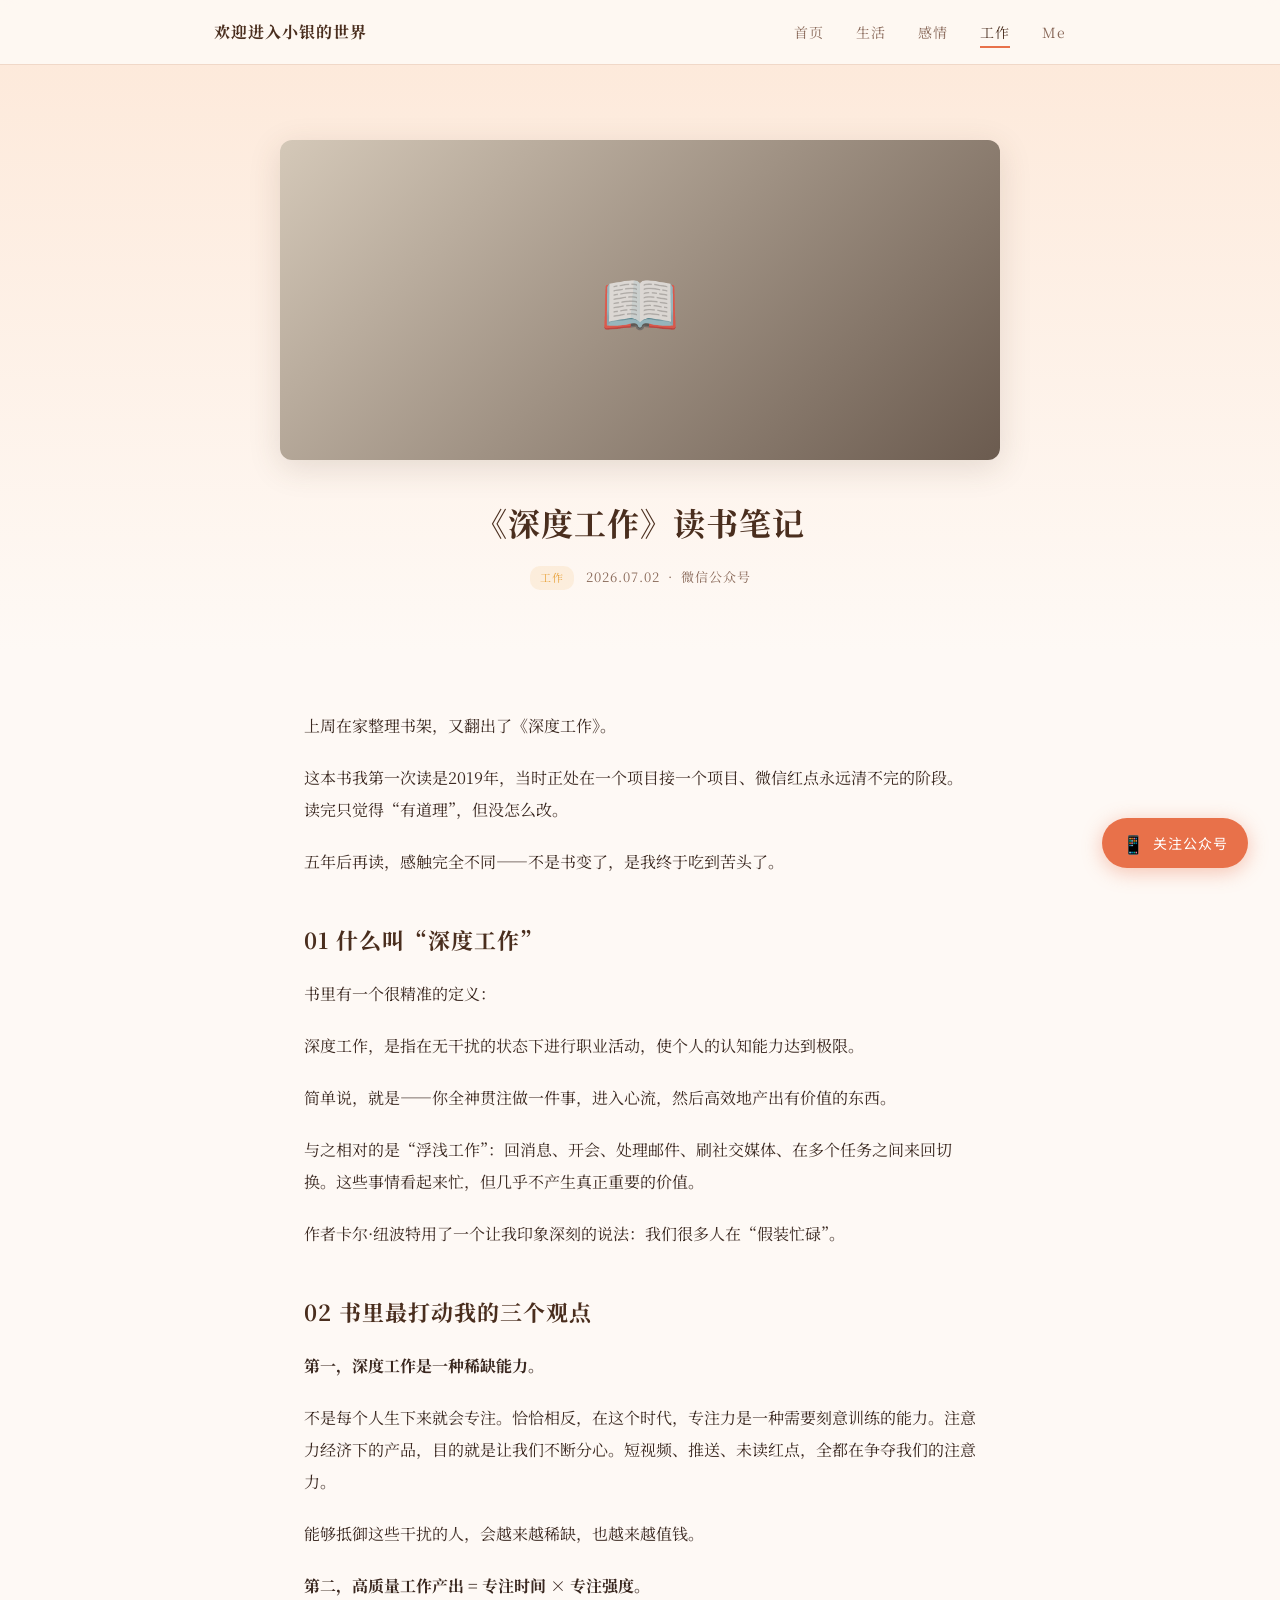
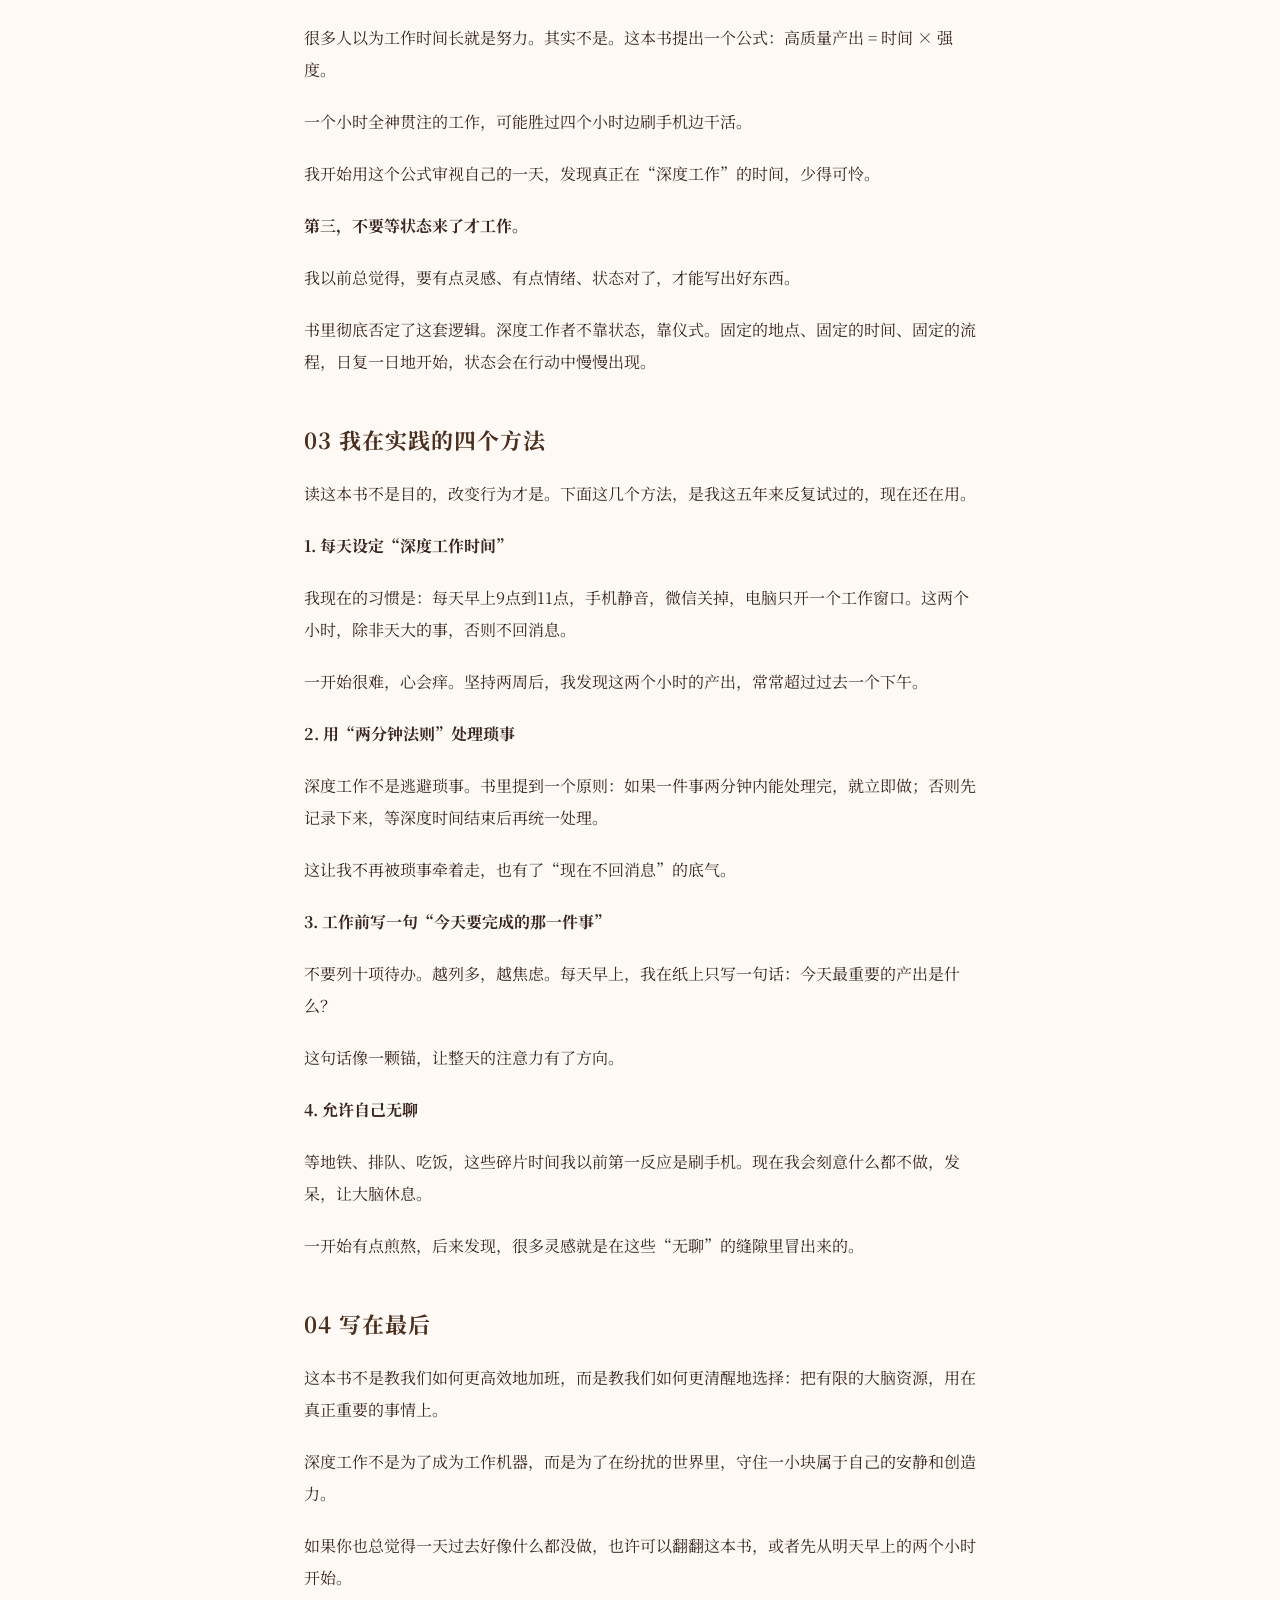
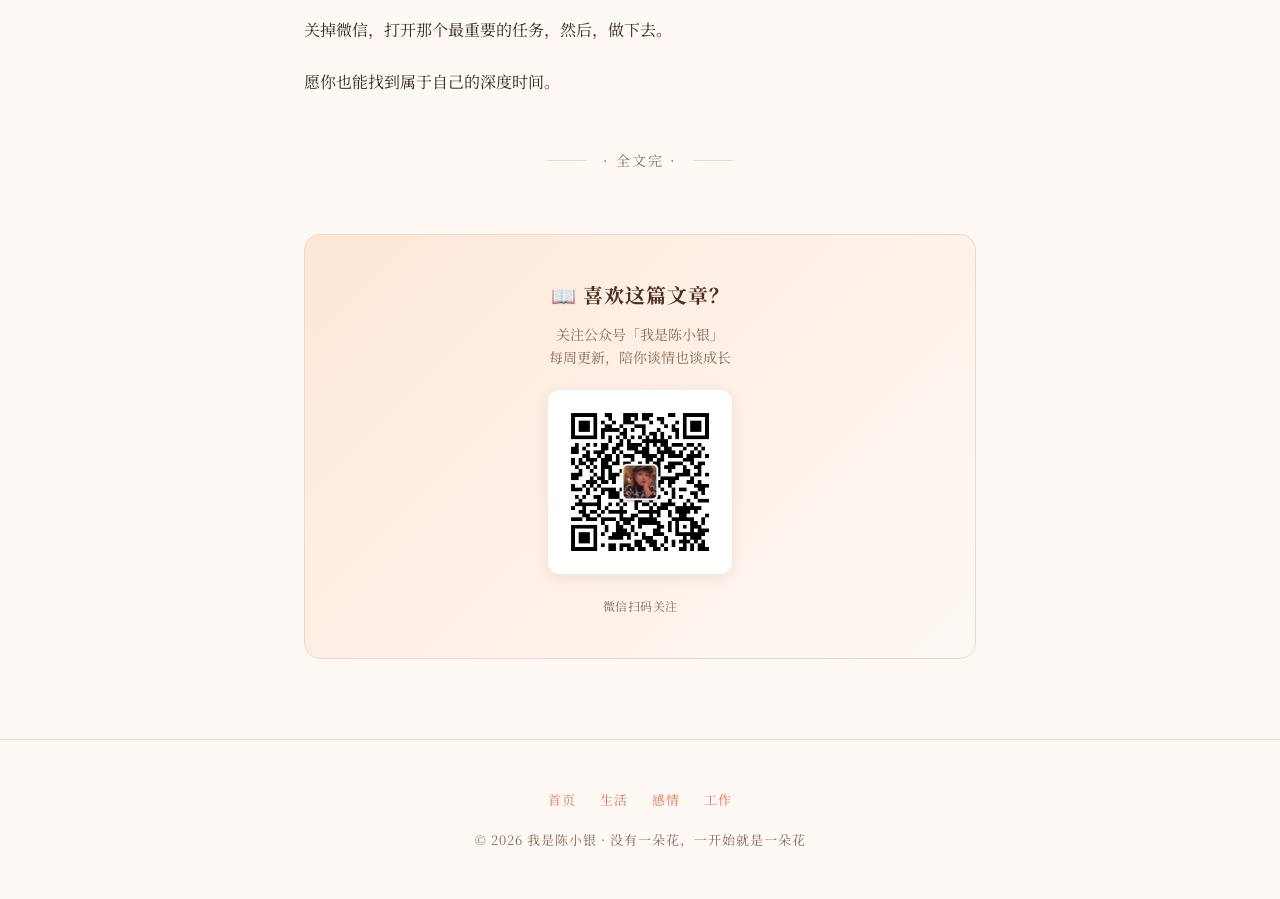
<file: articles/work-deepwork.html>
<!DOCTYPE html>
<html lang="zh-CN">
<head>
  <meta charset="UTF-8">
  <meta name="viewport" content="width=device-width, initial-scale=1.0">
  <title>《深度工作》读书笔记 — 我是陈小银</title>
  <link rel="preconnect" href="https://fonts.googleapis.com">
  <link href="https://fonts.googleapis.com/css2?family=Noto+Serif+SC:wght@400;700&family=Noto+Sans+SC:wght@400;500&display=swap" rel="stylesheet">
  <link rel="stylesheet" href="../css/style.css">
  <style>
    .article-cover {
      width: 100%;
      max-width: 720px;
      height: 320px;
      margin: 0 auto 40px;
      border-radius: var(--radius);
      background: linear-gradient(135deg, #d4c8b8, #6b5b4f);
      display: flex;
      align-items: center;
      justify-content: center;
      font-size: 64px;
      color: rgba(255,255,255,0.7);
      box-shadow: 0 8px 32px rgba(90,70,50,0.15);
    }
    @media (max-width:768px) {
      .article-cover { height: 200px; font-size: 48px; }
    }
    .wechat-promo {
      max-width: 720px;
      margin: 60px auto 0;
      padding: 40px 32px;
      background: linear-gradient(135deg, #fde8d8, #fef9f5);
      border-radius: 16px;
      text-align: center;
      border: 1px solid var(--border);
    }
    .wechat-promo h3 {
      font-size: 20px;
      color: var(--brown-d);
      margin-bottom: 8px;
      letter-spacing: 1px;
    }
    .wechat-promo p {
      font-size: 14px;
      color: var(--text-l);
      margin-bottom: 20px;
      line-height: 1.7;
    }
    .wechat-promo .qrcode-box {
      display: inline-block;
      padding: 12px;
      background: var(--white);
      border-radius: 12px;
      box-shadow: 0 4px 16px rgba(0,0,0,0.08);
    }
    .wechat-promo .qrcode-box img {
      width: 160px;
      height: 160px;
      object-fit: contain;
      border-radius: 4px;
    }
    .wechat-promo .qrcode-tip {
      font-size: 12px;
      color: var(--text-l);
      margin-top: 10px;
      letter-spacing: 0.5px;
    }
    .float-follow {
      position: fixed;
      bottom: 32px;
      right: 32px;
      z-index: 90;
      display: flex;
      align-items: center;
      gap: 8px;
      padding: 12px 20px;
      background: var(--orange);
      color: var(--white);
      border: none;
      border-radius: 40px;
      font-size: 14px;
      letter-spacing: 1px;
      cursor: pointer;
      box-shadow: 0 4px 20px rgba(232,113,74,0.4);
      transition: all 0.3s;
      font-family: "Noto Sans SC", sans-serif;
    }
    .float-follow:hover {
      transform: translateY(-2px);
      box-shadow: 0 6px 24px rgba(232,113,74,0.5);
    }
    .float-follow .icon { font-size: 18px; }
    @media (max-width:768px) {
      .float-follow { bottom: 20px; right: 16px; padding: 10px 16px; font-size: 13px; }
    }
    .article-end {
      text-align: center;
      margin: 48px 0 20px;
      color: var(--text-l);
      font-size: 14px;
      letter-spacing: 2px;
    }
    .article-end span {
      display: inline-block;
      padding: 0 16px;
      position: relative;
    }
    .article-end span::before,
    .article-end span::after {
      content: "";
      position: absolute;
      top: 50%;
      width: 40px;
      height: 1px;
      background: var(--border);
    }
    .article-end span::before { right: 100%; }
    .article-end span::after { left: 100%; }
  </style>
</head>
<body>

<!-- ========== 导航 ========== -->
<nav class="nav" id="nav">
  <div class="nav-inner">
    <a href="../index.html" class="nav-logo" style="font-size:16px;letter-spacing:1px;">欢迎进入小银的世界</a>
    <ul class="nav-links" id="navLinks">
      <li><a href="../index.html">首页</a></li>
      <li><a href="../life.html">生活</a></li>
      <li><a href="../feelings.html">感情</a></li>
      <li><a href="../work.html" class="active">工作</a></li>
      <li><a href="../index.html#about">Me</a></li>
    </ul>
    <button class="nav-toggle" id="navToggle" aria-label="菜单">
      <span></span><span></span><span></span>
    </button>
  </div>
</nav>

<!-- ========== 文章头部 ========== -->
<section class="article-hero">
  <div class="article-cover">📖</div>
  <h1>《深度工作》读书笔记</h1>
  <div class="meta">
    <span class="article-cat work" style="margin-right:8px;">工作</span>
    2026.07.02 &nbsp;·&nbsp; 微信公众号
  </div>
</section>

<!-- ========== 文章正文 ========== -->
<article class="article-content">

  <p>上周在家整理书架，又翻出了《深度工作》。</p>

  <p>这本书我第一次读是2019年，当时正处在一个项目接一个项目、微信红点永远清不完的阶段。读完只觉得“有道理”，但没怎么改。</p>

  <p>五年后再读，感触完全不同——不是书变了，是我终于吃到苦头了。</p>

  <h2>01 什么叫“深度工作”</h2>

  <p>书里有一个很精准的定义：</p>

  <p>深度工作，是指在无干扰的状态下进行职业活动，使个人的认知能力达到极限。</p>

  <p>简单说，就是——你全神贯注做一件事，进入心流，然后高效地产出有价值的东西。</p>

  <p>与之相对的是“浮浅工作”：回消息、开会、处理邮件、刷社交媒体、在多个任务之间来回切换。这些事情看起来忙，但几乎不产生真正重要的价值。</p>

  <p>作者卡尔·纽波特用了一个让我印象深刻的说法：我们很多人在“假装忙碌”。</p>

  <h2>02 书里最打动我的三个观点</h2>

  <p><strong>第一，深度工作是一种稀缺能力。</strong></p>

  <p>不是每个人生下来就会专注。恰恰相反，在这个时代，专注力是一种需要刻意训练的能力。注意力经济下的产品，目的就是让我们不断分心。短视频、推送、未读红点，全都在争夺我们的注意力。</p>

  <p>能够抵御这些干扰的人，会越来越稀缺，也越来越值钱。</p>

  <p><strong>第二，高质量工作产出 = 专注时间 × 专注强度。</strong></p>

  <p>很多人以为工作时间长就是努力。其实不是。这本书提出一个公式：高质量产出 = 时间 × 强度。</p>

  <p>一个小时全神贯注的工作，可能胜过四个小时边刷手机边干活。</p>

  <p>我开始用这个公式审视自己的一天，发现真正在“深度工作”的时间，少得可怜。</p>

  <p><strong>第三，不要等状态来了才工作。</strong></p>

  <p>我以前总觉得，要有点灵感、有点情绪、状态对了，才能写出好东西。</p>

  <p>书里彻底否定了这套逻辑。深度工作者不靠状态，靠仪式。固定的地点、固定的时间、固定的流程，日复一日地开始，状态会在行动中慢慢出现。</p>

  <h2>03 我在实践的四个方法</h2>

  <p>读这本书不是目的，改变行为才是。下面这几个方法，是我这五年来反复试过的，现在还在用。</p>

  <p><strong>1. 每天设定“深度工作时间”</strong></p>

  <p>我现在的习惯是：每天早上9点到11点，手机静音，微信关掉，电脑只开一个工作窗口。这两个小时，除非天大的事，否则不回消息。</p>

  <p>一开始很难，心会痒。坚持两周后，我发现这两个小时的产出，常常超过过去一个下午。</p>

  <p><strong>2. 用“两分钟法则”处理琐事</strong></p>

  <p>深度工作不是逃避琐事。书里提到一个原则：如果一件事两分钟内能处理完，就立即做；否则先记录下来，等深度时间结束后再统一处理。</p>

  <p>这让我不再被琐事牵着走，也有了“现在不回消息”的底气。</p>

  <p><strong>3. 工作前写一句“今天要完成的那一件事”</strong></p>

  <p>不要列十项待办。越列多，越焦虑。每天早上，我在纸上只写一句话：今天最重要的产出是什么？</p>

  <p>这句话像一颗锚，让整天的注意力有了方向。</p>

  <p><strong>4. 允许自己无聊</strong></p>

  <p>等地铁、排队、吃饭，这些碎片时间我以前第一反应是刷手机。现在我会刻意什么都不做，发呆，让大脑休息。</p>

  <p>一开始有点煎熬，后来发现，很多灵感就是在这些“无聊”的缝隙里冒出来的。</p>

  <h2>04 写在最后</h2>

  <p>这本书不是教我们如何更高效地加班，而是教我们如何更清醒地选择：把有限的大脑资源，用在真正重要的事情上。</p>

  <p>深度工作不是为了成为工作机器，而是为了在纷扰的世界里，守住一小块属于自己的安静和创造力。</p>

  <p>如果你也总觉得一天过去好像什么都没做，也许可以翻翻这本书，或者先从明天早上的两个小时开始。</p>

  <p>关掉微信，打开那个最重要的任务，然后，做下去。</p>

  <p>愿你也能找到属于自己的深度时间。</p>

  <div class="article-end"><span>· 全文完 ·</span></div>

  <!-- ========== 公众号引流区 ========== -->
  <div class="wechat-promo">
    <h3>📖 喜欢这篇文章？</h3>
    <p>关注公众号「我是陈小银」<br>每周更新，陪你谈情也谈成长</p>
    <div class="qrcode-box">
      <img src="../images/qrcode-wechat.png" alt="公众号二维码">
    </div>
    <div class="qrcode-tip">微信扫码关注</div>
  </div>

</article>

<!-- ========== 浮动关注按钮 ========== -->
<button class="float-follow" onclick="document.getElementById('wechat-qrcode-modal').style.display='flex';">
  <span class="icon">📱</span> 关注公众号
</button>

<!-- 二维码弹窗 -->
<div id="wechat-qrcode-modal" style="display:none;position:fixed;top:0;left:0;right:0;bottom:0;background:rgba(0,0,0,0.5);z-index:200;align-items:center;justify-content:center;" onclick="if(event.target===this)this.style.display='none';">
  <div style="background:var(--white);border-radius:16px;padding:32px;text-align:center;max-width:300px;width:90%;">
    <h3 style="font-size:18px;color:var(--brown-d);margin-bottom:16px;">扫码关注公众号</h3>
    <img src="../images/qrcode-wechat.png" alt="公众号二维码" style="width:180px;height:180px;border-radius:8px;">
    <p style="font-size:13px;color:var(--text-l);margin-top:12px;">「我是陈小银」每周更新</p>
    <button onclick="document.getElementById('wechat-qrcode-modal').style.display='none';" style="margin-top:16px;padding:8px 24px;border:1px solid var(--border);border-radius:20px;background:var(--white);color:var(--text-l);cursor:pointer;font-size:13px;">关闭</button>
  </div>
</div>

<!-- ========== 页脚 ========== -->
<div class="footer">
  <div class="footer-links">
    <a href="../index.html">首页</a>
    <a href="../life.html">生活</a>
    <a href="../feelings.html">感情</a>
    <a href="../work.html">工作</a>
  </div>
  <p>© 2026 我是陈小银 · 没有一朵花，一开始就是一朵花</p>
</div>

<script>
  const navToggle = document.getElementById('navToggle');
  const navLinks = document.getElementById('navLinks');
  navToggle.addEventListener('click', () => {
    navToggle.classList.toggle('open');
    navLinks.classList.toggle('open');
  });
  window.addEventListener('scroll', () => {
    document.getElementById('nav').classList.toggle('scrolled', window.scrollY > 10);
  });
</script>
</body>
</html>
</file>
<file: css/style.css>
/* ========== 全局变量 ========== */
:root {
  --cream:    #fef9f5;
  --warm:     #fde8d8;
  --brown:    #6b4a3a;
  --brown-d:  #4a2e1e;
  --orange:   #e8714a;
  --orange-l: #f5a89a;
  --coral:    #e8543a;
  --peach:    #f5c6aa;
  --gold:     #e8a33d;
  --text:     #3a2820;
  --text-l:   #8a6a5a;
  --border:   #f0d8c8;
  --white:    #ffffff;
  --shadow:   0 2px 20px rgba(232,113,74,0.10);
  --radius:   12px;
}

/* ========== 重置 ========== */
*, *::before, *::after { margin:0; padding:0; box-sizing:border-box; }

html { scroll-behavior:smooth; }

body {
  font-family: "Noto Serif SC", "Source Han Serif CN", Georgia, "Times New Roman", serif;
  background: var(--cream);
  color: var(--text);
  line-height: 1.8;
  -webkit-font-smoothing: antialiased;
}

a { color:inherit; text-decoration:none; }
img { max-width:100%; display:block; }

/* ========== 导航 ========== */
.nav {
  position: fixed; top:0; left:0; right:0;
  z-index: 100;
  background: rgba(254,249,245,0.92);
  backdrop-filter: blur(12px);
  -webkit-backdrop-filter: blur(12px);
  border-bottom: 1px solid var(--border);
  transition: box-shadow 0.3s;
}
.nav.scrolled { box-shadow: var(--shadow); }

.nav-inner {
  max-width: 900px;
  margin: 0 auto;
  padding: 0 24px;
  height: 64px;
  display: flex;
  align-items: center;
  justify-content: space-between;
}

.nav-logo {
  font-size: 20px;
  font-weight: 700;
  color: var(--brown-d);
  letter-spacing: 1px;
}

.nav-links {
  display: flex;
  gap: 32px;
  list-style: none;
}

.nav-links a {
  font-size: 14px;
  color: var(--text-l);
  letter-spacing: 1px;
  padding: 4px 0;
  position: relative;
  transition: color 0.3s;
}
.nav-links a::after {
  content:"";
  position: absolute;
  bottom: -2px; left:0; right:0;
  height: 2px;
  background: var(--orange);
  transform: scaleX(0);
  transition: transform 0.3s;
}
.nav-links a:hover,
.nav-links a.active {
  color: var(--brown-d);
}
.nav-links a:hover::after,
.nav-links a.active::after { transform:scaleX(1); }

/* 手机导航 */
.nav-toggle {
  display: none;
  background: none; border: none;
  cursor: pointer;
  width: 28px; height: 20px;
  position: relative;
}
.nav-toggle span {
  display: block;
  width: 100%; height: 2px;
  background: var(--brown-d);
  position: absolute;
  transition: all 0.3s;
}
.nav-toggle span:nth-child(1) { top:0; }
.nav-toggle span:nth-child(2) { top:9px; }
.nav-toggle span:nth-child(3) { top:18px; }
.nav-toggle.open span:nth-child(1) { top:9px; transform:rotate(45deg); }
.nav-toggle.open span:nth-child(2) { opacity:0; }
.nav-toggle.open span:nth-child(3) { top:9px; transform:rotate(-45deg); }

/* ========== 主页头部 ========== */
.hero {
  padding: 140px 24px 80px;
  text-align: center;
  background: linear-gradient(180deg, var(--warm) 0%, var(--cream) 100%);
}

.hero-avatar {
  width: 110px; height: 110px;
  border-radius: 50%;
  background: linear-gradient(135deg, var(--sage-l), var(--peach));
  margin: 0 auto 28px;
  display: flex;
  align-items: center;
  justify-content: center;
  font-size: 42px;
  color: var(--white);
  box-shadow: 0 8px 32px rgba(232,113,74,0.25);
}

.hero h1 {
  font-size: 36px;
  font-weight: 700;
  color: var(--brown-d);
  margin-bottom: 12px;
  letter-spacing: 2px;
}

.hero-tagline {
  font-size: 16px;
  color: var(--text-l);
  max-width: 500px;
  margin: 0 auto 32px;
  line-height: 1.7;
}

.hero-tags {
  display: flex;
  justify-content: center;
  gap: 12px;
  flex-wrap: wrap;
}

.tag {
  display: inline-block;
  padding: 6px 18px;
  border-radius: 20px;
  font-size: 13px;
  letter-spacing: 1px;
  border: 1px solid var(--border);
  color: var(--text-l);
  background: var(--white);
  transition: all 0.3s;
  cursor: pointer;
}
.tag:hover {
  border-color: var(--orange);
  color: var(--orange);
  background: rgba(232,113,74,0.08);
}

/* ========== 内容区通用 ========== */
.section {
  max-width: 900px;
  margin: 0 auto;
  padding: 60px 24px;
}

.section-header {
  text-align: center;
  margin-bottom: 48px;
}

.section-header h2 {
  font-size: 26px;
  font-weight: 700;
  color: var(--brown-d);
  letter-spacing: 2px;
  margin-bottom: 8px;
}

.section-header p {
  font-size: 14px;
  color: var(--text-l);
  letter-spacing: 1px;
}

/* ========== 分类导航卡片 ========== */
.categories {
  display: grid;
  grid-template-columns: repeat(3, 1fr);
  gap: 24px;
  margin-bottom: 60px;
}

.cat-card {
  background: var(--white);
  border-radius: var(--radius);
  padding: 36px 28px;
  text-align: center;
  border: 1px solid var(--border);
  transition: all 0.35s;
  cursor: pointer;
}
.cat-card:hover {
  transform: translateY(-4px);
  box-shadow: 0 12px 40px rgba(90,70,50,0.12);
  border-color: transparent;
}

.cat-icon {
  width: 56px; height: 56px;
  border-radius: 16px;
  margin: 0 auto 20px;
  display: flex;
  align-items: center;
  justify-content: center;
  font-size: 26px;
}

.cat-card.life .cat-icon    { background: rgba(232,113,74,0.15); }
.cat-card.feeling .cat-icon { background: rgba(245,168,154,0.18); }
.cat-card.work .cat-icon    { background: rgba(232,163,61,0.15); }

.cat-card h3 {
  font-size: 18px;
  font-weight: 700;
  color: var(--brown-d);
  margin-bottom: 8px;
  letter-spacing: 1px;
}

.cat-card p {
  font-size: 13px;
  color: var(--text-l);
  line-height: 1.6;
}

.cat-count {
  display: inline-block;
  margin-top: 16px;
  font-size: 12px;
  color: var(--orange);
  letter-spacing: 1px;
}

/* ========== 文章卡片 ========== */
.article-list {
  display: flex;
  flex-direction: column;
  gap: 28px;
}

.article-card {
  background: var(--white);
  border-radius: var(--radius);
  overflow: hidden;
  border: 1px solid var(--border);
  transition: all 0.35s;
  display: flex;
  flex-direction: column;
}
.article-card:hover {
  transform: translateY(-3px);
  box-shadow: 0 8px 32px rgba(90,70,50,0.10);
  border-color: transparent;
}

.article-card a { display:flex; flex-direction:column; height:100%; }

.article-thumb {
  width: 100%;
  height: 200px;
  background: linear-gradient(135deg, var(--warm), var(--sage-l));
  display: flex;
  align-items: center;
  justify-content: center;
  font-size: 48px;
  color: rgba(255,255,255,0.7);
}

.article-body {
  padding: 28px;
  flex: 1;
  display: flex;
  flex-direction: column;
}

.article-meta {
  display: flex;
  align-items: center;
  gap: 12px;
  margin-bottom: 12px;
  font-size: 12px;
  color: var(--text-l);
  letter-spacing: 1px;
}

.article-meta .dot::before { content:"·"; margin:0 4px; }

.article-cat {
  display: inline-block;
  padding: 2px 10px;
  border-radius: 10px;
  font-size: 11px;
  letter-spacing: 1px;
}
.article-cat.life     { background:rgba(232,113,74,0.12); color:var(--orange); }
.article-cat.feeling  { background:rgba(245,168,154,0.18); color:var(--coral); }
.article-cat.work     { background:rgba(232,163,61,0.12);  color:var(--gold); }

.article-body h3 {
  font-size: 20px;
  font-weight: 700;
  color: var(--brown-d);
  line-height: 1.5;
  margin-bottom: 10px;
}

.article-body p {
  font-size: 14px;
  color: var(--text-l);
  line-height: 1.7;
  flex: 1;
}

.article-link {
  margin-top: 18px;
  font-size: 13px;
  color: var(--orange);
  letter-spacing: 1px;
  display: flex;
  align-items: center;
  gap: 6px;
  transition: gap 0.3s;
}
.article-card:hover .article-link { gap: 10px; }

/* ========== 关于我 ========== */
.about {
  background: var(--warm);
  border-radius: 16px;
  padding: 48px 36px;
  display: flex;
  gap: 40px;
  align-items: center;
}

.about-text { flex:1; }

.about-text h2 {
  font-size: 24px;
  font-weight: 700;
  color: var(--brown-d);
  margin-bottom: 16px;
  letter-spacing: 1px;
}

.about-text p {
  font-size: 15px;
  color: var(--text-l);
  line-height: 1.9;
  margin-bottom: 12px;
}

.about-img {
  width: 180px; height: 180px;
  border-radius: 50%;
  background: linear-gradient(135deg, var(--sage-l), var(--peach), var(--coral));
  flex-shrink: 0;
  display: flex;
  align-items: center;
  justify-content: center;
  font-size: 64px;
  color: rgba(255,255,255,0.8);
  box-shadow: 0 8px 32px rgba(212,134,107,0.20);
}

/* ========== 页脚 ========== */
.footer {
  text-align: center;
  padding: 48px 24px;
  border-top: 1px solid var(--border);
  font-size: 13px;
  color: var(--text-l);
  letter-spacing: 1px;
}

.footer a {
  color: var(--orange);
  transition: color 0.3s;
}
.footer a:hover { color: var(--brown-d); }

.footer-links {
  display: flex;
  justify-content: center;
  gap: 24px;
  margin-bottom: 16px;
}

/* ========== 分类页面 ========== */
.cat-hero {
  padding: 140px 24px 60px;
  text-align: center;
}
.cat-hero h1 {
  font-size: 32px;
  font-weight: 700;
  color: var(--brown-d);
  letter-spacing: 3px;
  margin-bottom: 12px;
}
.cat-hero p {
  font-size: 15px;
  color: var(--text-l);
}

/* ========== 文章详情页 ========== */
.article-hero {
  padding: 140px 24px 60px;
  text-align: center;
  background: linear-gradient(180deg, var(--warm) 0%, var(--cream) 100%);
}

.article-hero h1 {
  font-size: 32px;
  font-weight: 700;
  color: var(--brown-d);
  max-width: 700px;
  margin: 0 auto 20px;
  line-height: 1.4;
  letter-spacing: 1px;
}

.article-hero .meta {
  font-size: 13px;
  color: var(--text-l);
  letter-spacing: 1px;
}

.article-content {
  max-width: 720px;
  margin: 0 auto;
  padding: 60px 24px 80px;
  font-size: 16px;
  line-height: 2;
  color: var(--text);
}

.article-content h2 {
  font-size: 22px;
  font-weight: 700;
  color: var(--brown-d);
  margin: 40px 0 16px;
  letter-spacing: 1px;
}

.article-content p {
  margin-bottom: 20px;
}

.article-content blockquote {
  border-left: 3px solid var(--orange);
  padding: 16px 24px;
  margin: 28px 0;
  background: rgba(232,113,74,0.06);
  border-radius: 0 var(--radius) var(--radius) 0;
  font-style: italic;
  color: var(--text-l);
}

/* ========== 返回链接 ========== */
.back-link {
  display: inline-flex;
  align-items: center;
  gap: 6px;
  font-size: 14px;
  color: var(--text-l);
  letter-spacing: 1px;
  margin-bottom: 32px;
  transition: color 0.3s;
}
.back-link:hover { color: var(--sage); }

/* ========== 响应式 ========== */
@media (max-width:768px) {
  .nav-links { 
    display: none;
    position: absolute;
    top: 64px; left:0; right:0;
    background: rgba(250,248,245,0.98);
    backdrop-filter: blur(12px);
    flex-direction: column;
    padding: 20px 24px;
    gap: 20px;
    border-bottom: 1px solid var(--border);
  }
  .nav-links.open { display:flex; }
  .nav-toggle { display:block; }

  .hero h1 { font-size: 28px; }
  .hero { padding: 120px 20px 60px; }

  .categories { grid-template-columns:1fr; gap:16px; }

  .about { flex-direction:column; text-align:center; padding:36px 24px; }
  .about-img { width:140px; height:140px; font-size:48px; }

  .article-card a { flex-direction:column; }
  .article-thumb { height:160px; }

  .cat-hero h1 { font-size: 26px; }
  .article-hero h1 { font-size: 26px; }
}
</file>
